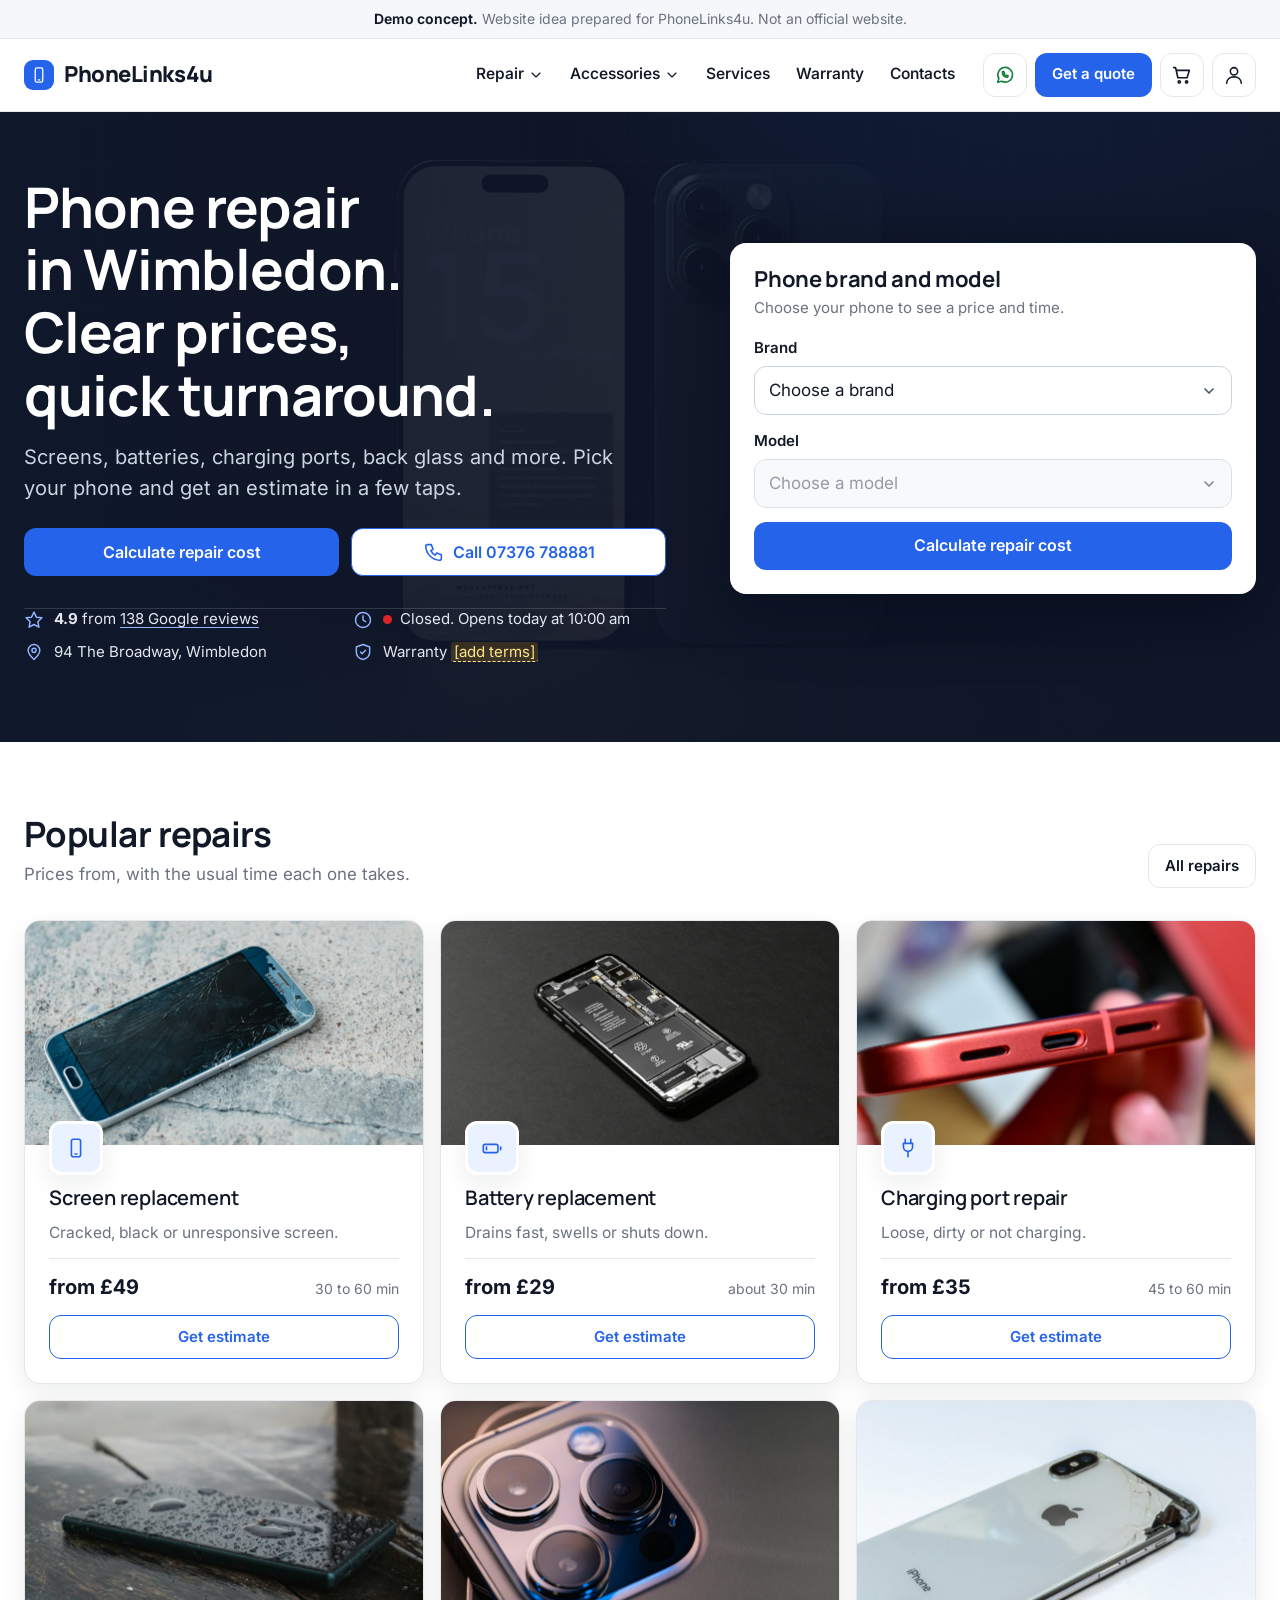
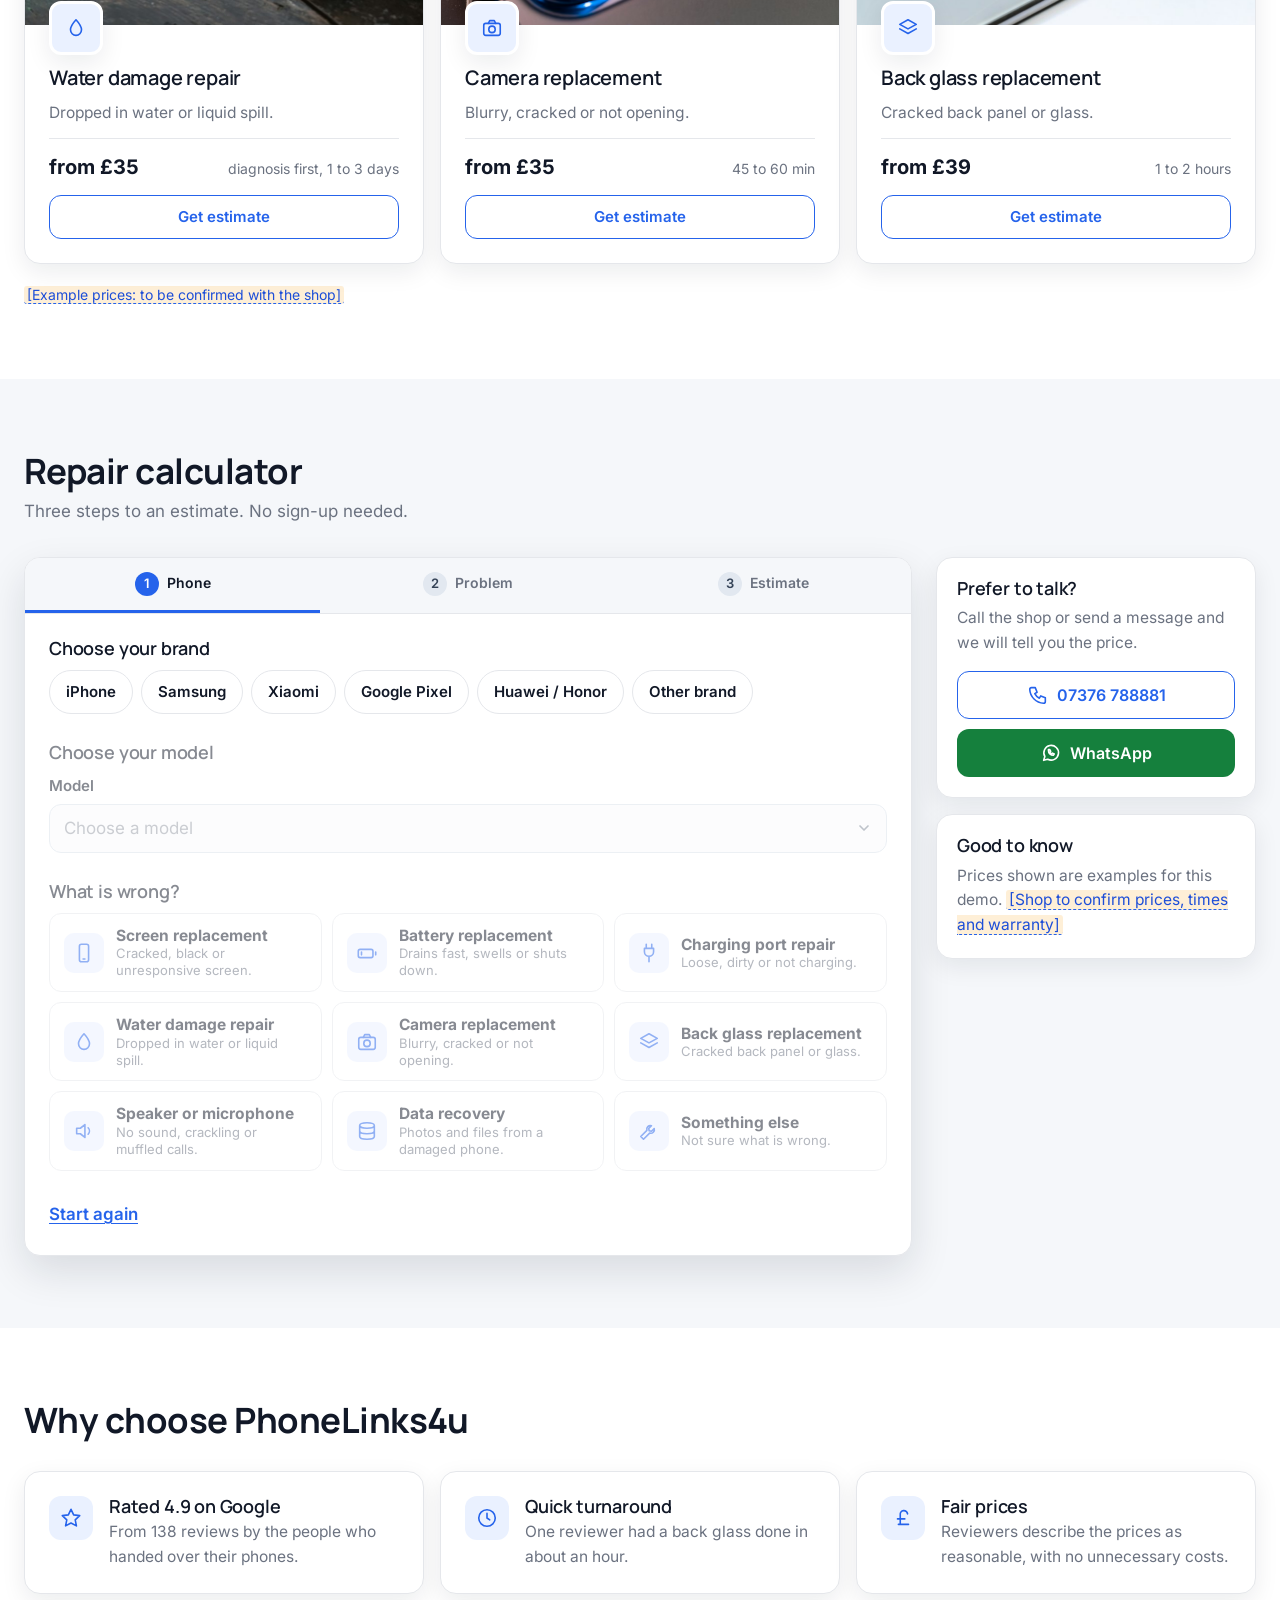
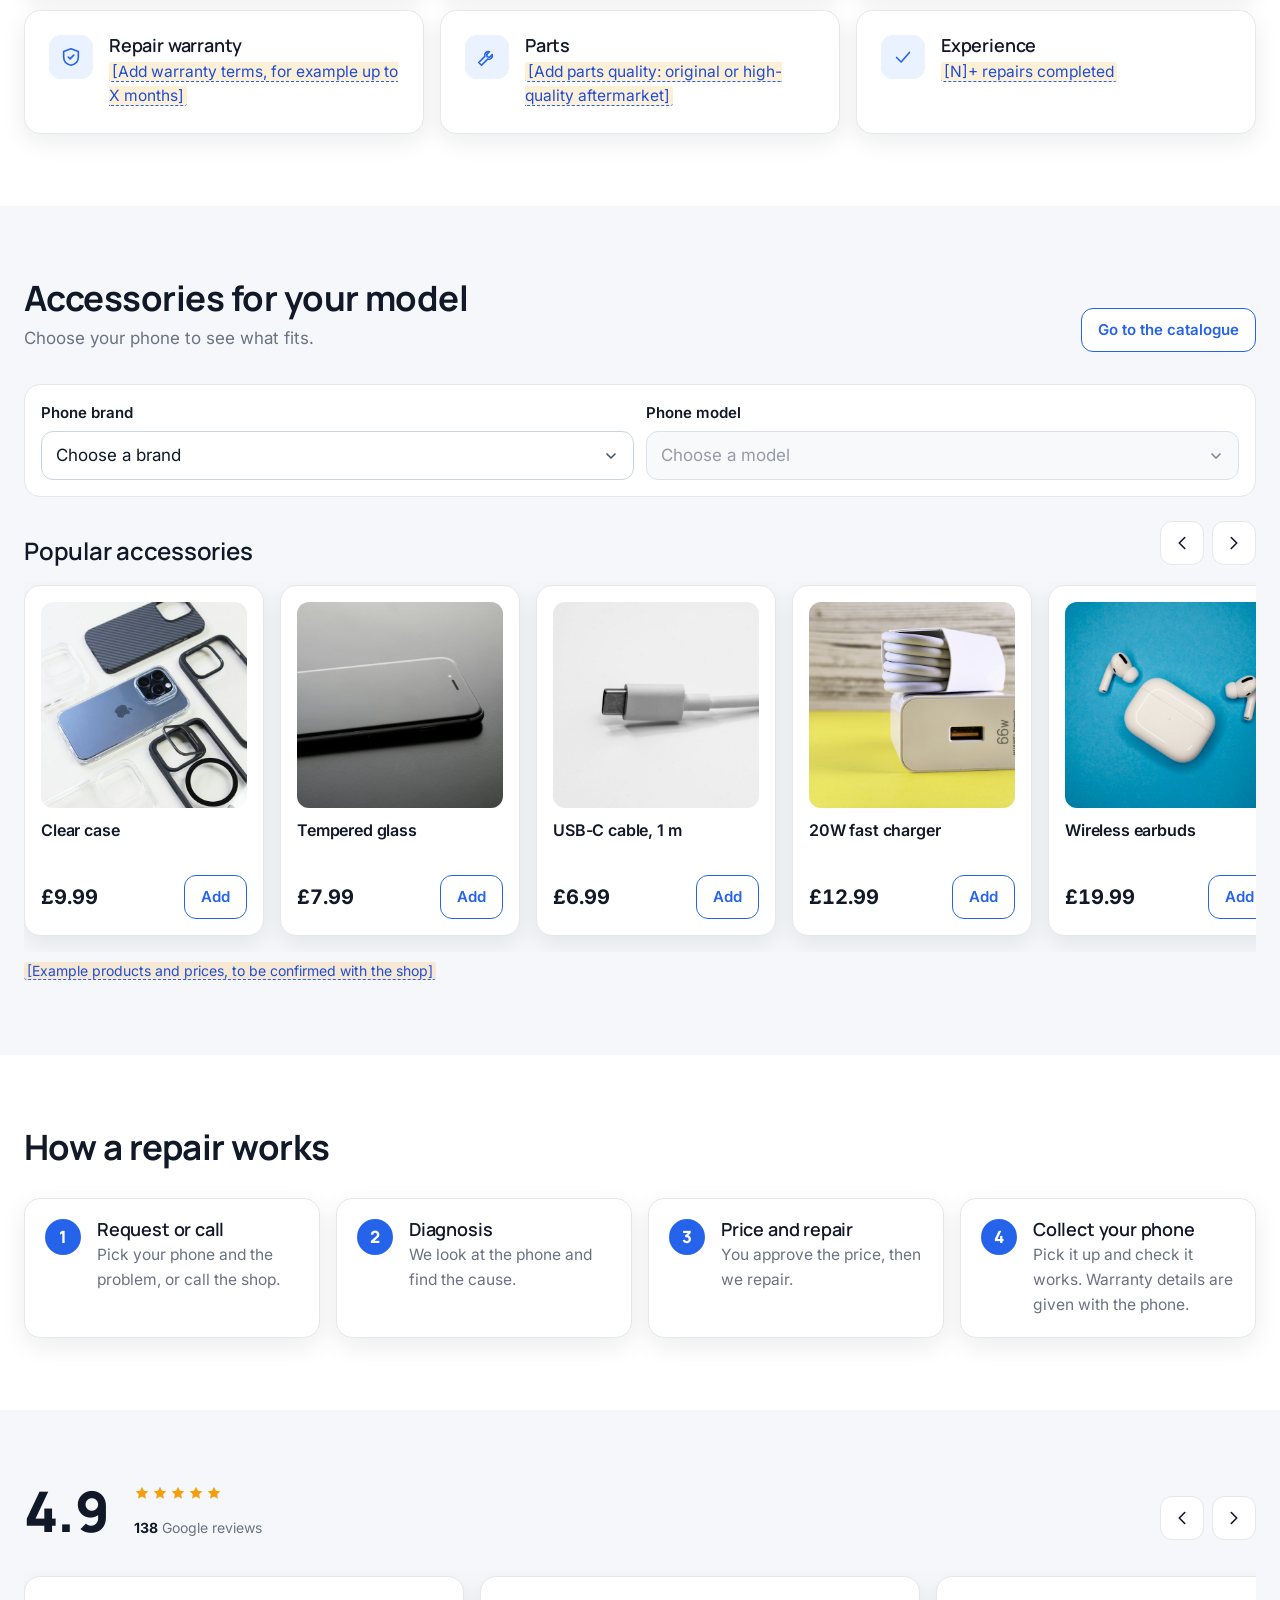
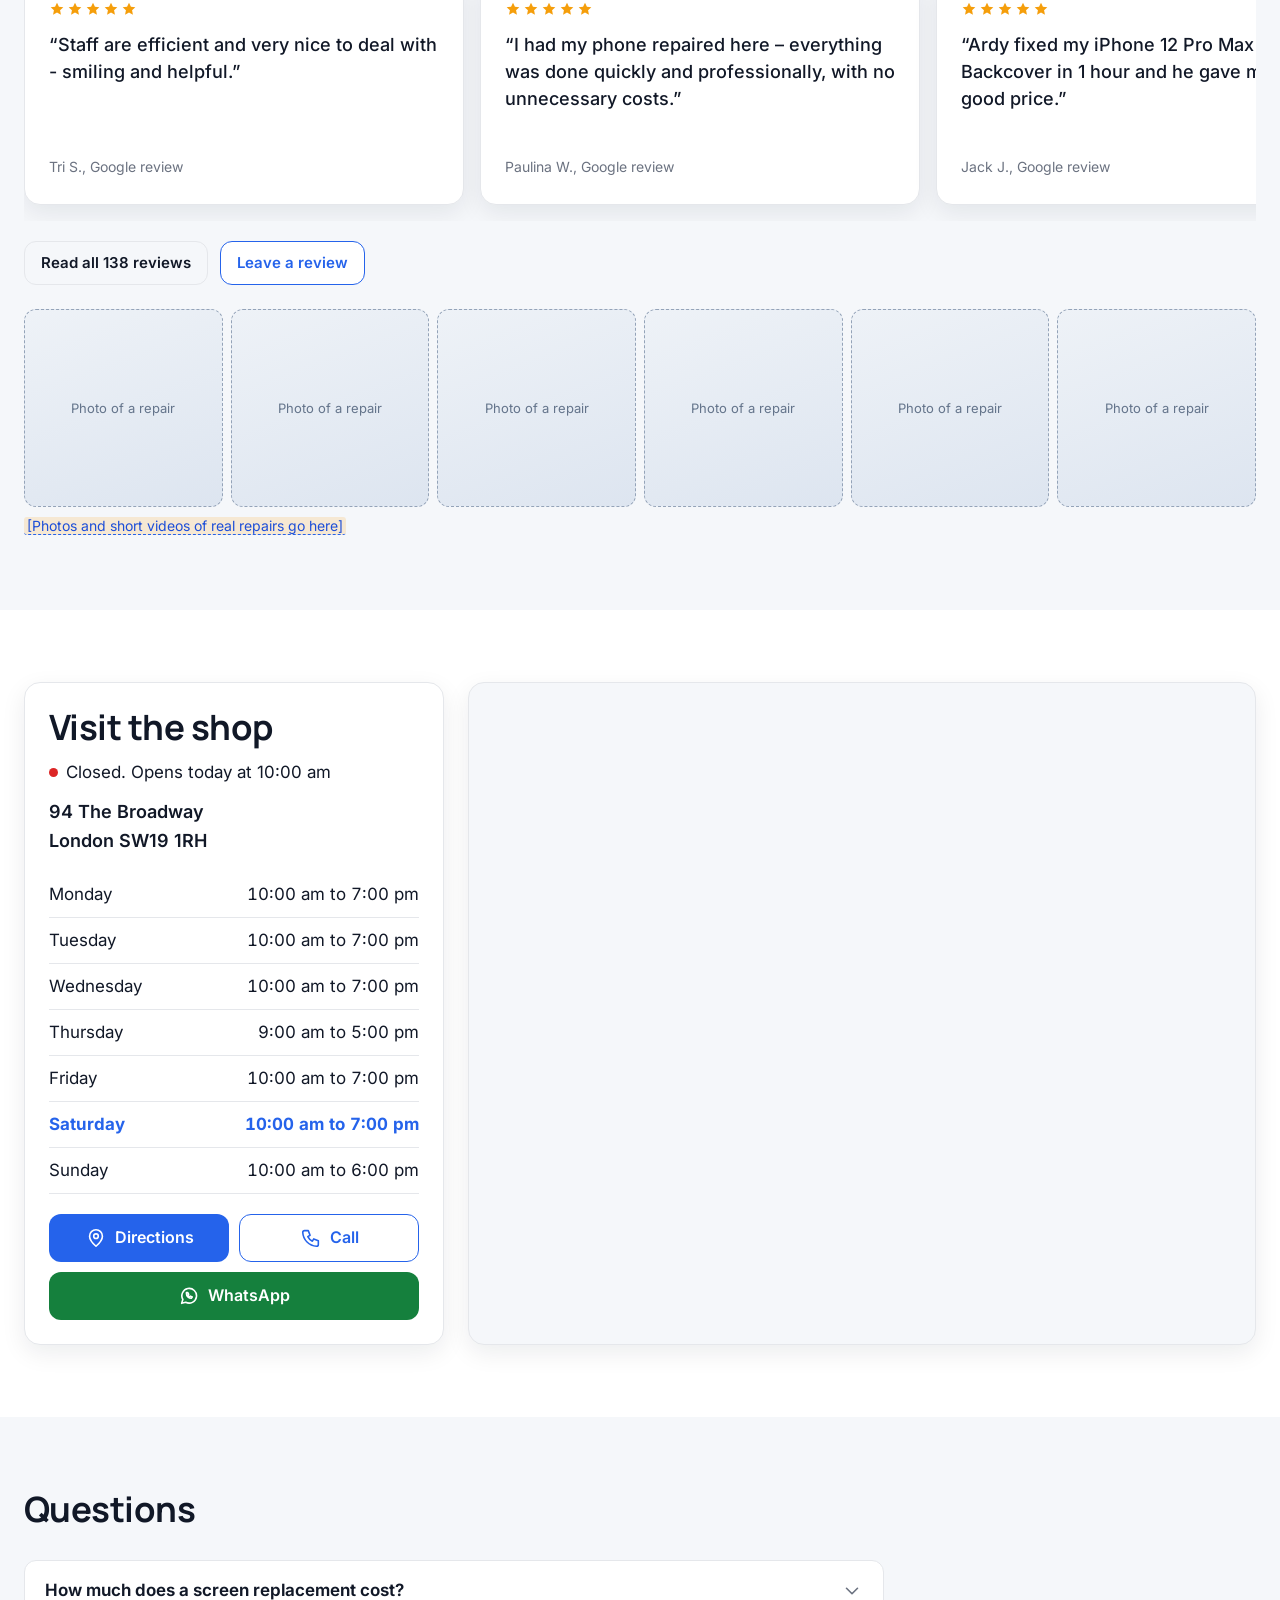
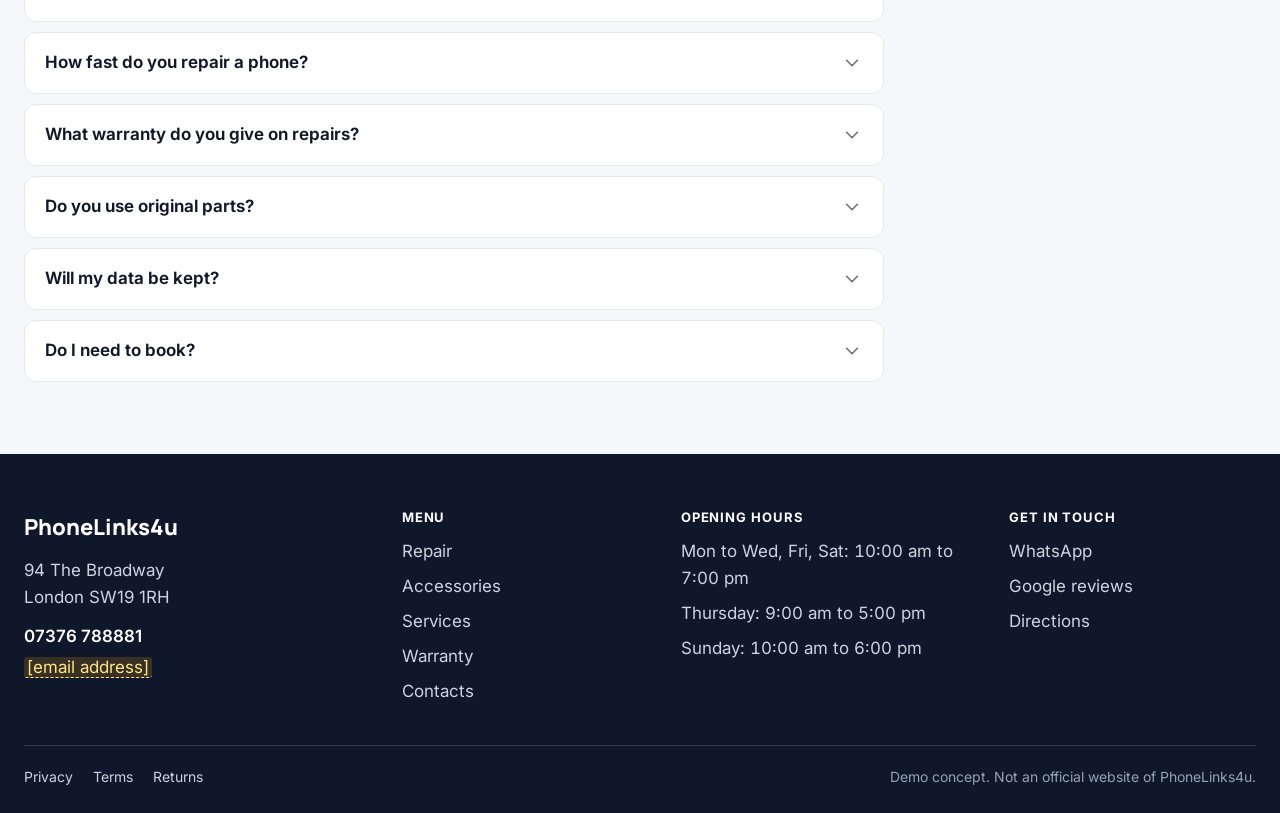
<file: index.html>
<!doctype html>
<html lang="en-GB">
<head>
<meta charset="utf-8">
<meta name="viewport" content="width=device-width, initial-scale=1">
<meta name="robots" content="noindex, nofollow">
<meta name="theme-color" content="#0F172A">
<title>PhoneLinks4u | Phone repair in Wimbledon</title>
<meta name="description" content="PhoneLinks4u, 94 The Broadway, Wimbledon. Phone repairs and accessories. Rated 4.9 on Google from 138 reviews.">
<link rel="stylesheet" href="assets/css/tokens.css">
<link rel="stylesheet" href="assets/css/base.css">
<script type="application/ld+json">
{"@context": "https://schema.org", "@type": "LocalBusiness", "name": "PhoneLinks4u", "description": "Mobile phone repairs and accessories", "address": {"@type": "PostalAddress", "streetAddress": "94 The Broadway", "addressLocality": "London", "postalCode": "SW19 1RH", "addressCountry": "GB"}, "telephone": "+447376788881", "openingHoursSpecification": [{"@type": "OpeningHoursSpecification", "dayOfWeek": ["Monday", "Tuesday", "Wednesday", "Friday", "Saturday"], "opens": "10:00", "closes": "19:00"}, {"@type": "OpeningHoursSpecification", "dayOfWeek": "Thursday", "opens": "09:00", "closes": "17:00"}, {"@type": "OpeningHoursSpecification", "dayOfWeek": "Sunday", "opens": "10:00", "closes": "18:00"}], "aggregateRating": {"@type": "AggregateRating", "ratingValue": "4.9", "reviewCount": "138"}}
</script>
</head>
<body>
<svg width="0" height="0" style="position:absolute" aria-hidden="true" focusable="false">
<symbol id="i-phone" viewBox="0 0 24 24"><path d="M5 4h4l2 5-2.5 1.5a11 11 0 0 0 5 5L15 13l5 2v4a2 2 0 0 1-2 2A16 16 0 0 1 3 6a2 2 0 0 1 2-2z"/></symbol>
<symbol id="i-screen" viewBox="0 0 24 24"><rect x="7" y="2.5" width="10" height="19" rx="2.2"/><path d="M11 18.5h2"/></symbol>
<symbol id="i-battery" viewBox="0 0 24 24"><rect x="2.5" y="8" width="16" height="9" rx="2"/><path d="M21.5 11v3M6 11v3"/></symbol>
<symbol id="i-plug" viewBox="0 0 24 24"><path d="M9 2.5v4.5M15 2.5v4.5M7 7h10v3.5a5 5 0 0 1-10 0V7zM12 15.5v6"/></symbol>
<symbol id="i-drop" viewBox="0 0 24 24"><path d="M12 3s6 6.5 6 11a6 6 0 0 1-12 0c0-4.5 6-11 6-11z"/></symbol>
<symbol id="i-camera" viewBox="0 0 24 24"><rect x="3" y="7" width="18" height="13" rx="2.2"/><circle cx="12" cy="13.5" r="3.5"/><path d="M8 7l1.5-3h5L16 7"/></symbol>
<symbol id="i-data" viewBox="0 0 24 24"><path d="M4 6c0-1.7 3.6-3 8-3s8 1.3 8 3-3.6 3-8 3-8-1.3-8-3zM4 6v6c0 1.7 3.6 3 8 3s8-1.3 8-3V6M4 12v6c0 1.7 3.6 3 8 3s8-1.3 8-3v-6"/></symbol>
<symbol id="i-back" viewBox="0 0 24 24"><path d="M12 3l9 5-9 5-9-5 9-5zM3 13l9 5 9-5"/></symbol>
<symbol id="i-shield" viewBox="0 0 24 24"><path d="M12 3l8 3v6c0 5-3.5 8-8 9-4.5-1-8-4-8-9V6l8-3zM9 12l2 2 4-4"/></symbol>
<symbol id="i-clock" viewBox="0 0 24 24"><circle cx="12" cy="12" r="9"/><path d="M12 7v5l3 2"/></symbol>
<symbol id="i-check" viewBox="0 0 24 24"><path d="M5 12.5l5 5 9-10.5"/></symbol>
<symbol id="i-tool" viewBox="0 0 24 24"><path d="M14.7 6.3a4 4 0 0 0-5 5L3 18l3 3 6.7-6.7a4 4 0 0 0 5-5l-3 3-2.5-.5-.5-2.5 3-3z"/></symbol>
<symbol id="i-cart" viewBox="0 0 24 24"><path d="M3 4h2l2.5 11h10L20 7H6.5"/><circle cx="9" cy="19.5" r="1.2"/><circle cx="17" cy="19.5" r="1.2"/></symbol>
<symbol id="i-user" viewBox="0 0 24 24"><circle cx="12" cy="8" r="4"/><path d="M4 21c0-4.4 3.6-7 8-7s8 2.6 8 7"/></symbol>
<symbol id="i-menu" viewBox="0 0 24 24"><path d="M4 7h16M4 12h16M4 17h16"/></symbol>
<symbol id="i-close" viewBox="0 0 24 24"><path d="M6 6l12 12M18 6L6 18"/></symbol>
<symbol id="i-chevron" viewBox="0 0 24 24"><path d="M6 9l6 6 6-6"/></symbol>
<symbol id="i-prev" viewBox="0 0 24 24"><path d="M15 6l-6 6 6 6"/></symbol>
<symbol id="i-next" viewBox="0 0 24 24"><path d="M9 6l6 6-6 6"/></symbol>
<symbol id="i-pin" viewBox="0 0 24 24"><path d="M12 21s7-6.2 7-11a7 7 0 1 0-14 0c0 4.8 7 11 7 11z"/><circle cx="12" cy="10" r="2.5"/></symbol>
<symbol id="i-star" viewBox="0 0 24 24"><polygon points="12 2.5 14.9 8.6 21.5 9.4 16.6 14 17.9 20.6 12 17.4 6.1 20.6 7.4 14 2.5 9.4 9.1 8.6"/></symbol>
<symbol id="i-upload" viewBox="0 0 24 24"><path d="M12 16V4M7 9l5-5 5 5M4 20h16"/></symbol>
<symbol id="i-box" viewBox="0 0 24 24"><path d="M3 8l9-5 9 5v8l-9 5-9-5V8zM3 8l9 5 9-5M12 13v8"/></symbol>
<symbol id="i-speaker" viewBox="0 0 24 24"><path d="M4 9v6h4l5 4V5L8 9H4zM16.5 8.5a5 5 0 0 1 0 7"/></symbol>
<symbol id="i-audio" viewBox="0 0 24 24"><path d="M4 14v-2a8 8 0 0 1 16 0v2M4 14h3v5H5a1 1 0 0 1-1-1v-4zM20 14h-3v5h2a1 1 0 0 0 1-1v-4z"/></symbol>
<symbol id="i-pound" viewBox="0 0 24 24"><path d="M17 7.5a4 4 0 0 0-8 1V13M6 13h8M7 19h11M9 13v6"/></symbol>
<symbol id="i-wa" viewBox="0 0 24 24"><path d="M4 20l1.3-4.2A8 8 0 1 1 8.4 18.8L4 20z"/><path d="M9.2 9.2c0 2.9 2.4 5.3 5.3 5.3l1-1.4-1.9-1-1 .8a3.4 3.4 0 0 1-1.7-1.7l.8-1-1-1.9-1.5 0z"/></symbol>
</svg>
<a class="skip" href="#main">Skip to content</a>
<div class="demo-bar"><strong>Demo concept.</strong> Website idea prepared for PhoneLinks4u. Not an official website.</div>
<header class="site-header">
  <div class="container header-row">
    <a class="brand" href="index.html" aria-label="PhoneLinks4u, home"><span class="brand-mark"><svg class="i " aria-hidden="true"><use href="#i-screen"/></svg></span>PhoneLinks4u</a>
    <nav class="nav-desktop" aria-label="Main"><ul>
      <li class="nav-item" data-dropdown><button class="nav-trigger" type="button" aria-expanded="false" aria-controls="dd-repair">Repair <svg class="i " aria-hidden="true"><use href="#i-chevron"/></svg></button><div class="dropdown" id="dd-repair"><div class="col"><h3>By brand</h3><ul><li><a href="repair/index.html#iphone">iPhone</a></li><li><a href="repair/index.html#samsung">Samsung</a></li><li><a href="repair/index.html#xiaomi">Xiaomi</a></li><li><a href="repair/index.html#pixel">Google Pixel</a></li><li><a href="repair/index.html#huawei">Huawei / Honor</a></li><li><a href="repair/index.html#other">Other brand</a></li></ul></div><div class="col"><h3>By problem</h3><ul><li><a href="repair/index.html#card-screen">Screen replacement</a></li><li><a href="repair/index.html#card-battery">Battery replacement</a></li><li><a href="repair/index.html#card-charging">Charging port repair</a></li><li><a href="repair/index.html#card-water">Water damage repair</a></li><li><a href="repair/index.html#card-camera">Camera replacement</a></li><li><a href="repair/index.html#card-back">Back glass replacement</a></li><li><a href="repair/index.html#card-audio">Speaker or microphone</a></li><li><a href="repair/index.html#card-data">Data recovery</a></li></ul></div></div></li>
      <li class="nav-item" data-dropdown><button class="nav-trigger" type="button" aria-expanded="false" aria-controls="dd-acc">Accessories <svg class="i " aria-hidden="true"><use href="#i-chevron"/></svg></button><div class="dropdown" id="dd-acc"><div class="col"><h3>By type</h3><ul><li><a href="accessories/index.html#cat-0">Cases</a></li><li><a href="accessories/index.html#cat-1">Screen protectors</a></li><li><a href="accessories/index.html#cat-2">Cables and chargers</a></li><li><a href="accessories/index.html#cat-3">Wireless chargers</a></li><li><a href="accessories/index.html#cat-4">Headphones</a></li><li><a href="accessories/index.html#cat-5">Power banks</a></li><li><a href="accessories/index.html#cat-6">Holders and rings</a></li><li><a href="accessories/index.html#cat-7">Memory cards</a></li></ul></div><div class="col"><h3>By phone</h3><ul><li><a href="accessories/index.html#model">For iPhone</a></li><li><a href="accessories/index.html#model">For Samsung</a></li><li><a href="accessories/index.html#model">For Xiaomi</a></li><li><a href="accessories/index.html#model">For Google Pixel</a></li><li><a href="accessories/index.html#model">For Huawei / Honor</a></li></ul></div></div></li>
      <li class="nav-item"><a class="nav-link" href="services/index.html">Services</a></li><li class="nav-item"><a class="nav-link" href="warranty/index.html">Warranty</a></li><li class="nav-item"><a class="nav-link" href="contact/index.html">Contacts</a></li>
    </ul></nav>
    <div class="header-actions">
      <a class="header-phone" href="tel:+447376788881"><svg class="i " aria-hidden="true"><use href="#i-phone"/></svg><span>07376 788881</span></a>
      <a class="icon-btn wa hide-sm" href="https://wa.me/447376788881" target="_blank" rel="noopener" aria-label="Message us on WhatsApp"><svg class="i " aria-hidden="true"><use href="#i-wa"/></svg></a>
      <a class="btn btn-primary btn-sm header-quote" href="index.html#calculator">Get a quote</a>
      <a class="icon-btn header-cart" href="#" data-fullsite aria-label="Basket (part of the full site)" title="Basket: part of the full site"><svg class="i " aria-hidden="true"><use href="#i-cart"/></svg></a>
      <a class="icon-btn header-account" href="#" data-fullsite aria-label="Sign in (part of the full site)" title="Sign in: part of the full site"><svg class="i " aria-hidden="true"><use href="#i-user"/></svg></a>
      <button class="icon-btn burger" type="button" aria-label="Open menu" aria-expanded="false" aria-controls="drawer" data-open-drawer><svg class="i " aria-hidden="true"><use href="#i-menu"/></svg></button>
    </div>
  </div>
</header>
<div class="drawer" id="drawer" role="dialog" aria-modal="true" aria-label="Menu" hidden>
  <div class="drawer-top">
    <span class="brand"><span class="brand-mark"><svg class="i " aria-hidden="true"><use href="#i-screen"/></svg></span>PhoneLinks4u</span>
    <button class="icon-btn" type="button" aria-label="Close menu" data-close-drawer><svg class="i " aria-hidden="true"><use href="#i-close"/></svg></button>
  </div>
  <nav aria-label="Mobile"><ul>
    <li><a href="repair/index.html">Repair <svg class="i " aria-hidden="true"><use href="#i-next"/></svg></a></li>
    <li><a href="accessories/index.html">Accessories <svg class="i " aria-hidden="true"><use href="#i-next"/></svg></a></li>
    <li><a href="services/index.html">Services <svg class="i " aria-hidden="true"><use href="#i-next"/></svg></a></li>
    <li><a href="warranty/index.html">Warranty <svg class="i " aria-hidden="true"><use href="#i-next"/></svg></a></li>
    <li><a href="contact/index.html">Contacts <svg class="i " aria-hidden="true"><use href="#i-next"/></svg></a></li>
  </ul></nav>
  <div class="drawer-foot">
    <a class="btn btn-primary btn-block" href="index.html#calculator">Get a repair quote</a>
    <a class="btn btn-secondary btn-block" href="tel:+447376788881"><svg class="i " aria-hidden="true"><use href="#i-phone"/></svg> Call 07376 788881</a>
    <a class="btn btn-wa btn-block" href="https://wa.me/447376788881" target="_blank" rel="noopener"><svg class="i " aria-hidden="true"><use href="#i-wa"/></svg> WhatsApp</a>
    <a class="btn btn-ghost btn-block" href="#" data-fullsite><svg class="i " aria-hidden="true"><use href="#i-user"/></svg> Sign in</a>
    <address>94 The Broadway<br>London SW19 1RH</address>
  </div>
</div>
<main id="main">
<section class="hero">
  <img class="hero-bg" src="assets/img/hero-phones.jpg" alt="" width="1600" height="900" fetchpriority="high">
  <div class="container hero-grid">
    <div>
      <h1>Phone repair in Wimbledon. Clear prices, quick turnaround.</h1>
      <p class="hero-sub">Screens, batteries, charging ports, back glass and more. Pick your phone and get an estimate in a few taps.</p>
      <div class="hero-links">
        <a class="btn btn-primary" href="#calculator">Calculate repair cost</a>
        <a class="btn btn-secondary" href="tel:+447376788881"><svg class="i " aria-hidden="true"><use href="#i-phone"/></svg> Call 07376 788881</a>
      </div>
      <ul class="trust" role="list">
        <li><svg class="i " aria-hidden="true"><use href="#i-star"/></svg><span><strong>4.9</strong> from <a href="https://www.google.com/maps/place/?q=place_id:ChIJW7tWdm5xdkgRounIknlrPsY" target="_blank" rel="noopener">138 Google reviews</a></span></li>
        <li><svg class="i " aria-hidden="true"><use href="#i-clock"/></svg><span class="status" data-open-status data-state="closed">Check opening hours</span></li>
        <li><svg class="i " aria-hidden="true"><use href="#i-pin"/></svg><span>94 The Broadway, Wimbledon</span></li>
        <li><svg class="i " aria-hidden="true"><use href="#i-shield"/></svg><span>Warranty <span class="todo">[add terms]</span></span></li>
      </ul>
    </div>
    <form class="quick" data-quick novalidate>
      <h2>Phone brand and model</h2>
      <p>Choose your phone to see a price and time.</p>
      <div class="field"><label for="q-brand">Brand</label><select id="q-brand" data-q-brand></select><span class="error">Choose a brand.</span></div>
      <div class="field"><label for="q-model">Model</label><select id="q-model" data-q-model disabled></select><span class="error">Choose a model.</span></div>
      <button class="btn btn-primary btn-block" type="submit">Calculate repair cost</button>
    </form>
  </div>
</section>

<section class="section" id="repairs">
  <div class="container">
    <div class="section-head">
      <div><h2>Popular repairs</h2><p>Prices from, with the usual time each one takes.</p></div>
      <a class="btn btn-ghost btn-sm" href="repair/index.html">All repairs</a>
    </div>
    <div class="repair-grid">
<article class="card repair-card has-img" id="card-screen">
  <img class="card-img" src="assets/img/rep-screen.jpg" alt="Phone with a cracked screen" width="800" height="450" loading="lazy" decoding="async">
  <span class="ico"><svg class="i " aria-hidden="true"><use href="#i-screen"/></svg></span>
  <h3>Screen replacement</h3>
  <p>Cracked, black or unresponsive screen.</p>
  <div class="meta"><span class="price">from £49</span><span class="caption">30 to 60 min</span></div>
  <a class="btn btn-secondary btn-sm" href="#calculator" data-pick-fault="screen">Get estimate</a>
</article>
<article class="card repair-card has-img" id="card-battery">
  <img class="card-img" src="assets/img/rep-battery.jpg" alt="Inside of a phone showing the battery" width="800" height="450" loading="lazy" decoding="async">
  <span class="ico"><svg class="i " aria-hidden="true"><use href="#i-battery"/></svg></span>
  <h3>Battery replacement</h3>
  <p>Drains fast, swells or shuts down.</p>
  <div class="meta"><span class="price">from £29</span><span class="caption">about 30 min</span></div>
  <a class="btn btn-secondary btn-sm" href="#calculator" data-pick-fault="battery">Get estimate</a>
</article>
<article class="card repair-card has-img" id="card-charging">
  <img class="card-img" src="assets/img/rep-charging.jpg" alt="USB-C charging port on a phone" width="800" height="450" loading="lazy" decoding="async">
  <span class="ico"><svg class="i " aria-hidden="true"><use href="#i-plug"/></svg></span>
  <h3>Charging port repair</h3>
  <p>Loose, dirty or not charging.</p>
  <div class="meta"><span class="price">from £35</span><span class="caption">45 to 60 min</span></div>
  <a class="btn btn-secondary btn-sm" href="#calculator" data-pick-fault="charging">Get estimate</a>
</article>
<article class="card repair-card has-img" id="card-water">
  <img class="card-img" src="assets/img/rep-water.jpg" alt="Phone covered in water drops" width="800" height="450" loading="lazy" decoding="async">
  <span class="ico"><svg class="i " aria-hidden="true"><use href="#i-drop"/></svg></span>
  <h3>Water damage repair</h3>
  <p>Dropped in water or liquid spill.</p>
  <div class="meta"><span class="price">from £35</span><span class="caption">diagnosis first, 1 to 3 days</span></div>
  <a class="btn btn-secondary btn-sm" href="#calculator" data-pick-fault="water">Get estimate</a>
</article>
<article class="card repair-card has-img" id="card-camera">
  <img class="card-img" src="assets/img/rep-camera.jpg" alt="Close-up of phone camera lenses" width="800" height="450" loading="lazy" decoding="async">
  <span class="ico"><svg class="i " aria-hidden="true"><use href="#i-camera"/></svg></span>
  <h3>Camera replacement</h3>
  <p>Blurry, cracked or not opening.</p>
  <div class="meta"><span class="price">from £35</span><span class="caption">45 to 60 min</span></div>
  <a class="btn btn-secondary btn-sm" href="#calculator" data-pick-fault="camera">Get estimate</a>
</article>
<article class="card repair-card has-img" id="card-back">
  <img class="card-img" src="assets/img/rep-back.jpg" alt="iPhone with cracked back glass" width="800" height="450" loading="lazy" decoding="async">
  <span class="ico"><svg class="i " aria-hidden="true"><use href="#i-back"/></svg></span>
  <h3>Back glass replacement</h3>
  <p>Cracked back panel or glass.</p>
  <div class="meta"><span class="price">from £39</span><span class="caption">1 to 2 hours</span></div>
  <a class="btn btn-secondary btn-sm" href="#calculator" data-pick-fault="back">Get estimate</a>
</article>
    </div>
    <p class="caption" style="margin-top:20px"><span class="todo">[Example prices: to be confirmed with the shop]</span></p>
  </div>
</section>

<section class="section section--alt" id="calc-section">
  <div class="container">
    <div class="section-head"><div><h2>Repair calculator</h2><p>Three steps to an estimate. No sign-up needed.</p></div></div>
    <div class="calc-layout">
      <div class="calc" id="calculator">
        <ol class="calc-steps" aria-label="Steps"><li class="is-active"><span>1</span>Phone</li><li><span>2</span>Problem</li><li><span>3</span>Estimate</li></ol>
        <div class="calc-body">
          <div class="calc-group"><h3>Choose your brand</h3><div class="chips" data-brand-chips role="group" aria-label="Phone brand"></div></div>
          <div class="calc-group group-locked" data-model-group><h3>Choose your model</h3>
            <div class="field" style="margin:0"><label for="calc-model">Model</label><select id="calc-model" data-model disabled></select></div>
          </div>
          <div class="calc-group group-locked" data-fault-group><h3>What is wrong?</h3><div class="fault-grid"><button class="fault" type="button" data-fault="screen" aria-pressed="false" disabled><span class="ico"><svg class="i " aria-hidden="true"><use href="#i-screen"/></svg></span><span><strong>Screen replacement</strong><small>Cracked, black or unresponsive screen.</small></span></button><button class="fault" type="button" data-fault="battery" aria-pressed="false" disabled><span class="ico"><svg class="i " aria-hidden="true"><use href="#i-battery"/></svg></span><span><strong>Battery replacement</strong><small>Drains fast, swells or shuts down.</small></span></button><button class="fault" type="button" data-fault="charging" aria-pressed="false" disabled><span class="ico"><svg class="i " aria-hidden="true"><use href="#i-plug"/></svg></span><span><strong>Charging port repair</strong><small>Loose, dirty or not charging.</small></span></button><button class="fault" type="button" data-fault="water" aria-pressed="false" disabled><span class="ico"><svg class="i " aria-hidden="true"><use href="#i-drop"/></svg></span><span><strong>Water damage repair</strong><small>Dropped in water or liquid spill.</small></span></button><button class="fault" type="button" data-fault="camera" aria-pressed="false" disabled><span class="ico"><svg class="i " aria-hidden="true"><use href="#i-camera"/></svg></span><span><strong>Camera replacement</strong><small>Blurry, cracked or not opening.</small></span></button><button class="fault" type="button" data-fault="back" aria-pressed="false" disabled><span class="ico"><svg class="i " aria-hidden="true"><use href="#i-back"/></svg></span><span><strong>Back glass replacement</strong><small>Cracked back panel or glass.</small></span></button><button class="fault" type="button" data-fault="audio" aria-pressed="false" disabled><span class="ico"><svg class="i " aria-hidden="true"><use href="#i-speaker"/></svg></span><span><strong>Speaker or microphone</strong><small>No sound, crackling or muffled calls.</small></span></button><button class="fault" type="button" data-fault="data" aria-pressed="false" disabled><span class="ico"><svg class="i " aria-hidden="true"><use href="#i-data"/></svg></span><span><strong>Data recovery</strong><small>Photos and files from a damaged phone.</small></span></button><button class="fault" type="button" data-fault="other" aria-pressed="false" disabled><span class="ico"><svg class="i " aria-hidden="true"><use href="#i-tool"/></svg></span><span><strong>Something else</strong><small>Not sure what is wrong.</small></span></button></div></div>
          <div class="result" data-result hidden aria-live="polite">
            <div class="result-grid"><span class="label">Your estimate</span><span data-title style="font-weight:600"></span></div>
            <div class="big" data-price></div>
            <div class="when" data-when></div>
            <p class="note">Example prices to show how the calculator works. The final price is agreed after the phone is checked.</p>
          </div>
          <div class="book" data-book hidden>
            <h3>Book this repair</h3>
            <div class="success-box" data-success role="status" tabindex="-1"><svg class="i " aria-hidden="true"><use href="#i-check"/></svg><span>Request received. This is a demo, nothing was sent.</span></div>
            <form data-book-form novalidate>
              <div class="field"><label for="b-summary">Your repair</label><input id="b-summary" data-summary type="text" readonly></div>
              <div class="field"><label for="b-phone">Phone number</label><input id="b-phone" name="phone" type="tel" autocomplete="tel" inputmode="tel" required aria-required="true"><span class="error">Enter a phone number we can call.</span></div>
              <div class="field"><label for="b-name">Name <span class="muted" style="font-weight:400">(optional)</span></label><input id="b-name" name="name" type="text" autocomplete="name" maxlength="80"></div>
              <div class="field"><label for="b-desc">Anything else? <span class="muted" style="font-weight:400">(optional)</span></label><textarea id="b-desc" name="desc" maxlength="500"></textarea></div>
              <div class="field"><label for="b-photo">Photo of the phone <span class="muted" style="font-weight:400">(optional)</span></label><input id="b-photo" name="photo" type="file" accept="image/*"></div>
              <label class="check"><input type="checkbox" name="consent" required> <span>I agree to be contacted about this request and to the privacy policy.</span></label>
              <div class="book-actions">
                <button class="btn btn-primary" type="submit">Book repair</button>
                <a class="btn btn-secondary" href="tel:+447376788881"><svg class="i " aria-hidden="true"><use href="#i-phone"/></svg> Call</a>
                <a class="btn btn-wa" data-wa href="https://wa.me/447376788881" target="_blank" rel="noopener"><svg class="i " aria-hidden="true"><use href="#i-wa"/></svg> WhatsApp</a>
              </div>
            </form>
          </div>
          <button class="reset" type="button" data-reset>Start again</button>
        </div>
      </div>
      <aside class="calc-side">
        <div class="card"><h3 style="font-size:1.125rem;margin-bottom:8px">Prefer to talk?</h3>
          <p class="muted" style="margin-bottom:16px;font-size:.9688rem">Call the shop or send a message and we will tell you the price.</p>
          <div style="display:grid;gap:10px"><a class="btn btn-secondary" href="tel:+447376788881"><svg class="i " aria-hidden="true"><use href="#i-phone"/></svg> 07376 788881</a><a class="btn btn-wa" href="https://wa.me/447376788881" target="_blank" rel="noopener"><svg class="i " aria-hidden="true"><use href="#i-wa"/></svg> WhatsApp</a></div>
        </div>
        <div class="card"><h3 style="font-size:1.125rem;margin-bottom:8px">Good to know</h3>
          <p class="muted" style="font-size:.9688rem">Prices shown are examples for this demo. <span class="todo">[Shop to confirm prices, times and warranty]</span></p>
        </div>
      </aside>
    </div>
  </div>
</section>

<section class="section" id="why">
  <div class="container">
    <div class="section-head"><h2>Why choose PhoneLinks4u</h2></div>
    <div class="why-grid"><article class="card why-card"><span class="ico"><svg class="i " aria-hidden="true"><use href="#i-star"/></svg></span><div><h3>Rated 4.9 on Google</h3><p>From 138 reviews by the people who handed over their phones.</p></div></article><article class="card why-card"><span class="ico"><svg class="i " aria-hidden="true"><use href="#i-clock"/></svg></span><div><h3>Quick turnaround</h3><p>One reviewer had a back glass done in about an hour.</p></div></article><article class="card why-card"><span class="ico"><svg class="i " aria-hidden="true"><use href="#i-pound"/></svg></span><div><h3>Fair prices</h3><p>Reviewers describe the prices as reasonable, with no unnecessary costs.</p></div></article><article class="card why-card"><span class="ico"><svg class="i " aria-hidden="true"><use href="#i-shield"/></svg></span><div><h3>Repair warranty</h3><p><span class="todo">[Add warranty terms, for example up to X months]</span></p></div></article><article class="card why-card"><span class="ico"><svg class="i " aria-hidden="true"><use href="#i-tool"/></svg></span><div><h3>Parts</h3><p><span class="todo">[Add parts quality: original or high-quality aftermarket]</span></p></div></article><article class="card why-card"><span class="ico"><svg class="i " aria-hidden="true"><use href="#i-check"/></svg></span><div><h3>Experience</h3><p><span class="todo">[N]+ repairs completed</span></p></div></article></div>
  </div>
</section>

<section class="section section--alt" id="accessories">
  <div class="container">
    <div class="section-head">
      <div><h2>Accessories for your model</h2><p>Choose your phone to see what fits.</p></div>
      <a class="btn btn-secondary btn-sm" href="accessories/index.html">Go to the catalogue</a>
    </div>
    <div data-acc>
    <div class="model-filter" id="model">
      <div class="field"><label for="a-brand">Phone brand</label><select id="a-brand" data-a-brand></select></div>
      <div class="field"><label for="a-model">Phone model</label><select id="a-model" data-a-model disabled></select></div>
    </div>
    <div data-carousel-wrap>
      <div class="section-head" style="margin-bottom:16px"><h3 data-acc-title>Popular accessories</h3>
        <div class="carousel-controls">
          <button class="icon-btn" type="button" aria-label="Previous products" data-carousel-dir="-1"><svg class="i " aria-hidden="true"><use href="#i-prev"/></svg></button>
          <button class="icon-btn" type="button" aria-label="Next products" data-carousel-dir="1"><svg class="i " aria-hidden="true"><use href="#i-next"/></svg></button>
        </div>
      </div>
      <div class="carousel" data-carousel tabindex="0" aria-label="Accessories">
<article class="card product" data-tpl="Clear case for {model}" data-generic="Clear case" data-specific="1">
  <div class="thumb"><img src="assets/img/acc-case.jpg" alt="Clear phone case on an iPhone" width="600" height="600" loading="lazy" decoding="async"></div>
  <span class="tag" data-fit hidden>Fits your phone</span>
  <h3 data-name>Clear case</h3>
  <div class="row"><span class="price">£9.99</span><button class="btn btn-secondary btn-sm" type="button" data-fullsite>Add</button></div>
</article>
<article class="card product" data-tpl="Tempered glass for {model}" data-generic="Tempered glass" data-specific="1">
  <div class="thumb"><img src="assets/img/acc-glass.jpg" alt="Tempered glass screen protector on a phone" width="600" height="600" loading="lazy" decoding="async"></div>
  <span class="tag" data-fit hidden>Fits your phone</span>
  <h3 data-name>Tempered glass</h3>
  <div class="row"><span class="price">£7.99</span><button class="btn btn-secondary btn-sm" type="button" data-fullsite>Add</button></div>
</article>
<article class="card product" data-tpl="USB-C cable, 1 m" data-generic="USB-C cable, 1 m" data-specific="0">
  <div class="thumb"><img src="assets/img/acc-cable.jpg" alt="White USB-C cable" width="600" height="600" loading="lazy" decoding="async"></div>
  <span class="tag" data-fit hidden>Fits your phone</span>
  <h3 data-name>USB-C cable, 1 m</h3>
  <div class="row"><span class="price">£6.99</span><button class="btn btn-secondary btn-sm" type="button" data-fullsite>Add</button></div>
</article>
<article class="card product" data-tpl="20W fast charger" data-generic="20W fast charger" data-specific="0">
  <div class="thumb"><img src="assets/img/acc-charger.jpg" alt="Fast charger plug with cable" width="600" height="600" loading="lazy" decoding="async"></div>
  <span class="tag" data-fit hidden>Fits your phone</span>
  <h3 data-name>20W fast charger</h3>
  <div class="row"><span class="price">£12.99</span><button class="btn btn-secondary btn-sm" type="button" data-fullsite>Add</button></div>
</article>
<article class="card product" data-tpl="Wireless earbuds" data-generic="Wireless earbuds" data-specific="0">
  <div class="thumb"><img src="assets/img/acc-earbuds.jpg" alt="Wireless earbuds with charging case" width="600" height="600" loading="lazy" decoding="async"></div>
  <span class="tag" data-fit hidden>Fits your phone</span>
  <h3 data-name>Wireless earbuds</h3>
  <div class="row"><span class="price">£19.99</span><button class="btn btn-secondary btn-sm" type="button" data-fullsite>Add</button></div>
</article>
<article class="card product" data-tpl="Power bank 10,000 mAh" data-generic="Power bank 10,000 mAh" data-specific="0">
  <div class="thumb"><img src="assets/img/acc-powerbank.jpg" alt="Silver power bank" width="600" height="600" loading="lazy" decoding="async"></div>
  <span class="tag" data-fit hidden>Fits your phone</span>
  <h3 data-name>Power bank 10,000 mAh</h3>
  <div class="row"><span class="price">£17.99</span><button class="btn btn-secondary btn-sm" type="button" data-fullsite>Add</button></div>
</article>
<article class="card product" data-tpl="Phone ring holder" data-generic="Phone ring holder" data-specific="0">
  <div class="thumb"><img src="assets/img/acc-ring.jpg" alt="Phone with a ring holder on the back" width="600" height="600" loading="lazy" decoding="async"></div>
  <span class="tag" data-fit hidden>Fits your phone</span>
  <h3 data-name>Phone ring holder</h3>
  <div class="row"><span class="price">£3.99</span><button class="btn btn-secondary btn-sm" type="button" data-fullsite>Add</button></div>
</article>
      </div>
    </div>
    <p class="caption" style="margin-top:8px"><span class="todo">[Example products and prices, to be confirmed with the shop]</span></p>
  </div>
  </div>
</section>

<section class="section" id="process">
  <div class="container">
    <div class="section-head"><h2>How a repair works</h2></div>
    <ol class="steps"><li><h3>Request or call</h3><p>Pick your phone and the problem, or call the shop.</p></li><li><h3>Diagnosis</h3><p>We look at the phone and find the cause.</p></li><li><h3>Price and repair</h3><p>You approve the price, then we repair.</p></li><li><h3>Collect your phone</h3><p>Pick it up and check it works. Warranty details are given with the phone.</p></li></ol>
  </div>
</section>

<section class="section section--alt" id="reviews">
  <div class="container" data-carousel-wrap>
    <div class="section-head">
      <div class="review-head">
        <span class="review-score">4.9</span>
        <div><span class="stars" role="img" aria-label="4.9 out of 5 stars"><svg class="i i-fill" aria-hidden="true"><use href="#i-star"/></svg><svg class="i i-fill" aria-hidden="true"><use href="#i-star"/></svg><svg class="i i-fill" aria-hidden="true"><use href="#i-star"/></svg><svg class="i i-fill" aria-hidden="true"><use href="#i-star"/></svg><svg class="i i-fill" aria-hidden="true"><use href="#i-star"/></svg></span><p class="review-count"><strong>138</strong> Google reviews</p></div>
      </div>
      <div class="carousel-controls">
        <button class="icon-btn" type="button" aria-label="Previous reviews" data-carousel-dir="-1"><svg class="i " aria-hidden="true"><use href="#i-prev"/></svg></button>
        <button class="icon-btn" type="button" aria-label="Next reviews" data-carousel-dir="1"><svg class="i " aria-hidden="true"><use href="#i-next"/></svg></button>
      </div>
    </div>
    <div class="carousel" data-carousel tabindex="0" aria-label="Customer reviews">
      <article class="card review"><span class="stars" role="img" aria-label="4.9 out of 5 stars"><svg class="i i-fill" aria-hidden="true"><use href="#i-star"/></svg><svg class="i i-fill" aria-hidden="true"><use href="#i-star"/></svg><svg class="i i-fill" aria-hidden="true"><use href="#i-star"/></svg><svg class="i i-fill" aria-hidden="true"><use href="#i-star"/></svg><svg class="i i-fill" aria-hidden="true"><use href="#i-star"/></svg></span><blockquote>&ldquo;Staff are efficient and very nice to deal with - smiling and helpful.&rdquo;</blockquote><footer><span class="caption">Tri S., Google review</span></footer></article>
      <article class="card review"><span class="stars" role="img" aria-label="4.9 out of 5 stars"><svg class="i i-fill" aria-hidden="true"><use href="#i-star"/></svg><svg class="i i-fill" aria-hidden="true"><use href="#i-star"/></svg><svg class="i i-fill" aria-hidden="true"><use href="#i-star"/></svg><svg class="i i-fill" aria-hidden="true"><use href="#i-star"/></svg><svg class="i i-fill" aria-hidden="true"><use href="#i-star"/></svg></span><blockquote>&ldquo;I had my phone repaired here – everything was done quickly and professionally, with no unnecessary costs.&rdquo;</blockquote><footer><span class="caption">Paulina W., Google review</span></footer></article>
      <article class="card review"><span class="stars" role="img" aria-label="4.9 out of 5 stars"><svg class="i i-fill" aria-hidden="true"><use href="#i-star"/></svg><svg class="i i-fill" aria-hidden="true"><use href="#i-star"/></svg><svg class="i i-fill" aria-hidden="true"><use href="#i-star"/></svg><svg class="i i-fill" aria-hidden="true"><use href="#i-star"/></svg><svg class="i i-fill" aria-hidden="true"><use href="#i-star"/></svg></span><blockquote>&ldquo;Ardy fixed my iPhone 12 Pro Max Glass Backcover in 1 hour and he gave me very good price.&rdquo;</blockquote><footer><span class="caption">Jack J., Google review</span></footer></article>
      <article class="card review"><span class="stars" role="img" aria-label="4.9 out of 5 stars"><svg class="i i-fill" aria-hidden="true"><use href="#i-star"/></svg><svg class="i i-fill" aria-hidden="true"><use href="#i-star"/></svg><svg class="i i-fill" aria-hidden="true"><use href="#i-star"/></svg><svg class="i i-fill" aria-hidden="true"><use href="#i-star"/></svg><svg class="i i-fill" aria-hidden="true"><use href="#i-star"/></svg></span><blockquote>&ldquo;I recently had my phone fixed by PhoneLinks4U, and I couldn’t be more impressed with the service! From start to finish, the experience was seamless.&rdquo;</blockquote><footer><span class="caption">Mauricio S. C., Google review</span></footer></article>
    </div>
    <div class="review-actions">
      <a class="btn btn-ghost btn-sm" href="https://www.google.com/maps/place/?q=place_id:ChIJW7tWdm5xdkgRounIknlrPsY" target="_blank" rel="noopener">Read all 138 reviews</a>
      <a class="btn btn-secondary btn-sm" href="https://search.google.com/local/writereview?placeid=ChIJW7tWdm5xdkgRounIknlrPsY" target="_blank" rel="noopener">Leave a review</a>
    </div>
    <div class="strip" aria-hidden="true"><div class="photo-slot">Photo of a repair</div><div class="photo-slot">Photo of a repair</div><div class="photo-slot">Photo of a repair</div><div class="photo-slot">Photo of a repair</div><div class="photo-slot">Photo of a repair</div><div class="photo-slot">Photo of a repair</div></div>
    <p class="caption" style="margin-top:8px"><span class="todo">[Photos and short videos of real repairs go here]</span></p>
  </div>
</section>

<section class="section" id="visit">
  <div class="container">
<div class="loc-grid">
  <div class="card loc-card">
    <h2>Visit the shop</h2>
    <p style="margin-top:12px"><span class="status" data-open-status data-state="closed">Check opening hours</span></p>
    <address>94 The Broadway<br>London SW19 1RH</address>
    <table class="hours" data-hours aria-label="Opening hours"><tbody><tr data-day="1"><th scope="row">Monday</th><td>10:00 am to 7:00 pm</td></tr><tr data-day="2"><th scope="row">Tuesday</th><td>10:00 am to 7:00 pm</td></tr><tr data-day="3"><th scope="row">Wednesday</th><td>10:00 am to 7:00 pm</td></tr><tr data-day="4"><th scope="row">Thursday</th><td>9:00 am to 5:00 pm</td></tr><tr data-day="5"><th scope="row">Friday</th><td>10:00 am to 7:00 pm</td></tr><tr data-day="6"><th scope="row">Saturday</th><td>10:00 am to 7:00 pm</td></tr><tr data-day="0"><th scope="row">Sunday</th><td>10:00 am to 6:00 pm</td></tr></tbody></table>
    <div class="loc-actions">
      <a class="btn btn-primary" href="https://www.google.com/maps/dir/?api=1&destination=94+The+Broadway+London+SW19+1RH" target="_blank" rel="noopener"><svg class="i " aria-hidden="true"><use href="#i-pin"/></svg> Directions</a>
      <a class="btn btn-secondary" href="tel:+447376788881"><svg class="i " aria-hidden="true"><use href="#i-phone"/></svg> Call</a>
      <a class="btn btn-wa" href="https://wa.me/447376788881" target="_blank" rel="noopener"><svg class="i " aria-hidden="true"><use href="#i-wa"/></svg> WhatsApp</a>
    </div>
  </div>
  <div class="map-frame"><iframe title="Map showing PhoneLinks4u at 94 The Broadway, Wimbledon" loading="lazy" referrerpolicy="no-referrer-when-downgrade" src="https://www.google.com/maps?q=94+The+Broadway+London+SW19+1RH&output=embed"></iframe></div>
</div>
  </div>
</section>

<section class="section section--alt" id="faq">
  <div class="container">
    <div class="section-head"><h2>Questions</h2></div>
    <div class="faq"><details><summary>How much does a screen replacement cost?<svg class="i " aria-hidden="true"><use href="#i-chevron"/></svg></summary><div class="answer">Use the calculator on this page for an estimate. The final price is confirmed after the phone is checked.</div></details><details><summary>How fast do you repair a phone?<svg class="i " aria-hidden="true"><use href="#i-chevron"/></svg></summary><div class="answer">Time depends on the model and the part. Reviewers mention repairs done in about an hour. <span class="todo">[Confirm typical times]</span></div></details><details><summary>What warranty do you give on repairs?<svg class="i " aria-hidden="true"><use href="#i-chevron"/></svg></summary><div class="answer"><span class="todo">[Add warranty terms]</span></div></details><details><summary>Do you use original parts?<svg class="i " aria-hidden="true"><use href="#i-chevron"/></svg></summary><div class="answer"><span class="todo">[Add parts policy: original or high-quality aftermarket]</span></div></details><details><summary>Will my data be kept?<svg class="i " aria-hidden="true"><use href="#i-chevron"/></svg></summary><div class="answer"><span class="todo">[Add data policy: most repairs keep data, back up first where possible]</span></div></details><details><summary>Do I need to book?<svg class="i " aria-hidden="true"><use href="#i-chevron"/></svg></summary><div class="answer">Call 07376 788881 or send a request through the form. <span class="todo">[Confirm walk-in policy]</span></div></details></div>
  </div>
</section>

</main>
<footer class="site-footer">
  <div class="container">
    <div class="footer-grid">
      <div>
        <div class="footer-brand">PhoneLinks4u</div>
        <address style="margin-top:12px">94 The Broadway<br>London SW19 1RH</address>
        <p style="margin-top:12px"><a href="tel:+447376788881" style="font-weight:600;color:#fff">07376 788881</a></p>
        <p style="margin-top:4px"><span class="todo">[email address]</span></p>
      </div>
      <div><h2>Menu</h2><ul>
        <li><a href="repair/index.html">Repair</a></li>
        <li><a href="accessories/index.html">Accessories</a></li>
        <li><a href="services/index.html">Services</a></li>
        <li><a href="warranty/index.html">Warranty</a></li>
        <li><a href="contact/index.html">Contacts</a></li>
      </ul></div>
      <div><h2>Opening hours</h2><ul style="font-variant-numeric:tabular-nums"><li>Mon to Wed, Fri, Sat: 10:00 am to 7:00 pm</li><li>Thursday: 9:00 am to 5:00 pm</li><li>Sunday: 10:00 am to 6:00 pm</li></ul></div>
      <div><h2>Get in touch</h2><ul>
        <li><a href="https://wa.me/447376788881" target="_blank" rel="noopener">WhatsApp</a></li>
        <li><a href="https://www.google.com/maps/place/?q=place_id:ChIJW7tWdm5xdkgRounIknlrPsY" target="_blank" rel="noopener">Google reviews</a></li>
        <li><a href="https://www.google.com/maps/dir/?api=1&destination=94+The+Broadway+London+SW19+1RH" target="_blank" rel="noopener">Directions</a></li>
      </ul></div>
    </div>
    <div class="footer-bottom">
      <ul><li><a href="#" data-fullsite>Privacy</a></li><li><a href="#" data-fullsite>Terms</a></li><li><a href="#" data-fullsite>Returns</a></li></ul>
      <span>Demo concept. Not an official website of PhoneLinks4u.</span>
    </div>
  </div>
</footer>
<nav class="mobile-bar" aria-label="Quick actions">
  <a href="tel:+447376788881"><svg class="i " aria-hidden="true"><use href="#i-phone"/></svg><span>Call</span></a>
  <a class="is-primary" href="index.html#calculator"><svg class="i " aria-hidden="true"><use href="#i-tool"/></svg><span>Repair</span></a>
  <a href="accessories/index.html"><svg class="i " aria-hidden="true"><use href="#i-box"/></svg><span>Shop</span></a>
  <a href="#" data-fullsite><svg class="i " aria-hidden="true"><use href="#i-cart"/></svg><span>Basket</span></a>
  <a href="#" data-fullsite><svg class="i " aria-hidden="true"><use href="#i-user"/></svg><span>Profile</span></a>
</nav>
<div class="toast" role="status" aria-live="polite"></div>
<script src="assets/js/config.js"></script>
<script src="assets/js/site.js" defer></script>
<script src="assets/js/calc.js" defer></script>
</body>
</html>
</file>
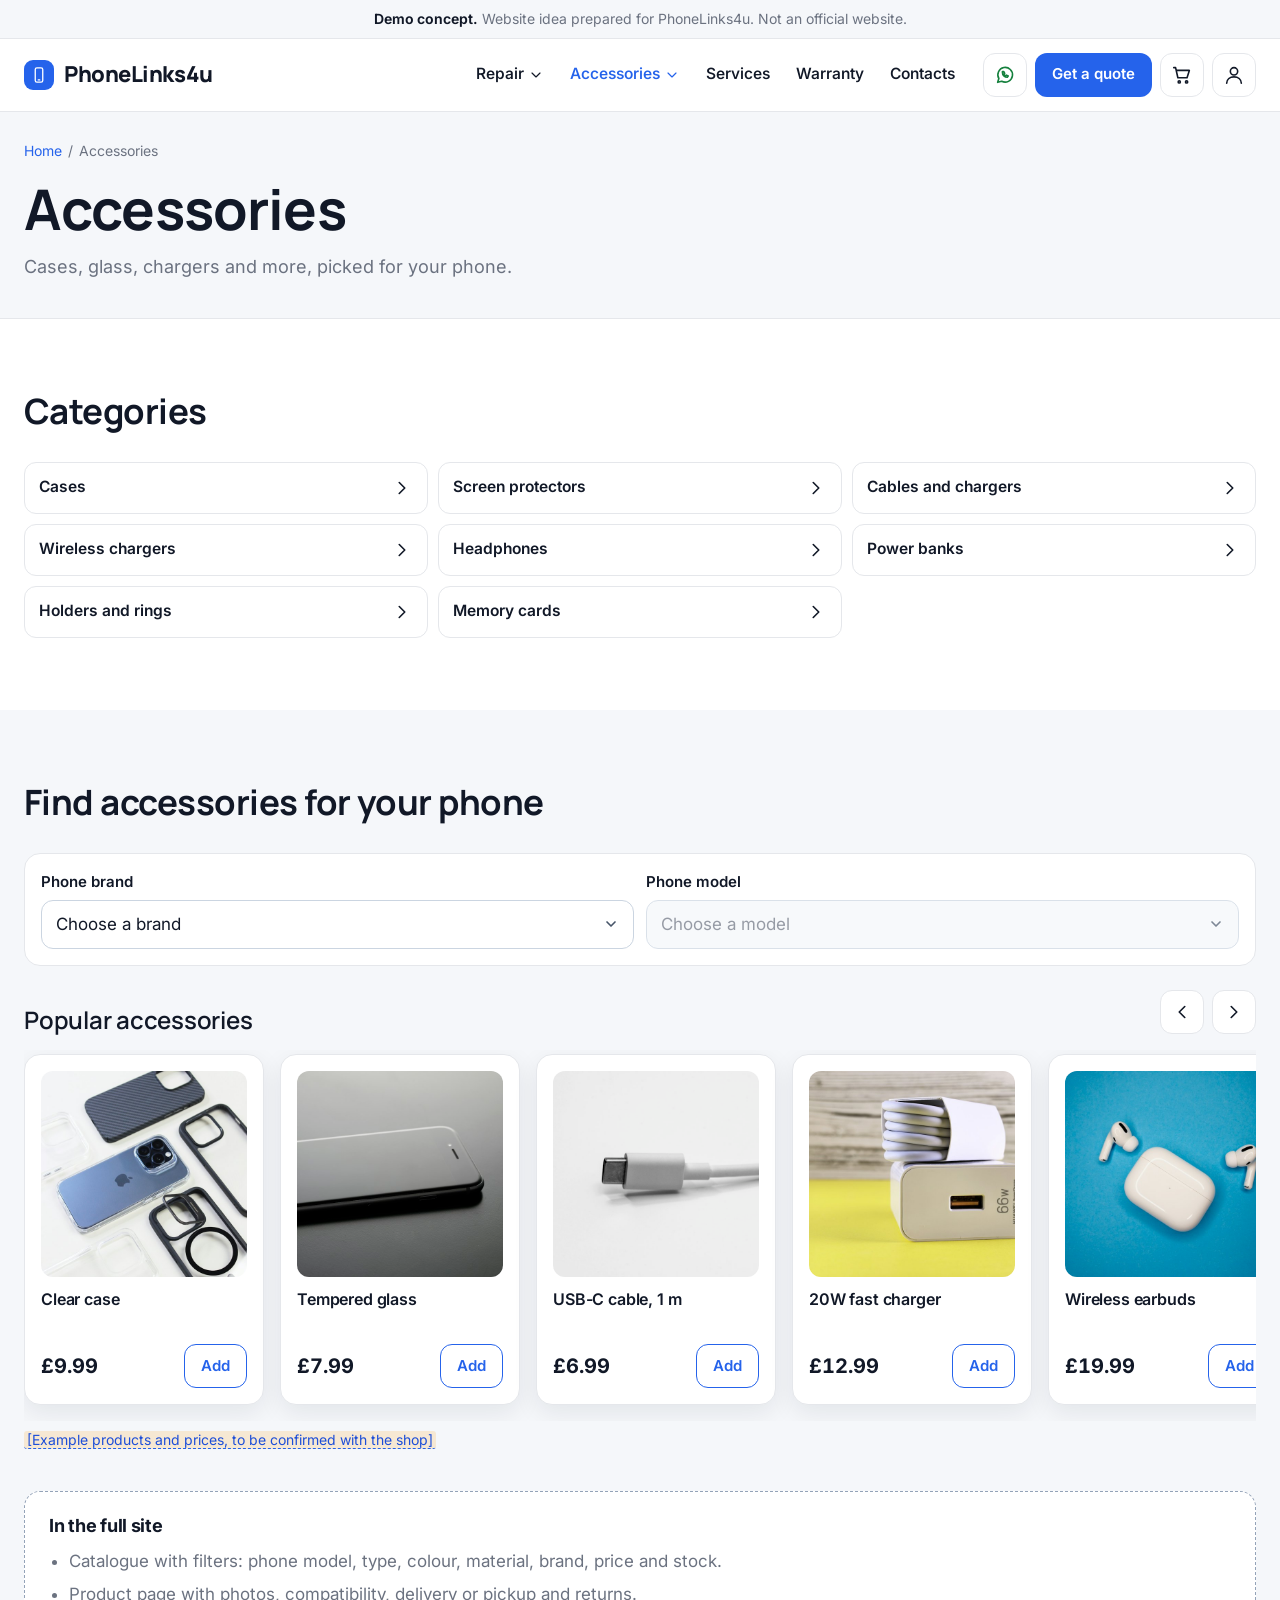
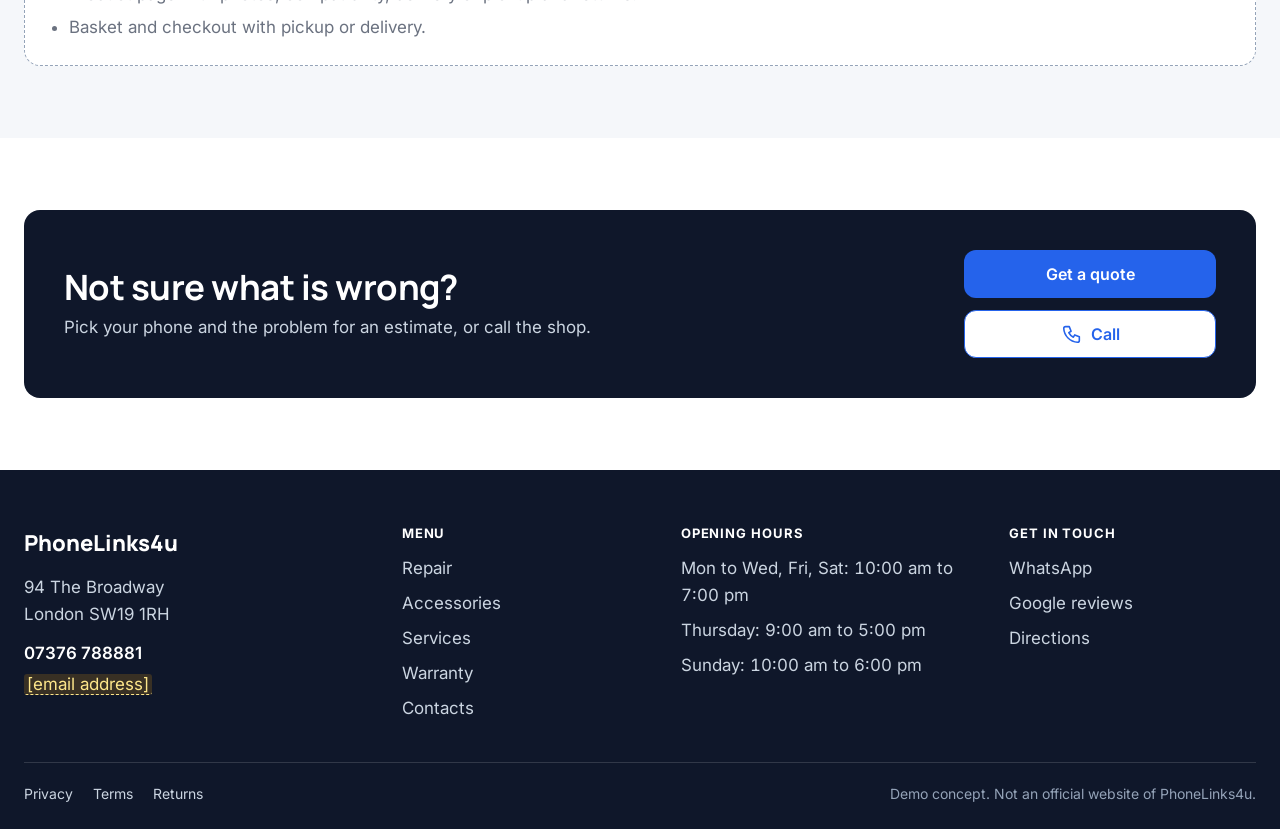
<file: accessories/index.html>
<!doctype html>
<html lang="en-GB">
<head>
<meta charset="utf-8">
<meta name="viewport" content="width=device-width, initial-scale=1">
<meta name="robots" content="noindex, nofollow">
<meta name="theme-color" content="#0F172A">
<title>Accessories | PhoneLinks4u</title>
<meta name="description" content="Phone accessories at PhoneLinks4u in Wimbledon.">
<link rel="stylesheet" href="../assets/css/tokens.css">
<link rel="stylesheet" href="../assets/css/base.css">
</head>
<body>
<svg width="0" height="0" style="position:absolute" aria-hidden="true" focusable="false">
<symbol id="i-phone" viewBox="0 0 24 24"><path d="M5 4h4l2 5-2.5 1.5a11 11 0 0 0 5 5L15 13l5 2v4a2 2 0 0 1-2 2A16 16 0 0 1 3 6a2 2 0 0 1 2-2z"/></symbol>
<symbol id="i-screen" viewBox="0 0 24 24"><rect x="7" y="2.5" width="10" height="19" rx="2.2"/><path d="M11 18.5h2"/></symbol>
<symbol id="i-battery" viewBox="0 0 24 24"><rect x="2.5" y="8" width="16" height="9" rx="2"/><path d="M21.5 11v3M6 11v3"/></symbol>
<symbol id="i-plug" viewBox="0 0 24 24"><path d="M9 2.5v4.5M15 2.5v4.5M7 7h10v3.5a5 5 0 0 1-10 0V7zM12 15.5v6"/></symbol>
<symbol id="i-drop" viewBox="0 0 24 24"><path d="M12 3s6 6.5 6 11a6 6 0 0 1-12 0c0-4.5 6-11 6-11z"/></symbol>
<symbol id="i-camera" viewBox="0 0 24 24"><rect x="3" y="7" width="18" height="13" rx="2.2"/><circle cx="12" cy="13.5" r="3.5"/><path d="M8 7l1.5-3h5L16 7"/></symbol>
<symbol id="i-data" viewBox="0 0 24 24"><path d="M4 6c0-1.7 3.6-3 8-3s8 1.3 8 3-3.6 3-8 3-8-1.3-8-3zM4 6v6c0 1.7 3.6 3 8 3s8-1.3 8-3V6M4 12v6c0 1.7 3.6 3 8 3s8-1.3 8-3v-6"/></symbol>
<symbol id="i-back" viewBox="0 0 24 24"><path d="M12 3l9 5-9 5-9-5 9-5zM3 13l9 5 9-5"/></symbol>
<symbol id="i-shield" viewBox="0 0 24 24"><path d="M12 3l8 3v6c0 5-3.5 8-8 9-4.5-1-8-4-8-9V6l8-3zM9 12l2 2 4-4"/></symbol>
<symbol id="i-clock" viewBox="0 0 24 24"><circle cx="12" cy="12" r="9"/><path d="M12 7v5l3 2"/></symbol>
<symbol id="i-check" viewBox="0 0 24 24"><path d="M5 12.5l5 5 9-10.5"/></symbol>
<symbol id="i-tool" viewBox="0 0 24 24"><path d="M14.7 6.3a4 4 0 0 0-5 5L3 18l3 3 6.7-6.7a4 4 0 0 0 5-5l-3 3-2.5-.5-.5-2.5 3-3z"/></symbol>
<symbol id="i-cart" viewBox="0 0 24 24"><path d="M3 4h2l2.5 11h10L20 7H6.5"/><circle cx="9" cy="19.5" r="1.2"/><circle cx="17" cy="19.5" r="1.2"/></symbol>
<symbol id="i-user" viewBox="0 0 24 24"><circle cx="12" cy="8" r="4"/><path d="M4 21c0-4.4 3.6-7 8-7s8 2.6 8 7"/></symbol>
<symbol id="i-menu" viewBox="0 0 24 24"><path d="M4 7h16M4 12h16M4 17h16"/></symbol>
<symbol id="i-close" viewBox="0 0 24 24"><path d="M6 6l12 12M18 6L6 18"/></symbol>
<symbol id="i-chevron" viewBox="0 0 24 24"><path d="M6 9l6 6 6-6"/></symbol>
<symbol id="i-prev" viewBox="0 0 24 24"><path d="M15 6l-6 6 6 6"/></symbol>
<symbol id="i-next" viewBox="0 0 24 24"><path d="M9 6l6 6-6 6"/></symbol>
<symbol id="i-pin" viewBox="0 0 24 24"><path d="M12 21s7-6.2 7-11a7 7 0 1 0-14 0c0 4.8 7 11 7 11z"/><circle cx="12" cy="10" r="2.5"/></symbol>
<symbol id="i-star" viewBox="0 0 24 24"><polygon points="12 2.5 14.9 8.6 21.5 9.4 16.6 14 17.9 20.6 12 17.4 6.1 20.6 7.4 14 2.5 9.4 9.1 8.6"/></symbol>
<symbol id="i-upload" viewBox="0 0 24 24"><path d="M12 16V4M7 9l5-5 5 5M4 20h16"/></symbol>
<symbol id="i-box" viewBox="0 0 24 24"><path d="M3 8l9-5 9 5v8l-9 5-9-5V8zM3 8l9 5 9-5M12 13v8"/></symbol>
<symbol id="i-speaker" viewBox="0 0 24 24"><path d="M4 9v6h4l5 4V5L8 9H4zM16.5 8.5a5 5 0 0 1 0 7"/></symbol>
<symbol id="i-audio" viewBox="0 0 24 24"><path d="M4 14v-2a8 8 0 0 1 16 0v2M4 14h3v5H5a1 1 0 0 1-1-1v-4zM20 14h-3v5h2a1 1 0 0 0 1-1v-4z"/></symbol>
<symbol id="i-pound" viewBox="0 0 24 24"><path d="M17 7.5a4 4 0 0 0-8 1V13M6 13h8M7 19h11M9 13v6"/></symbol>
<symbol id="i-wa" viewBox="0 0 24 24"><path d="M4 20l1.3-4.2A8 8 0 1 1 8.4 18.8L4 20z"/><path d="M9.2 9.2c0 2.9 2.4 5.3 5.3 5.3l1-1.4-1.9-1-1 .8a3.4 3.4 0 0 1-1.7-1.7l.8-1-1-1.9-1.5 0z"/></symbol>
</svg>
<a class="skip" href="#main">Skip to content</a>
<div class="demo-bar"><strong>Demo concept.</strong> Website idea prepared for PhoneLinks4u. Not an official website.</div>
<header class="site-header">
  <div class="container header-row">
    <a class="brand" href="../index.html" aria-label="PhoneLinks4u, home"><span class="brand-mark"><svg class="i " aria-hidden="true"><use href="#i-screen"/></svg></span>PhoneLinks4u</a>
    <nav class="nav-desktop" aria-label="Main"><ul>
      <li class="nav-item" data-dropdown><button class="nav-trigger" type="button" aria-expanded="false" aria-controls="dd-repair">Repair <svg class="i " aria-hidden="true"><use href="#i-chevron"/></svg></button><div class="dropdown" id="dd-repair"><div class="col"><h3>By brand</h3><ul><li><a href="../repair/index.html#iphone">iPhone</a></li><li><a href="../repair/index.html#samsung">Samsung</a></li><li><a href="../repair/index.html#xiaomi">Xiaomi</a></li><li><a href="../repair/index.html#pixel">Google Pixel</a></li><li><a href="../repair/index.html#huawei">Huawei / Honor</a></li><li><a href="../repair/index.html#other">Other brand</a></li></ul></div><div class="col"><h3>By problem</h3><ul><li><a href="../repair/index.html#card-screen">Screen replacement</a></li><li><a href="../repair/index.html#card-battery">Battery replacement</a></li><li><a href="../repair/index.html#card-charging">Charging port repair</a></li><li><a href="../repair/index.html#card-water">Water damage repair</a></li><li><a href="../repair/index.html#card-camera">Camera replacement</a></li><li><a href="../repair/index.html#card-back">Back glass replacement</a></li><li><a href="../repair/index.html#card-audio">Speaker or microphone</a></li><li><a href="../repair/index.html#card-data">Data recovery</a></li></ul></div></div></li>
      <li class="nav-item" data-dropdown><button class="nav-trigger" type="button" aria-expanded="false" aria-controls="dd-acc" aria-current="page">Accessories <svg class="i " aria-hidden="true"><use href="#i-chevron"/></svg></button><div class="dropdown" id="dd-acc"><div class="col"><h3>By type</h3><ul><li><a href="../accessories/index.html#cat-0">Cases</a></li><li><a href="../accessories/index.html#cat-1">Screen protectors</a></li><li><a href="../accessories/index.html#cat-2">Cables and chargers</a></li><li><a href="../accessories/index.html#cat-3">Wireless chargers</a></li><li><a href="../accessories/index.html#cat-4">Headphones</a></li><li><a href="../accessories/index.html#cat-5">Power banks</a></li><li><a href="../accessories/index.html#cat-6">Holders and rings</a></li><li><a href="../accessories/index.html#cat-7">Memory cards</a></li></ul></div><div class="col"><h3>By phone</h3><ul><li><a href="../accessories/index.html#model">For iPhone</a></li><li><a href="../accessories/index.html#model">For Samsung</a></li><li><a href="../accessories/index.html#model">For Xiaomi</a></li><li><a href="../accessories/index.html#model">For Google Pixel</a></li><li><a href="../accessories/index.html#model">For Huawei / Honor</a></li></ul></div></div></li>
      <li class="nav-item"><a class="nav-link" href="../services/index.html">Services</a></li><li class="nav-item"><a class="nav-link" href="../warranty/index.html">Warranty</a></li><li class="nav-item"><a class="nav-link" href="../contact/index.html">Contacts</a></li>
    </ul></nav>
    <div class="header-actions">
      <a class="header-phone" href="tel:+447376788881"><svg class="i " aria-hidden="true"><use href="#i-phone"/></svg><span>07376 788881</span></a>
      <a class="icon-btn wa hide-sm" href="https://wa.me/447376788881" target="_blank" rel="noopener" aria-label="Message us on WhatsApp"><svg class="i " aria-hidden="true"><use href="#i-wa"/></svg></a>
      <a class="btn btn-primary btn-sm header-quote" href="../index.html#calculator">Get a quote</a>
      <a class="icon-btn header-cart" href="#" data-fullsite aria-label="Basket (part of the full site)" title="Basket: part of the full site"><svg class="i " aria-hidden="true"><use href="#i-cart"/></svg></a>
      <a class="icon-btn header-account" href="#" data-fullsite aria-label="Sign in (part of the full site)" title="Sign in: part of the full site"><svg class="i " aria-hidden="true"><use href="#i-user"/></svg></a>
      <button class="icon-btn burger" type="button" aria-label="Open menu" aria-expanded="false" aria-controls="drawer" data-open-drawer><svg class="i " aria-hidden="true"><use href="#i-menu"/></svg></button>
    </div>
  </div>
</header>
<div class="drawer" id="drawer" role="dialog" aria-modal="true" aria-label="Menu" hidden>
  <div class="drawer-top">
    <span class="brand"><span class="brand-mark"><svg class="i " aria-hidden="true"><use href="#i-screen"/></svg></span>PhoneLinks4u</span>
    <button class="icon-btn" type="button" aria-label="Close menu" data-close-drawer><svg class="i " aria-hidden="true"><use href="#i-close"/></svg></button>
  </div>
  <nav aria-label="Mobile"><ul>
    <li><a href="../repair/index.html">Repair <svg class="i " aria-hidden="true"><use href="#i-next"/></svg></a></li>
    <li><a href="../accessories/index.html" aria-current="page">Accessories <svg class="i " aria-hidden="true"><use href="#i-next"/></svg></a></li>
    <li><a href="../services/index.html">Services <svg class="i " aria-hidden="true"><use href="#i-next"/></svg></a></li>
    <li><a href="../warranty/index.html">Warranty <svg class="i " aria-hidden="true"><use href="#i-next"/></svg></a></li>
    <li><a href="../contact/index.html">Contacts <svg class="i " aria-hidden="true"><use href="#i-next"/></svg></a></li>
  </ul></nav>
  <div class="drawer-foot">
    <a class="btn btn-primary btn-block" href="../index.html#calculator">Get a repair quote</a>
    <a class="btn btn-secondary btn-block" href="tel:+447376788881"><svg class="i " aria-hidden="true"><use href="#i-phone"/></svg> Call 07376 788881</a>
    <a class="btn btn-wa btn-block" href="https://wa.me/447376788881" target="_blank" rel="noopener"><svg class="i " aria-hidden="true"><use href="#i-wa"/></svg> WhatsApp</a>
    <a class="btn btn-ghost btn-block" href="#" data-fullsite><svg class="i " aria-hidden="true"><use href="#i-user"/></svg> Sign in</a>
    <address>94 The Broadway<br>London SW19 1RH</address>
  </div>
</div>
<main id="main">

<section class="page-hero"><div class="container">
  <nav aria-label="Breadcrumb"><ol class="breadcrumbs" role="list"><li><a href="../index.html">Home</a></li><li aria-current="page">Accessories</li></ol></nav>
  <h1>Accessories</h1>
  <p>Cases, glass, chargers and more, picked for your phone.</p>
</div></section>
<section class="section"><div class="container">
  <div class="section-head"><h2>Categories</h2></div>
  <div class="link-grid"><a href="#" id="cat-0" data-fullsite><span>Cases</span><svg class="i " aria-hidden="true"><use href="#i-next"/></svg></a><a href="#" id="cat-1" data-fullsite><span>Screen protectors</span><svg class="i " aria-hidden="true"><use href="#i-next"/></svg></a><a href="#" id="cat-2" data-fullsite><span>Cables and chargers</span><svg class="i " aria-hidden="true"><use href="#i-next"/></svg></a><a href="#" id="cat-3" data-fullsite><span>Wireless chargers</span><svg class="i " aria-hidden="true"><use href="#i-next"/></svg></a><a href="#" id="cat-4" data-fullsite><span>Headphones</span><svg class="i " aria-hidden="true"><use href="#i-next"/></svg></a><a href="#" id="cat-5" data-fullsite><span>Power banks</span><svg class="i " aria-hidden="true"><use href="#i-next"/></svg></a><a href="#" id="cat-6" data-fullsite><span>Holders and rings</span><svg class="i " aria-hidden="true"><use href="#i-next"/></svg></a><a href="#" id="cat-7" data-fullsite><span>Memory cards</span><svg class="i " aria-hidden="true"><use href="#i-next"/></svg></a></div>
</div></section>
<section class="section section--alt"><div class="container">
  <div class="section-head"><h2>Find accessories for your phone</h2></div>
  <div data-acc>
    <div class="model-filter" id="model">
      <div class="field"><label for="a-brand">Phone brand</label><select id="a-brand" data-a-brand></select></div>
      <div class="field"><label for="a-model">Phone model</label><select id="a-model" data-a-model disabled></select></div>
    </div>
    <div data-carousel-wrap>
      <div class="section-head" style="margin-bottom:16px"><h3 data-acc-title>Popular accessories</h3>
        <div class="carousel-controls">
          <button class="icon-btn" type="button" aria-label="Previous products" data-carousel-dir="-1"><svg class="i " aria-hidden="true"><use href="#i-prev"/></svg></button>
          <button class="icon-btn" type="button" aria-label="Next products" data-carousel-dir="1"><svg class="i " aria-hidden="true"><use href="#i-next"/></svg></button>
        </div>
      </div>
      <div class="carousel" data-carousel tabindex="0" aria-label="Accessories">
<article class="card product" data-tpl="Clear case for {model}" data-generic="Clear case" data-specific="1">
  <div class="thumb"><img src="../assets/img/acc-case.jpg" alt="Clear phone case on an iPhone" width="600" height="600" loading="lazy" decoding="async"></div>
  <span class="tag" data-fit hidden>Fits your phone</span>
  <h3 data-name>Clear case</h3>
  <div class="row"><span class="price">£9.99</span><button class="btn btn-secondary btn-sm" type="button" data-fullsite>Add</button></div>
</article>
<article class="card product" data-tpl="Tempered glass for {model}" data-generic="Tempered glass" data-specific="1">
  <div class="thumb"><img src="../assets/img/acc-glass.jpg" alt="Tempered glass screen protector on a phone" width="600" height="600" loading="lazy" decoding="async"></div>
  <span class="tag" data-fit hidden>Fits your phone</span>
  <h3 data-name>Tempered glass</h3>
  <div class="row"><span class="price">£7.99</span><button class="btn btn-secondary btn-sm" type="button" data-fullsite>Add</button></div>
</article>
<article class="card product" data-tpl="USB-C cable, 1 m" data-generic="USB-C cable, 1 m" data-specific="0">
  <div class="thumb"><img src="../assets/img/acc-cable.jpg" alt="White USB-C cable" width="600" height="600" loading="lazy" decoding="async"></div>
  <span class="tag" data-fit hidden>Fits your phone</span>
  <h3 data-name>USB-C cable, 1 m</h3>
  <div class="row"><span class="price">£6.99</span><button class="btn btn-secondary btn-sm" type="button" data-fullsite>Add</button></div>
</article>
<article class="card product" data-tpl="20W fast charger" data-generic="20W fast charger" data-specific="0">
  <div class="thumb"><img src="../assets/img/acc-charger.jpg" alt="Fast charger plug with cable" width="600" height="600" loading="lazy" decoding="async"></div>
  <span class="tag" data-fit hidden>Fits your phone</span>
  <h3 data-name>20W fast charger</h3>
  <div class="row"><span class="price">£12.99</span><button class="btn btn-secondary btn-sm" type="button" data-fullsite>Add</button></div>
</article>
<article class="card product" data-tpl="Wireless earbuds" data-generic="Wireless earbuds" data-specific="0">
  <div class="thumb"><img src="../assets/img/acc-earbuds.jpg" alt="Wireless earbuds with charging case" width="600" height="600" loading="lazy" decoding="async"></div>
  <span class="tag" data-fit hidden>Fits your phone</span>
  <h3 data-name>Wireless earbuds</h3>
  <div class="row"><span class="price">£19.99</span><button class="btn btn-secondary btn-sm" type="button" data-fullsite>Add</button></div>
</article>
<article class="card product" data-tpl="Power bank 10,000 mAh" data-generic="Power bank 10,000 mAh" data-specific="0">
  <div class="thumb"><img src="../assets/img/acc-powerbank.jpg" alt="Silver power bank" width="600" height="600" loading="lazy" decoding="async"></div>
  <span class="tag" data-fit hidden>Fits your phone</span>
  <h3 data-name>Power bank 10,000 mAh</h3>
  <div class="row"><span class="price">£17.99</span><button class="btn btn-secondary btn-sm" type="button" data-fullsite>Add</button></div>
</article>
<article class="card product" data-tpl="Phone ring holder" data-generic="Phone ring holder" data-specific="0">
  <div class="thumb"><img src="../assets/img/acc-ring.jpg" alt="Phone with a ring holder on the back" width="600" height="600" loading="lazy" decoding="async"></div>
  <span class="tag" data-fit hidden>Fits your phone</span>
  <h3 data-name>Phone ring holder</h3>
  <div class="row"><span class="price">£3.99</span><button class="btn btn-secondary btn-sm" type="button" data-fullsite>Add</button></div>
</article>
      </div>
    </div>
    <p class="caption" style="margin-top:8px"><span class="todo">[Example products and prices, to be confirmed with the shop]</span></p>
  </div>
  <aside class="plan"><h2>In the full site</h2><ul><li>Catalogue with filters: phone model, type, colour, material, brand, price and stock.</li><li>Product page with photos, compatibility, delivery or pickup and returns.</li><li>Basket and checkout with pickup or delivery.</li></ul></aside>
</div></section>
<section class="section"><div class="container"><div class="page-cta">
  <div><h2>Not sure what is wrong?</h2><p style="margin-top:8px">Pick your phone and the problem for an estimate, or call the shop.</p></div>
  <div class="cta-row" style="margin:0"><a class="btn btn-primary" href="../index.html#calculator">Get a quote</a><a class="btn btn-secondary" href="tel:+447376788881"><svg class="i " aria-hidden="true"><use href="#i-phone"/></svg> Call</a></div>
</div></div></section>

</main>
<footer class="site-footer">
  <div class="container">
    <div class="footer-grid">
      <div>
        <div class="footer-brand">PhoneLinks4u</div>
        <address style="margin-top:12px">94 The Broadway<br>London SW19 1RH</address>
        <p style="margin-top:12px"><a href="tel:+447376788881" style="font-weight:600;color:#fff">07376 788881</a></p>
        <p style="margin-top:4px"><span class="todo">[email address]</span></p>
      </div>
      <div><h2>Menu</h2><ul>
        <li><a href="../repair/index.html">Repair</a></li>
        <li><a href="../accessories/index.html">Accessories</a></li>
        <li><a href="../services/index.html">Services</a></li>
        <li><a href="../warranty/index.html">Warranty</a></li>
        <li><a href="../contact/index.html">Contacts</a></li>
      </ul></div>
      <div><h2>Opening hours</h2><ul style="font-variant-numeric:tabular-nums"><li>Mon to Wed, Fri, Sat: 10:00 am to 7:00 pm</li><li>Thursday: 9:00 am to 5:00 pm</li><li>Sunday: 10:00 am to 6:00 pm</li></ul></div>
      <div><h2>Get in touch</h2><ul>
        <li><a href="https://wa.me/447376788881" target="_blank" rel="noopener">WhatsApp</a></li>
        <li><a href="https://www.google.com/maps/place/?q=place_id:ChIJW7tWdm5xdkgRounIknlrPsY" target="_blank" rel="noopener">Google reviews</a></li>
        <li><a href="https://www.google.com/maps/dir/?api=1&destination=94+The+Broadway+London+SW19+1RH" target="_blank" rel="noopener">Directions</a></li>
      </ul></div>
    </div>
    <div class="footer-bottom">
      <ul><li><a href="#" data-fullsite>Privacy</a></li><li><a href="#" data-fullsite>Terms</a></li><li><a href="#" data-fullsite>Returns</a></li></ul>
      <span>Demo concept. Not an official website of PhoneLinks4u.</span>
    </div>
  </div>
</footer>
<nav class="mobile-bar" aria-label="Quick actions">
  <a href="tel:+447376788881"><svg class="i " aria-hidden="true"><use href="#i-phone"/></svg><span>Call</span></a>
  <a class="is-primary" href="../index.html#calculator"><svg class="i " aria-hidden="true"><use href="#i-tool"/></svg><span>Repair</span></a>
  <a href="../accessories/index.html"><svg class="i " aria-hidden="true"><use href="#i-box"/></svg><span>Shop</span></a>
  <a href="#" data-fullsite><svg class="i " aria-hidden="true"><use href="#i-cart"/></svg><span>Basket</span></a>
  <a href="#" data-fullsite><svg class="i " aria-hidden="true"><use href="#i-user"/></svg><span>Profile</span></a>
</nav>
<div class="toast" role="status" aria-live="polite"></div>
<script src="../assets/js/config.js"></script>
<script src="../assets/js/site.js" defer></script>
<script src="../assets/js/calc.js" defer></script>
</body>
</html>
</file>
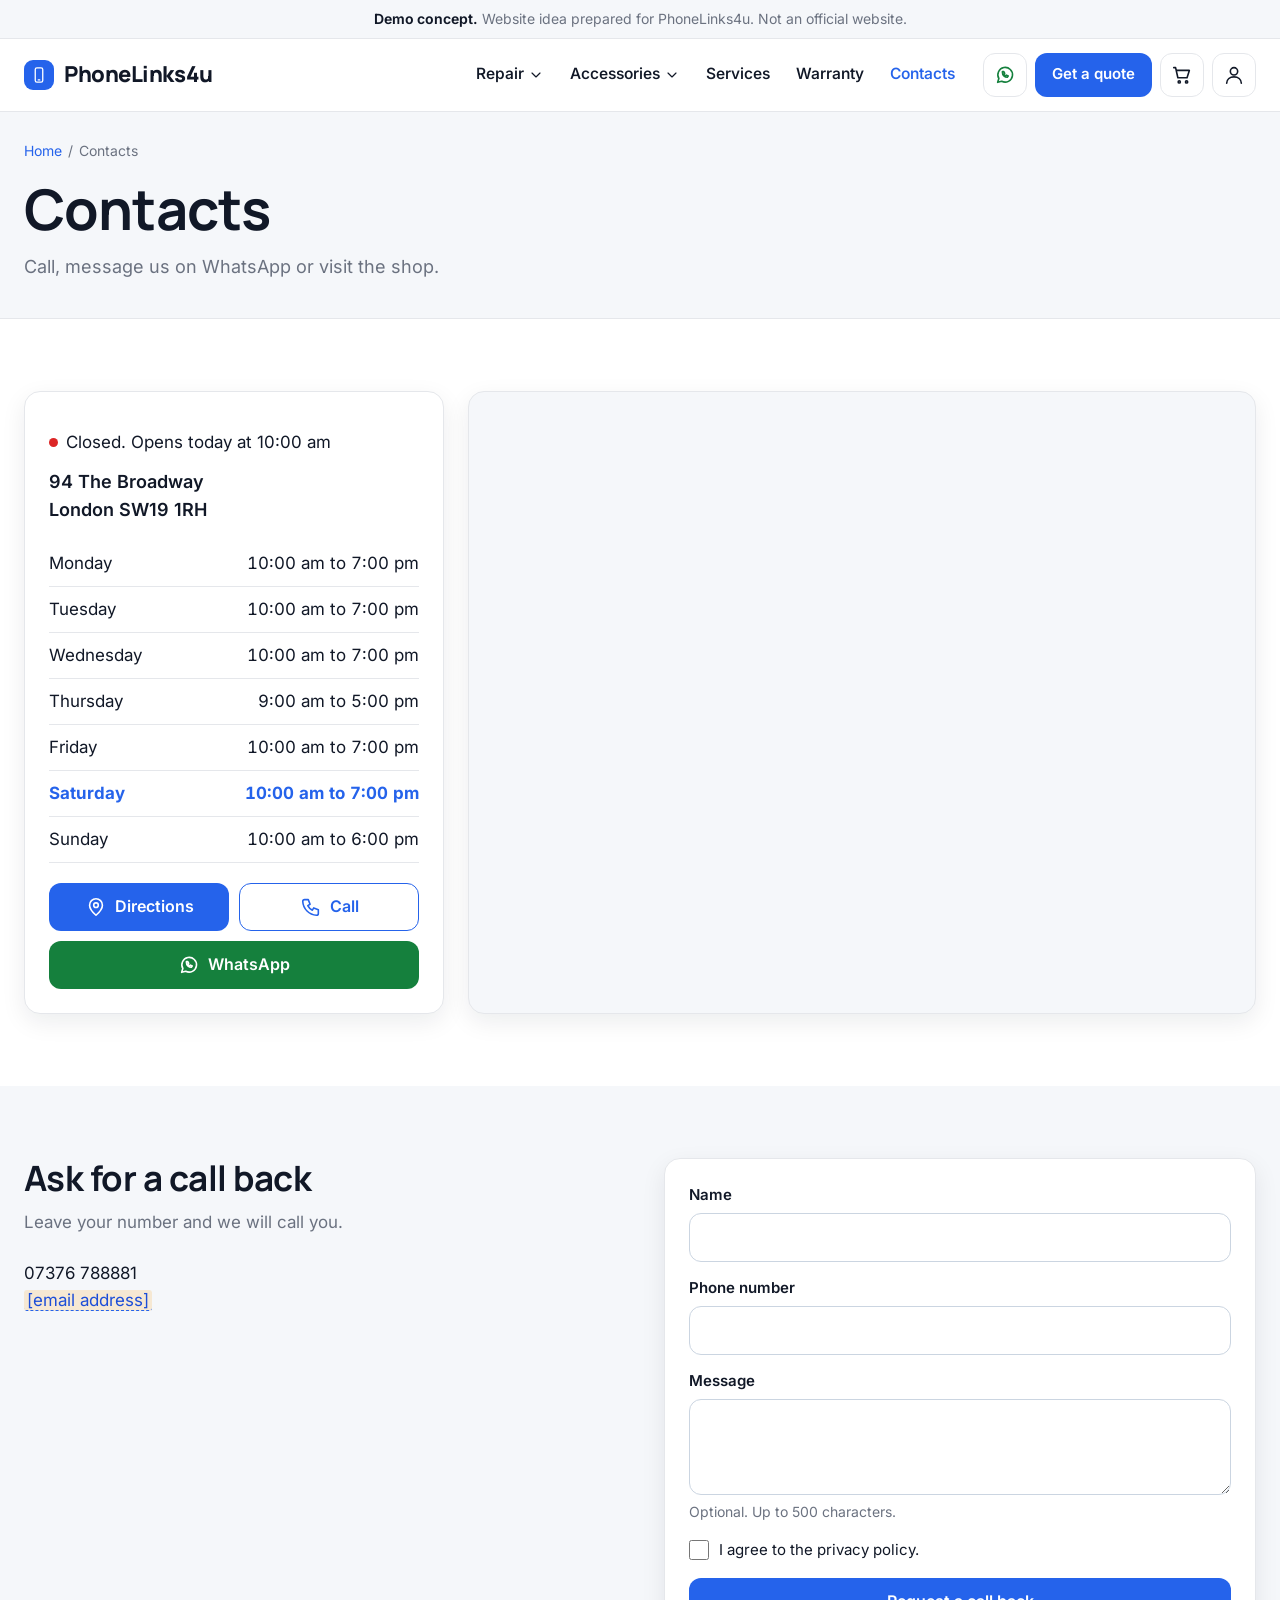
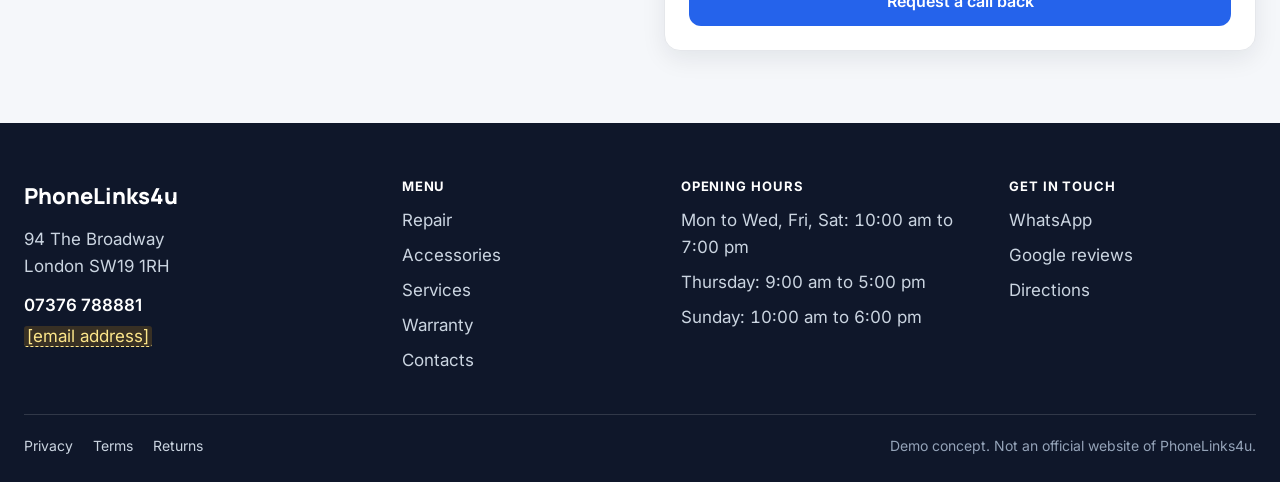
<file: contact/index.html>
<!doctype html>
<html lang="en-GB">
<head>
<meta charset="utf-8">
<meta name="viewport" content="width=device-width, initial-scale=1">
<meta name="robots" content="noindex, nofollow">
<meta name="theme-color" content="#0F172A">
<title>Contacts | PhoneLinks4u</title>
<meta name="description" content="Contact PhoneLinks4u, 94 The Broadway, Wimbledon.">
<link rel="stylesheet" href="../assets/css/tokens.css">
<link rel="stylesheet" href="../assets/css/base.css">
</head>
<body>
<svg width="0" height="0" style="position:absolute" aria-hidden="true" focusable="false">
<symbol id="i-phone" viewBox="0 0 24 24"><path d="M5 4h4l2 5-2.5 1.5a11 11 0 0 0 5 5L15 13l5 2v4a2 2 0 0 1-2 2A16 16 0 0 1 3 6a2 2 0 0 1 2-2z"/></symbol>
<symbol id="i-screen" viewBox="0 0 24 24"><rect x="7" y="2.5" width="10" height="19" rx="2.2"/><path d="M11 18.5h2"/></symbol>
<symbol id="i-battery" viewBox="0 0 24 24"><rect x="2.5" y="8" width="16" height="9" rx="2"/><path d="M21.5 11v3M6 11v3"/></symbol>
<symbol id="i-plug" viewBox="0 0 24 24"><path d="M9 2.5v4.5M15 2.5v4.5M7 7h10v3.5a5 5 0 0 1-10 0V7zM12 15.5v6"/></symbol>
<symbol id="i-drop" viewBox="0 0 24 24"><path d="M12 3s6 6.5 6 11a6 6 0 0 1-12 0c0-4.5 6-11 6-11z"/></symbol>
<symbol id="i-camera" viewBox="0 0 24 24"><rect x="3" y="7" width="18" height="13" rx="2.2"/><circle cx="12" cy="13.5" r="3.5"/><path d="M8 7l1.5-3h5L16 7"/></symbol>
<symbol id="i-data" viewBox="0 0 24 24"><path d="M4 6c0-1.7 3.6-3 8-3s8 1.3 8 3-3.6 3-8 3-8-1.3-8-3zM4 6v6c0 1.7 3.6 3 8 3s8-1.3 8-3V6M4 12v6c0 1.7 3.6 3 8 3s8-1.3 8-3v-6"/></symbol>
<symbol id="i-back" viewBox="0 0 24 24"><path d="M12 3l9 5-9 5-9-5 9-5zM3 13l9 5 9-5"/></symbol>
<symbol id="i-shield" viewBox="0 0 24 24"><path d="M12 3l8 3v6c0 5-3.5 8-8 9-4.5-1-8-4-8-9V6l8-3zM9 12l2 2 4-4"/></symbol>
<symbol id="i-clock" viewBox="0 0 24 24"><circle cx="12" cy="12" r="9"/><path d="M12 7v5l3 2"/></symbol>
<symbol id="i-check" viewBox="0 0 24 24"><path d="M5 12.5l5 5 9-10.5"/></symbol>
<symbol id="i-tool" viewBox="0 0 24 24"><path d="M14.7 6.3a4 4 0 0 0-5 5L3 18l3 3 6.7-6.7a4 4 0 0 0 5-5l-3 3-2.5-.5-.5-2.5 3-3z"/></symbol>
<symbol id="i-cart" viewBox="0 0 24 24"><path d="M3 4h2l2.5 11h10L20 7H6.5"/><circle cx="9" cy="19.5" r="1.2"/><circle cx="17" cy="19.5" r="1.2"/></symbol>
<symbol id="i-user" viewBox="0 0 24 24"><circle cx="12" cy="8" r="4"/><path d="M4 21c0-4.4 3.6-7 8-7s8 2.6 8 7"/></symbol>
<symbol id="i-menu" viewBox="0 0 24 24"><path d="M4 7h16M4 12h16M4 17h16"/></symbol>
<symbol id="i-close" viewBox="0 0 24 24"><path d="M6 6l12 12M18 6L6 18"/></symbol>
<symbol id="i-chevron" viewBox="0 0 24 24"><path d="M6 9l6 6 6-6"/></symbol>
<symbol id="i-prev" viewBox="0 0 24 24"><path d="M15 6l-6 6 6 6"/></symbol>
<symbol id="i-next" viewBox="0 0 24 24"><path d="M9 6l6 6-6 6"/></symbol>
<symbol id="i-pin" viewBox="0 0 24 24"><path d="M12 21s7-6.2 7-11a7 7 0 1 0-14 0c0 4.8 7 11 7 11z"/><circle cx="12" cy="10" r="2.5"/></symbol>
<symbol id="i-star" viewBox="0 0 24 24"><polygon points="12 2.5 14.9 8.6 21.5 9.4 16.6 14 17.9 20.6 12 17.4 6.1 20.6 7.4 14 2.5 9.4 9.1 8.6"/></symbol>
<symbol id="i-upload" viewBox="0 0 24 24"><path d="M12 16V4M7 9l5-5 5 5M4 20h16"/></symbol>
<symbol id="i-box" viewBox="0 0 24 24"><path d="M3 8l9-5 9 5v8l-9 5-9-5V8zM3 8l9 5 9-5M12 13v8"/></symbol>
<symbol id="i-speaker" viewBox="0 0 24 24"><path d="M4 9v6h4l5 4V5L8 9H4zM16.5 8.5a5 5 0 0 1 0 7"/></symbol>
<symbol id="i-audio" viewBox="0 0 24 24"><path d="M4 14v-2a8 8 0 0 1 16 0v2M4 14h3v5H5a1 1 0 0 1-1-1v-4zM20 14h-3v5h2a1 1 0 0 0 1-1v-4z"/></symbol>
<symbol id="i-pound" viewBox="0 0 24 24"><path d="M17 7.5a4 4 0 0 0-8 1V13M6 13h8M7 19h11M9 13v6"/></symbol>
<symbol id="i-wa" viewBox="0 0 24 24"><path d="M4 20l1.3-4.2A8 8 0 1 1 8.4 18.8L4 20z"/><path d="M9.2 9.2c0 2.9 2.4 5.3 5.3 5.3l1-1.4-1.9-1-1 .8a3.4 3.4 0 0 1-1.7-1.7l.8-1-1-1.9-1.5 0z"/></symbol>
</svg>
<a class="skip" href="#main">Skip to content</a>
<div class="demo-bar"><strong>Demo concept.</strong> Website idea prepared for PhoneLinks4u. Not an official website.</div>
<header class="site-header">
  <div class="container header-row">
    <a class="brand" href="../index.html" aria-label="PhoneLinks4u, home"><span class="brand-mark"><svg class="i " aria-hidden="true"><use href="#i-screen"/></svg></span>PhoneLinks4u</a>
    <nav class="nav-desktop" aria-label="Main"><ul>
      <li class="nav-item" data-dropdown><button class="nav-trigger" type="button" aria-expanded="false" aria-controls="dd-repair">Repair <svg class="i " aria-hidden="true"><use href="#i-chevron"/></svg></button><div class="dropdown" id="dd-repair"><div class="col"><h3>By brand</h3><ul><li><a href="../repair/index.html#iphone">iPhone</a></li><li><a href="../repair/index.html#samsung">Samsung</a></li><li><a href="../repair/index.html#xiaomi">Xiaomi</a></li><li><a href="../repair/index.html#pixel">Google Pixel</a></li><li><a href="../repair/index.html#huawei">Huawei / Honor</a></li><li><a href="../repair/index.html#other">Other brand</a></li></ul></div><div class="col"><h3>By problem</h3><ul><li><a href="../repair/index.html#card-screen">Screen replacement</a></li><li><a href="../repair/index.html#card-battery">Battery replacement</a></li><li><a href="../repair/index.html#card-charging">Charging port repair</a></li><li><a href="../repair/index.html#card-water">Water damage repair</a></li><li><a href="../repair/index.html#card-camera">Camera replacement</a></li><li><a href="../repair/index.html#card-back">Back glass replacement</a></li><li><a href="../repair/index.html#card-audio">Speaker or microphone</a></li><li><a href="../repair/index.html#card-data">Data recovery</a></li></ul></div></div></li>
      <li class="nav-item" data-dropdown><button class="nav-trigger" type="button" aria-expanded="false" aria-controls="dd-acc">Accessories <svg class="i " aria-hidden="true"><use href="#i-chevron"/></svg></button><div class="dropdown" id="dd-acc"><div class="col"><h3>By type</h3><ul><li><a href="../accessories/index.html#cat-0">Cases</a></li><li><a href="../accessories/index.html#cat-1">Screen protectors</a></li><li><a href="../accessories/index.html#cat-2">Cables and chargers</a></li><li><a href="../accessories/index.html#cat-3">Wireless chargers</a></li><li><a href="../accessories/index.html#cat-4">Headphones</a></li><li><a href="../accessories/index.html#cat-5">Power banks</a></li><li><a href="../accessories/index.html#cat-6">Holders and rings</a></li><li><a href="../accessories/index.html#cat-7">Memory cards</a></li></ul></div><div class="col"><h3>By phone</h3><ul><li><a href="../accessories/index.html#model">For iPhone</a></li><li><a href="../accessories/index.html#model">For Samsung</a></li><li><a href="../accessories/index.html#model">For Xiaomi</a></li><li><a href="../accessories/index.html#model">For Google Pixel</a></li><li><a href="../accessories/index.html#model">For Huawei / Honor</a></li></ul></div></div></li>
      <li class="nav-item"><a class="nav-link" href="../services/index.html">Services</a></li><li class="nav-item"><a class="nav-link" href="../warranty/index.html">Warranty</a></li><li class="nav-item"><a class="nav-link" href="../contact/index.html" aria-current="page">Contacts</a></li>
    </ul></nav>
    <div class="header-actions">
      <a class="header-phone" href="tel:+447376788881"><svg class="i " aria-hidden="true"><use href="#i-phone"/></svg><span>07376 788881</span></a>
      <a class="icon-btn wa hide-sm" href="https://wa.me/447376788881" target="_blank" rel="noopener" aria-label="Message us on WhatsApp"><svg class="i " aria-hidden="true"><use href="#i-wa"/></svg></a>
      <a class="btn btn-primary btn-sm header-quote" href="../index.html#calculator">Get a quote</a>
      <a class="icon-btn header-cart" href="#" data-fullsite aria-label="Basket (part of the full site)" title="Basket: part of the full site"><svg class="i " aria-hidden="true"><use href="#i-cart"/></svg></a>
      <a class="icon-btn header-account" href="#" data-fullsite aria-label="Sign in (part of the full site)" title="Sign in: part of the full site"><svg class="i " aria-hidden="true"><use href="#i-user"/></svg></a>
      <button class="icon-btn burger" type="button" aria-label="Open menu" aria-expanded="false" aria-controls="drawer" data-open-drawer><svg class="i " aria-hidden="true"><use href="#i-menu"/></svg></button>
    </div>
  </div>
</header>
<div class="drawer" id="drawer" role="dialog" aria-modal="true" aria-label="Menu" hidden>
  <div class="drawer-top">
    <span class="brand"><span class="brand-mark"><svg class="i " aria-hidden="true"><use href="#i-screen"/></svg></span>PhoneLinks4u</span>
    <button class="icon-btn" type="button" aria-label="Close menu" data-close-drawer><svg class="i " aria-hidden="true"><use href="#i-close"/></svg></button>
  </div>
  <nav aria-label="Mobile"><ul>
    <li><a href="../repair/index.html">Repair <svg class="i " aria-hidden="true"><use href="#i-next"/></svg></a></li>
    <li><a href="../accessories/index.html">Accessories <svg class="i " aria-hidden="true"><use href="#i-next"/></svg></a></li>
    <li><a href="../services/index.html">Services <svg class="i " aria-hidden="true"><use href="#i-next"/></svg></a></li>
    <li><a href="../warranty/index.html">Warranty <svg class="i " aria-hidden="true"><use href="#i-next"/></svg></a></li>
    <li><a href="../contact/index.html" aria-current="page">Contacts <svg class="i " aria-hidden="true"><use href="#i-next"/></svg></a></li>
  </ul></nav>
  <div class="drawer-foot">
    <a class="btn btn-primary btn-block" href="../index.html#calculator">Get a repair quote</a>
    <a class="btn btn-secondary btn-block" href="tel:+447376788881"><svg class="i " aria-hidden="true"><use href="#i-phone"/></svg> Call 07376 788881</a>
    <a class="btn btn-wa btn-block" href="https://wa.me/447376788881" target="_blank" rel="noopener"><svg class="i " aria-hidden="true"><use href="#i-wa"/></svg> WhatsApp</a>
    <a class="btn btn-ghost btn-block" href="#" data-fullsite><svg class="i " aria-hidden="true"><use href="#i-user"/></svg> Sign in</a>
    <address>94 The Broadway<br>London SW19 1RH</address>
  </div>
</div>
<main id="main">

<section class="page-hero"><div class="container">
  <nav aria-label="Breadcrumb"><ol class="breadcrumbs" role="list"><li><a href="../index.html">Home</a></li><li aria-current="page">Contacts</li></ol></nav>
  <h1>Contacts</h1>
  <p>Call, message us on WhatsApp or visit the shop.</p>
</div></section>
<section class="section"><div class="container">
<div class="loc-grid">
  <div class="card loc-card">
    
    <p style="margin-top:12px"><span class="status" data-open-status data-state="closed">Check opening hours</span></p>
    <address>94 The Broadway<br>London SW19 1RH</address>
    <table class="hours" data-hours aria-label="Opening hours"><tbody><tr data-day="1"><th scope="row">Monday</th><td>10:00 am to 7:00 pm</td></tr><tr data-day="2"><th scope="row">Tuesday</th><td>10:00 am to 7:00 pm</td></tr><tr data-day="3"><th scope="row">Wednesday</th><td>10:00 am to 7:00 pm</td></tr><tr data-day="4"><th scope="row">Thursday</th><td>9:00 am to 5:00 pm</td></tr><tr data-day="5"><th scope="row">Friday</th><td>10:00 am to 7:00 pm</td></tr><tr data-day="6"><th scope="row">Saturday</th><td>10:00 am to 7:00 pm</td></tr><tr data-day="0"><th scope="row">Sunday</th><td>10:00 am to 6:00 pm</td></tr></tbody></table>
    <div class="loc-actions">
      <a class="btn btn-primary" href="https://www.google.com/maps/dir/?api=1&destination=94+The+Broadway+London+SW19+1RH" target="_blank" rel="noopener"><svg class="i " aria-hidden="true"><use href="#i-pin"/></svg> Directions</a>
      <a class="btn btn-secondary" href="tel:+447376788881"><svg class="i " aria-hidden="true"><use href="#i-phone"/></svg> Call</a>
      <a class="btn btn-wa" href="https://wa.me/447376788881" target="_blank" rel="noopener"><svg class="i " aria-hidden="true"><use href="#i-wa"/></svg> WhatsApp</a>
    </div>
  </div>
  <div class="map-frame"><iframe title="Map showing PhoneLinks4u at 94 The Broadway, Wimbledon" loading="lazy" referrerpolicy="no-referrer-when-downgrade" src="https://www.google.com/maps?q=94+The+Broadway+London+SW19+1RH&output=embed"></iframe></div>
</div>
</div></section>
<section class="section section--alt"><div class="container split">
  <div>
    <h2>Ask for a call back</h2>
    <p class="muted" style="margin-top:12px">Leave your number and we will call you.</p>
    <p style="margin-top:24px">07376 788881<br><span class="muted"><span class="todo">[email address]</span></span></p>
  </div>
  <form class="form" data-demo-form novalidate>
    <div class="field"><label for="c-name">Name</label><input id="c-name" name="name" type="text" autocomplete="name" required maxlength="80"><span class="error">Enter your name.</span></div>
    <div class="field"><label for="c-phone">Phone number</label><input id="c-phone" name="phone" type="tel" autocomplete="tel" required><span class="error">Enter a phone number.</span></div>
    <div class="field"><label for="c-msg">Message</label><textarea id="c-msg" name="message" maxlength="500"></textarea><span class="hint">Optional. Up to 500 characters.</span></div>
    <label class="check"><input type="checkbox" required> <span>I agree to the privacy policy.</span></label>
    <button class="btn btn-primary btn-block" type="submit">Request a call back</button>
  </form>
</div></section>

</main>
<footer class="site-footer">
  <div class="container">
    <div class="footer-grid">
      <div>
        <div class="footer-brand">PhoneLinks4u</div>
        <address style="margin-top:12px">94 The Broadway<br>London SW19 1RH</address>
        <p style="margin-top:12px"><a href="tel:+447376788881" style="font-weight:600;color:#fff">07376 788881</a></p>
        <p style="margin-top:4px"><span class="todo">[email address]</span></p>
      </div>
      <div><h2>Menu</h2><ul>
        <li><a href="../repair/index.html">Repair</a></li>
        <li><a href="../accessories/index.html">Accessories</a></li>
        <li><a href="../services/index.html">Services</a></li>
        <li><a href="../warranty/index.html">Warranty</a></li>
        <li><a href="../contact/index.html">Contacts</a></li>
      </ul></div>
      <div><h2>Opening hours</h2><ul style="font-variant-numeric:tabular-nums"><li>Mon to Wed, Fri, Sat: 10:00 am to 7:00 pm</li><li>Thursday: 9:00 am to 5:00 pm</li><li>Sunday: 10:00 am to 6:00 pm</li></ul></div>
      <div><h2>Get in touch</h2><ul>
        <li><a href="https://wa.me/447376788881" target="_blank" rel="noopener">WhatsApp</a></li>
        <li><a href="https://www.google.com/maps/place/?q=place_id:ChIJW7tWdm5xdkgRounIknlrPsY" target="_blank" rel="noopener">Google reviews</a></li>
        <li><a href="https://www.google.com/maps/dir/?api=1&destination=94+The+Broadway+London+SW19+1RH" target="_blank" rel="noopener">Directions</a></li>
      </ul></div>
    </div>
    <div class="footer-bottom">
      <ul><li><a href="#" data-fullsite>Privacy</a></li><li><a href="#" data-fullsite>Terms</a></li><li><a href="#" data-fullsite>Returns</a></li></ul>
      <span>Demo concept. Not an official website of PhoneLinks4u.</span>
    </div>
  </div>
</footer>
<nav class="mobile-bar" aria-label="Quick actions">
  <a href="tel:+447376788881"><svg class="i " aria-hidden="true"><use href="#i-phone"/></svg><span>Call</span></a>
  <a class="is-primary" href="../index.html#calculator"><svg class="i " aria-hidden="true"><use href="#i-tool"/></svg><span>Repair</span></a>
  <a href="../accessories/index.html"><svg class="i " aria-hidden="true"><use href="#i-box"/></svg><span>Shop</span></a>
  <a href="#" data-fullsite><svg class="i " aria-hidden="true"><use href="#i-cart"/></svg><span>Basket</span></a>
  <a href="#" data-fullsite><svg class="i " aria-hidden="true"><use href="#i-user"/></svg><span>Profile</span></a>
</nav>
<div class="toast" role="status" aria-live="polite"></div>
<script src="../assets/js/config.js"></script>
<script src="../assets/js/site.js" defer></script>
<script src="../assets/js/calc.js" defer></script>
</body>
</html>
</file>
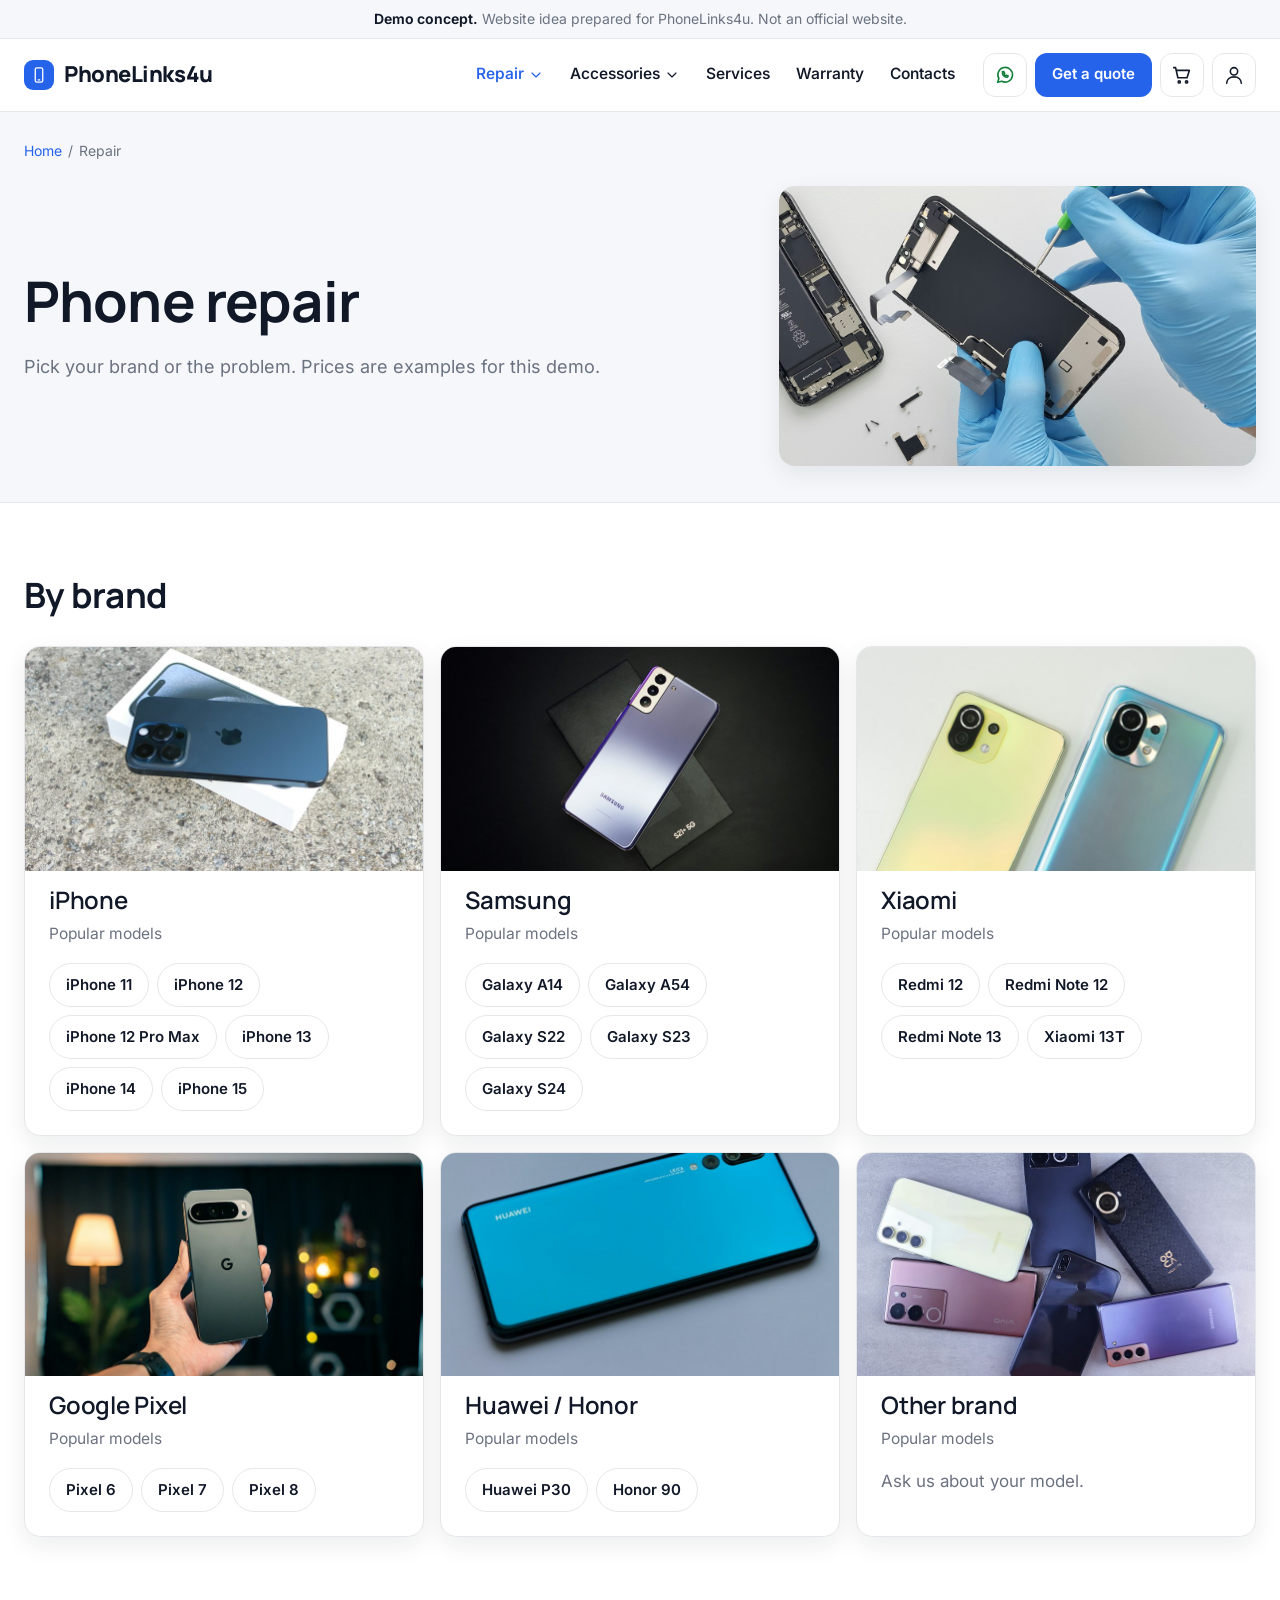
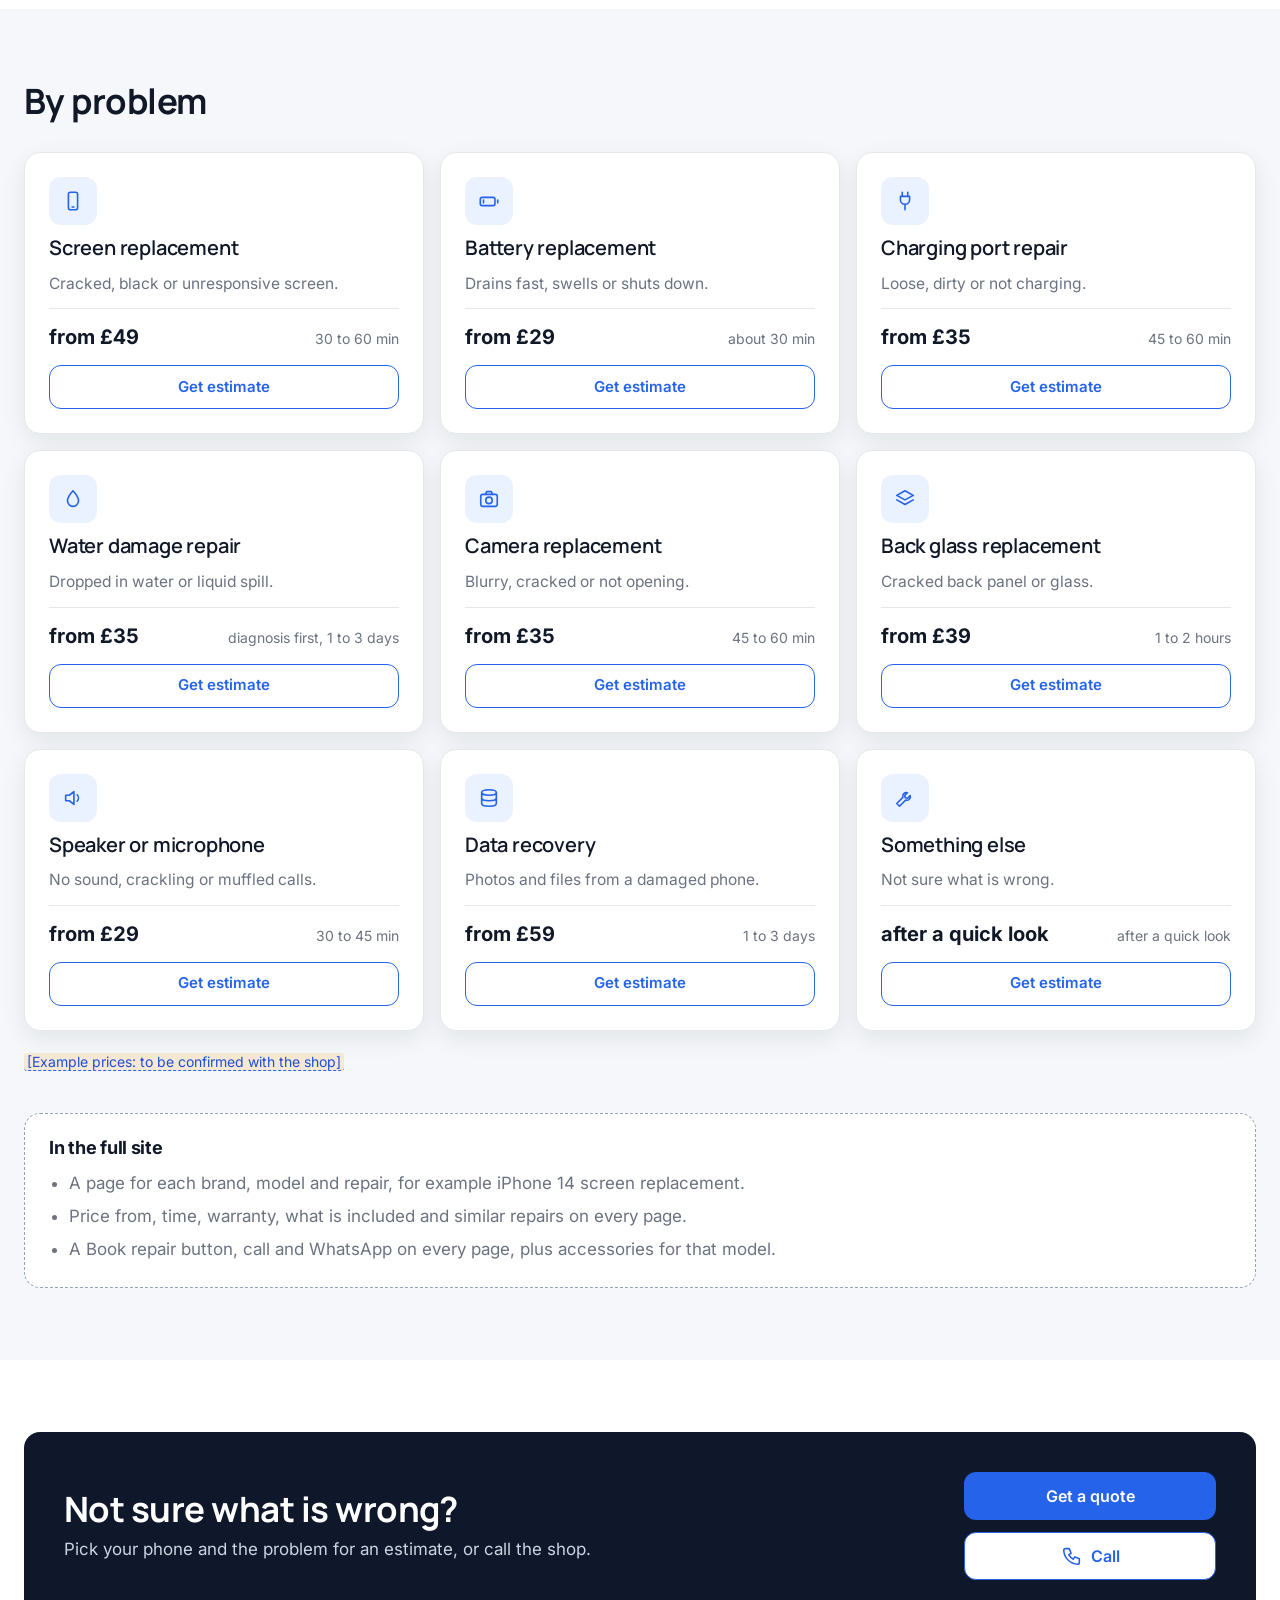
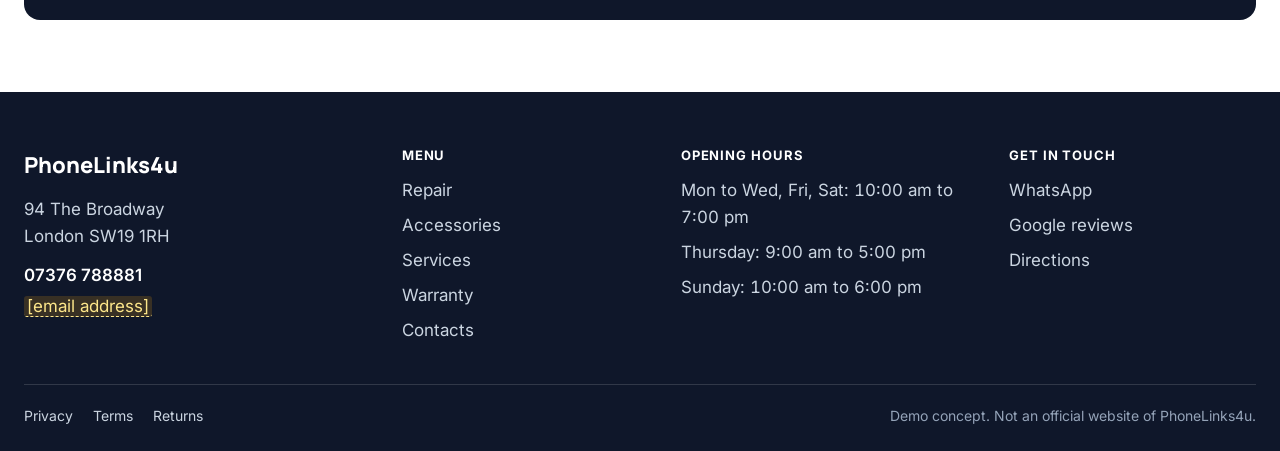
<file: repair/index.html>
<!doctype html>
<html lang="en-GB">
<head>
<meta charset="utf-8">
<meta name="viewport" content="width=device-width, initial-scale=1">
<meta name="robots" content="noindex, nofollow">
<meta name="theme-color" content="#0F172A">
<title>Repair | PhoneLinks4u</title>
<meta name="description" content="Phone repairs at PhoneLinks4u in Wimbledon.">
<link rel="stylesheet" href="../assets/css/tokens.css">
<link rel="stylesheet" href="../assets/css/base.css">
</head>
<body>
<svg width="0" height="0" style="position:absolute" aria-hidden="true" focusable="false">
<symbol id="i-phone" viewBox="0 0 24 24"><path d="M5 4h4l2 5-2.5 1.5a11 11 0 0 0 5 5L15 13l5 2v4a2 2 0 0 1-2 2A16 16 0 0 1 3 6a2 2 0 0 1 2-2z"/></symbol>
<symbol id="i-screen" viewBox="0 0 24 24"><rect x="7" y="2.5" width="10" height="19" rx="2.2"/><path d="M11 18.5h2"/></symbol>
<symbol id="i-battery" viewBox="0 0 24 24"><rect x="2.5" y="8" width="16" height="9" rx="2"/><path d="M21.5 11v3M6 11v3"/></symbol>
<symbol id="i-plug" viewBox="0 0 24 24"><path d="M9 2.5v4.5M15 2.5v4.5M7 7h10v3.5a5 5 0 0 1-10 0V7zM12 15.5v6"/></symbol>
<symbol id="i-drop" viewBox="0 0 24 24"><path d="M12 3s6 6.5 6 11a6 6 0 0 1-12 0c0-4.5 6-11 6-11z"/></symbol>
<symbol id="i-camera" viewBox="0 0 24 24"><rect x="3" y="7" width="18" height="13" rx="2.2"/><circle cx="12" cy="13.5" r="3.5"/><path d="M8 7l1.5-3h5L16 7"/></symbol>
<symbol id="i-data" viewBox="0 0 24 24"><path d="M4 6c0-1.7 3.6-3 8-3s8 1.3 8 3-3.6 3-8 3-8-1.3-8-3zM4 6v6c0 1.7 3.6 3 8 3s8-1.3 8-3V6M4 12v6c0 1.7 3.6 3 8 3s8-1.3 8-3v-6"/></symbol>
<symbol id="i-back" viewBox="0 0 24 24"><path d="M12 3l9 5-9 5-9-5 9-5zM3 13l9 5 9-5"/></symbol>
<symbol id="i-shield" viewBox="0 0 24 24"><path d="M12 3l8 3v6c0 5-3.5 8-8 9-4.5-1-8-4-8-9V6l8-3zM9 12l2 2 4-4"/></symbol>
<symbol id="i-clock" viewBox="0 0 24 24"><circle cx="12" cy="12" r="9"/><path d="M12 7v5l3 2"/></symbol>
<symbol id="i-check" viewBox="0 0 24 24"><path d="M5 12.5l5 5 9-10.5"/></symbol>
<symbol id="i-tool" viewBox="0 0 24 24"><path d="M14.7 6.3a4 4 0 0 0-5 5L3 18l3 3 6.7-6.7a4 4 0 0 0 5-5l-3 3-2.5-.5-.5-2.5 3-3z"/></symbol>
<symbol id="i-cart" viewBox="0 0 24 24"><path d="M3 4h2l2.5 11h10L20 7H6.5"/><circle cx="9" cy="19.5" r="1.2"/><circle cx="17" cy="19.5" r="1.2"/></symbol>
<symbol id="i-user" viewBox="0 0 24 24"><circle cx="12" cy="8" r="4"/><path d="M4 21c0-4.4 3.6-7 8-7s8 2.6 8 7"/></symbol>
<symbol id="i-menu" viewBox="0 0 24 24"><path d="M4 7h16M4 12h16M4 17h16"/></symbol>
<symbol id="i-close" viewBox="0 0 24 24"><path d="M6 6l12 12M18 6L6 18"/></symbol>
<symbol id="i-chevron" viewBox="0 0 24 24"><path d="M6 9l6 6 6-6"/></symbol>
<symbol id="i-prev" viewBox="0 0 24 24"><path d="M15 6l-6 6 6 6"/></symbol>
<symbol id="i-next" viewBox="0 0 24 24"><path d="M9 6l6 6-6 6"/></symbol>
<symbol id="i-pin" viewBox="0 0 24 24"><path d="M12 21s7-6.2 7-11a7 7 0 1 0-14 0c0 4.8 7 11 7 11z"/><circle cx="12" cy="10" r="2.5"/></symbol>
<symbol id="i-star" viewBox="0 0 24 24"><polygon points="12 2.5 14.9 8.6 21.5 9.4 16.6 14 17.9 20.6 12 17.4 6.1 20.6 7.4 14 2.5 9.4 9.1 8.6"/></symbol>
<symbol id="i-upload" viewBox="0 0 24 24"><path d="M12 16V4M7 9l5-5 5 5M4 20h16"/></symbol>
<symbol id="i-box" viewBox="0 0 24 24"><path d="M3 8l9-5 9 5v8l-9 5-9-5V8zM3 8l9 5 9-5M12 13v8"/></symbol>
<symbol id="i-speaker" viewBox="0 0 24 24"><path d="M4 9v6h4l5 4V5L8 9H4zM16.5 8.5a5 5 0 0 1 0 7"/></symbol>
<symbol id="i-audio" viewBox="0 0 24 24"><path d="M4 14v-2a8 8 0 0 1 16 0v2M4 14h3v5H5a1 1 0 0 1-1-1v-4zM20 14h-3v5h2a1 1 0 0 0 1-1v-4z"/></symbol>
<symbol id="i-pound" viewBox="0 0 24 24"><path d="M17 7.5a4 4 0 0 0-8 1V13M6 13h8M7 19h11M9 13v6"/></symbol>
<symbol id="i-wa" viewBox="0 0 24 24"><path d="M4 20l1.3-4.2A8 8 0 1 1 8.4 18.8L4 20z"/><path d="M9.2 9.2c0 2.9 2.4 5.3 5.3 5.3l1-1.4-1.9-1-1 .8a3.4 3.4 0 0 1-1.7-1.7l.8-1-1-1.9-1.5 0z"/></symbol>
</svg>
<a class="skip" href="#main">Skip to content</a>
<div class="demo-bar"><strong>Demo concept.</strong> Website idea prepared for PhoneLinks4u. Not an official website.</div>
<header class="site-header">
  <div class="container header-row">
    <a class="brand" href="../index.html" aria-label="PhoneLinks4u, home"><span class="brand-mark"><svg class="i " aria-hidden="true"><use href="#i-screen"/></svg></span>PhoneLinks4u</a>
    <nav class="nav-desktop" aria-label="Main"><ul>
      <li class="nav-item" data-dropdown><button class="nav-trigger" type="button" aria-expanded="false" aria-controls="dd-repair" aria-current="page">Repair <svg class="i " aria-hidden="true"><use href="#i-chevron"/></svg></button><div class="dropdown" id="dd-repair"><div class="col"><h3>By brand</h3><ul><li><a href="../repair/index.html#iphone">iPhone</a></li><li><a href="../repair/index.html#samsung">Samsung</a></li><li><a href="../repair/index.html#xiaomi">Xiaomi</a></li><li><a href="../repair/index.html#pixel">Google Pixel</a></li><li><a href="../repair/index.html#huawei">Huawei / Honor</a></li><li><a href="../repair/index.html#other">Other brand</a></li></ul></div><div class="col"><h3>By problem</h3><ul><li><a href="../repair/index.html#card-screen">Screen replacement</a></li><li><a href="../repair/index.html#card-battery">Battery replacement</a></li><li><a href="../repair/index.html#card-charging">Charging port repair</a></li><li><a href="../repair/index.html#card-water">Water damage repair</a></li><li><a href="../repair/index.html#card-camera">Camera replacement</a></li><li><a href="../repair/index.html#card-back">Back glass replacement</a></li><li><a href="../repair/index.html#card-audio">Speaker or microphone</a></li><li><a href="../repair/index.html#card-data">Data recovery</a></li></ul></div></div></li>
      <li class="nav-item" data-dropdown><button class="nav-trigger" type="button" aria-expanded="false" aria-controls="dd-acc">Accessories <svg class="i " aria-hidden="true"><use href="#i-chevron"/></svg></button><div class="dropdown" id="dd-acc"><div class="col"><h3>By type</h3><ul><li><a href="../accessories/index.html#cat-0">Cases</a></li><li><a href="../accessories/index.html#cat-1">Screen protectors</a></li><li><a href="../accessories/index.html#cat-2">Cables and chargers</a></li><li><a href="../accessories/index.html#cat-3">Wireless chargers</a></li><li><a href="../accessories/index.html#cat-4">Headphones</a></li><li><a href="../accessories/index.html#cat-5">Power banks</a></li><li><a href="../accessories/index.html#cat-6">Holders and rings</a></li><li><a href="../accessories/index.html#cat-7">Memory cards</a></li></ul></div><div class="col"><h3>By phone</h3><ul><li><a href="../accessories/index.html#model">For iPhone</a></li><li><a href="../accessories/index.html#model">For Samsung</a></li><li><a href="../accessories/index.html#model">For Xiaomi</a></li><li><a href="../accessories/index.html#model">For Google Pixel</a></li><li><a href="../accessories/index.html#model">For Huawei / Honor</a></li></ul></div></div></li>
      <li class="nav-item"><a class="nav-link" href="../services/index.html">Services</a></li><li class="nav-item"><a class="nav-link" href="../warranty/index.html">Warranty</a></li><li class="nav-item"><a class="nav-link" href="../contact/index.html">Contacts</a></li>
    </ul></nav>
    <div class="header-actions">
      <a class="header-phone" href="tel:+447376788881"><svg class="i " aria-hidden="true"><use href="#i-phone"/></svg><span>07376 788881</span></a>
      <a class="icon-btn wa hide-sm" href="https://wa.me/447376788881" target="_blank" rel="noopener" aria-label="Message us on WhatsApp"><svg class="i " aria-hidden="true"><use href="#i-wa"/></svg></a>
      <a class="btn btn-primary btn-sm header-quote" href="../index.html#calculator">Get a quote</a>
      <a class="icon-btn header-cart" href="#" data-fullsite aria-label="Basket (part of the full site)" title="Basket: part of the full site"><svg class="i " aria-hidden="true"><use href="#i-cart"/></svg></a>
      <a class="icon-btn header-account" href="#" data-fullsite aria-label="Sign in (part of the full site)" title="Sign in: part of the full site"><svg class="i " aria-hidden="true"><use href="#i-user"/></svg></a>
      <button class="icon-btn burger" type="button" aria-label="Open menu" aria-expanded="false" aria-controls="drawer" data-open-drawer><svg class="i " aria-hidden="true"><use href="#i-menu"/></svg></button>
    </div>
  </div>
</header>
<div class="drawer" id="drawer" role="dialog" aria-modal="true" aria-label="Menu" hidden>
  <div class="drawer-top">
    <span class="brand"><span class="brand-mark"><svg class="i " aria-hidden="true"><use href="#i-screen"/></svg></span>PhoneLinks4u</span>
    <button class="icon-btn" type="button" aria-label="Close menu" data-close-drawer><svg class="i " aria-hidden="true"><use href="#i-close"/></svg></button>
  </div>
  <nav aria-label="Mobile"><ul>
    <li><a href="../repair/index.html" aria-current="page">Repair <svg class="i " aria-hidden="true"><use href="#i-next"/></svg></a></li>
    <li><a href="../accessories/index.html">Accessories <svg class="i " aria-hidden="true"><use href="#i-next"/></svg></a></li>
    <li><a href="../services/index.html">Services <svg class="i " aria-hidden="true"><use href="#i-next"/></svg></a></li>
    <li><a href="../warranty/index.html">Warranty <svg class="i " aria-hidden="true"><use href="#i-next"/></svg></a></li>
    <li><a href="../contact/index.html">Contacts <svg class="i " aria-hidden="true"><use href="#i-next"/></svg></a></li>
  </ul></nav>
  <div class="drawer-foot">
    <a class="btn btn-primary btn-block" href="../index.html#calculator">Get a repair quote</a>
    <a class="btn btn-secondary btn-block" href="tel:+447376788881"><svg class="i " aria-hidden="true"><use href="#i-phone"/></svg> Call 07376 788881</a>
    <a class="btn btn-wa btn-block" href="https://wa.me/447376788881" target="_blank" rel="noopener"><svg class="i " aria-hidden="true"><use href="#i-wa"/></svg> WhatsApp</a>
    <a class="btn btn-ghost btn-block" href="#" data-fullsite><svg class="i " aria-hidden="true"><use href="#i-user"/></svg> Sign in</a>
    <address>94 The Broadway<br>London SW19 1RH</address>
  </div>
</div>
<main id="main">

<section class="page-hero page-hero--img"><div class="container page-hero-grid">
  <nav aria-label="Breadcrumb"><ol class="breadcrumbs" role="list"><li><a href="../index.html">Home</a></li><li aria-current="page">Repair</li></ol></nav>
  <h1>Phone repair</h1>
  <p>Pick your brand or the problem. Prices are examples for this demo.</p>
<img class="page-hero-img" src="../assets/img/repair-hero.jpg" alt="Technician replacing an iPhone screen" width="1200" height="800"></div></section>
<section class="section"><div class="container">
  <div class="section-head"><h2>By brand</h2></div>
  <div class="repair-grid"><article class="card brand-card" id="iphone"><img class="brand-img" src="../assets/img/brand-iphone.jpg" alt="iPhone on its box" width="800" height="450" loading="lazy" decoding="async"><h3>iPhone</h3><p class="muted" style="margin:8px 0 16px;font-size:.9688rem">Popular models</p><div class="chips"><a class="chip" style="display:inline-flex;align-items:center;text-decoration:none" href="../index.html#calculator">iPhone 11</a><a class="chip" style="display:inline-flex;align-items:center;text-decoration:none" href="../index.html#calculator">iPhone 12</a><a class="chip" style="display:inline-flex;align-items:center;text-decoration:none" href="../index.html#calculator">iPhone 12 Pro Max</a><a class="chip" style="display:inline-flex;align-items:center;text-decoration:none" href="../index.html#calculator">iPhone 13</a><a class="chip" style="display:inline-flex;align-items:center;text-decoration:none" href="../index.html#calculator">iPhone 14</a><a class="chip" style="display:inline-flex;align-items:center;text-decoration:none" href="../index.html#calculator">iPhone 15</a></div></article><article class="card brand-card" id="samsung"><img class="brand-img" src="../assets/img/brand-samsung.jpg" alt="Samsung Galaxy phone" width="800" height="450" loading="lazy" decoding="async"><h3>Samsung</h3><p class="muted" style="margin:8px 0 16px;font-size:.9688rem">Popular models</p><div class="chips"><a class="chip" style="display:inline-flex;align-items:center;text-decoration:none" href="../index.html#calculator">Galaxy A14</a><a class="chip" style="display:inline-flex;align-items:center;text-decoration:none" href="../index.html#calculator">Galaxy A54</a><a class="chip" style="display:inline-flex;align-items:center;text-decoration:none" href="../index.html#calculator">Galaxy S22</a><a class="chip" style="display:inline-flex;align-items:center;text-decoration:none" href="../index.html#calculator">Galaxy S23</a><a class="chip" style="display:inline-flex;align-items:center;text-decoration:none" href="../index.html#calculator">Galaxy S24</a></div></article><article class="card brand-card" id="xiaomi"><img class="brand-img" src="../assets/img/brand-xiaomi.jpg" alt="Two Xiaomi phones" width="800" height="450" loading="lazy" decoding="async"><h3>Xiaomi</h3><p class="muted" style="margin:8px 0 16px;font-size:.9688rem">Popular models</p><div class="chips"><a class="chip" style="display:inline-flex;align-items:center;text-decoration:none" href="../index.html#calculator">Redmi 12</a><a class="chip" style="display:inline-flex;align-items:center;text-decoration:none" href="../index.html#calculator">Redmi Note 12</a><a class="chip" style="display:inline-flex;align-items:center;text-decoration:none" href="../index.html#calculator">Redmi Note 13</a><a class="chip" style="display:inline-flex;align-items:center;text-decoration:none" href="../index.html#calculator">Xiaomi 13T</a></div></article><article class="card brand-card" id="pixel"><img class="brand-img" src="../assets/img/brand-pixel.jpg" alt="Google Pixel phone in a hand" width="800" height="450" loading="lazy" decoding="async"><h3>Google Pixel</h3><p class="muted" style="margin:8px 0 16px;font-size:.9688rem">Popular models</p><div class="chips"><a class="chip" style="display:inline-flex;align-items:center;text-decoration:none" href="../index.html#calculator">Pixel 6</a><a class="chip" style="display:inline-flex;align-items:center;text-decoration:none" href="../index.html#calculator">Pixel 7</a><a class="chip" style="display:inline-flex;align-items:center;text-decoration:none" href="../index.html#calculator">Pixel 8</a></div></article><article class="card brand-card" id="huawei"><img class="brand-img" src="../assets/img/brand-huawei.jpg" alt="Huawei phone" width="800" height="450" loading="lazy" decoding="async"><h3>Huawei / Honor</h3><p class="muted" style="margin:8px 0 16px;font-size:.9688rem">Popular models</p><div class="chips"><a class="chip" style="display:inline-flex;align-items:center;text-decoration:none" href="../index.html#calculator">Huawei P30</a><a class="chip" style="display:inline-flex;align-items:center;text-decoration:none" href="../index.html#calculator">Honor 90</a></div></article><article class="card brand-card" id="other"><img class="brand-img" src="../assets/img/brand-other.jpg" alt="Several Android phones" width="800" height="450" loading="lazy" decoding="async"><h3>Other brand</h3><p class="muted" style="margin:8px 0 16px;font-size:.9688rem">Popular models</p><div class="chips"><span class="muted">Ask us about your model.</span></div></article></div>
</div></section>
<section class="section section--alt"><div class="container">
  <div class="section-head"><h2>By problem</h2></div>
  <div class="repair-grid">
<article class="card repair-card" id="card-screen">
  <span class="ico"><svg class="i " aria-hidden="true"><use href="#i-screen"/></svg></span>
  <h3>Screen replacement</h3>
  <p>Cracked, black or unresponsive screen.</p>
  <div class="meta"><span class="price">from £49</span><span class="caption">30 to 60 min</span></div>
  <a class="btn btn-secondary btn-sm" href="../index.html#calculator" data-pick-fault="screen">Get estimate</a>
</article>
<article class="card repair-card" id="card-battery">
  <span class="ico"><svg class="i " aria-hidden="true"><use href="#i-battery"/></svg></span>
  <h3>Battery replacement</h3>
  <p>Drains fast, swells or shuts down.</p>
  <div class="meta"><span class="price">from £29</span><span class="caption">about 30 min</span></div>
  <a class="btn btn-secondary btn-sm" href="../index.html#calculator" data-pick-fault="battery">Get estimate</a>
</article>
<article class="card repair-card" id="card-charging">
  <span class="ico"><svg class="i " aria-hidden="true"><use href="#i-plug"/></svg></span>
  <h3>Charging port repair</h3>
  <p>Loose, dirty or not charging.</p>
  <div class="meta"><span class="price">from £35</span><span class="caption">45 to 60 min</span></div>
  <a class="btn btn-secondary btn-sm" href="../index.html#calculator" data-pick-fault="charging">Get estimate</a>
</article>
<article class="card repair-card" id="card-water">
  <span class="ico"><svg class="i " aria-hidden="true"><use href="#i-drop"/></svg></span>
  <h3>Water damage repair</h3>
  <p>Dropped in water or liquid spill.</p>
  <div class="meta"><span class="price">from £35</span><span class="caption">diagnosis first, 1 to 3 days</span></div>
  <a class="btn btn-secondary btn-sm" href="../index.html#calculator" data-pick-fault="water">Get estimate</a>
</article>
<article class="card repair-card" id="card-camera">
  <span class="ico"><svg class="i " aria-hidden="true"><use href="#i-camera"/></svg></span>
  <h3>Camera replacement</h3>
  <p>Blurry, cracked or not opening.</p>
  <div class="meta"><span class="price">from £35</span><span class="caption">45 to 60 min</span></div>
  <a class="btn btn-secondary btn-sm" href="../index.html#calculator" data-pick-fault="camera">Get estimate</a>
</article>
<article class="card repair-card" id="card-back">
  <span class="ico"><svg class="i " aria-hidden="true"><use href="#i-back"/></svg></span>
  <h3>Back glass replacement</h3>
  <p>Cracked back panel or glass.</p>
  <div class="meta"><span class="price">from £39</span><span class="caption">1 to 2 hours</span></div>
  <a class="btn btn-secondary btn-sm" href="../index.html#calculator" data-pick-fault="back">Get estimate</a>
</article>
<article class="card repair-card" id="card-audio">
  <span class="ico"><svg class="i " aria-hidden="true"><use href="#i-speaker"/></svg></span>
  <h3>Speaker or microphone</h3>
  <p>No sound, crackling or muffled calls.</p>
  <div class="meta"><span class="price">from £29</span><span class="caption">30 to 45 min</span></div>
  <a class="btn btn-secondary btn-sm" href="../index.html#calculator" data-pick-fault="audio">Get estimate</a>
</article>
<article class="card repair-card" id="card-data">
  <span class="ico"><svg class="i " aria-hidden="true"><use href="#i-data"/></svg></span>
  <h3>Data recovery</h3>
  <p>Photos and files from a damaged phone.</p>
  <div class="meta"><span class="price">from £59</span><span class="caption">1 to 3 days</span></div>
  <a class="btn btn-secondary btn-sm" href="../index.html#calculator" data-pick-fault="data">Get estimate</a>
</article>
<article class="card repair-card" id="card-other">
  <span class="ico"><svg class="i " aria-hidden="true"><use href="#i-tool"/></svg></span>
  <h3>Something else</h3>
  <p>Not sure what is wrong.</p>
  <div class="meta"><span class="price">after a quick look</span><span class="caption">after a quick look</span></div>
  <a class="btn btn-secondary btn-sm" href="../index.html#calculator" data-pick-fault="other">Get estimate</a>
</article>
  </div>
  <p class="caption" style="margin-top:20px"><span class="todo">[Example prices: to be confirmed with the shop]</span></p>
  <aside class="plan"><h2>In the full site</h2><ul><li>A page for each brand, model and repair, for example iPhone 14 screen replacement.</li><li>Price from, time, warranty, what is included and similar repairs on every page.</li><li>A Book repair button, call and WhatsApp on every page, plus accessories for that model.</li></ul></aside>
</div></section>
<section class="section"><div class="container"><div class="page-cta">
  <div><h2>Not sure what is wrong?</h2><p style="margin-top:8px">Pick your phone and the problem for an estimate, or call the shop.</p></div>
  <div class="cta-row" style="margin:0"><a class="btn btn-primary" href="../index.html#calculator">Get a quote</a><a class="btn btn-secondary" href="tel:+447376788881"><svg class="i " aria-hidden="true"><use href="#i-phone"/></svg> Call</a></div>
</div></div></section>

</main>
<footer class="site-footer">
  <div class="container">
    <div class="footer-grid">
      <div>
        <div class="footer-brand">PhoneLinks4u</div>
        <address style="margin-top:12px">94 The Broadway<br>London SW19 1RH</address>
        <p style="margin-top:12px"><a href="tel:+447376788881" style="font-weight:600;color:#fff">07376 788881</a></p>
        <p style="margin-top:4px"><span class="todo">[email address]</span></p>
      </div>
      <div><h2>Menu</h2><ul>
        <li><a href="../repair/index.html">Repair</a></li>
        <li><a href="../accessories/index.html">Accessories</a></li>
        <li><a href="../services/index.html">Services</a></li>
        <li><a href="../warranty/index.html">Warranty</a></li>
        <li><a href="../contact/index.html">Contacts</a></li>
      </ul></div>
      <div><h2>Opening hours</h2><ul style="font-variant-numeric:tabular-nums"><li>Mon to Wed, Fri, Sat: 10:00 am to 7:00 pm</li><li>Thursday: 9:00 am to 5:00 pm</li><li>Sunday: 10:00 am to 6:00 pm</li></ul></div>
      <div><h2>Get in touch</h2><ul>
        <li><a href="https://wa.me/447376788881" target="_blank" rel="noopener">WhatsApp</a></li>
        <li><a href="https://www.google.com/maps/place/?q=place_id:ChIJW7tWdm5xdkgRounIknlrPsY" target="_blank" rel="noopener">Google reviews</a></li>
        <li><a href="https://www.google.com/maps/dir/?api=1&destination=94+The+Broadway+London+SW19+1RH" target="_blank" rel="noopener">Directions</a></li>
      </ul></div>
    </div>
    <div class="footer-bottom">
      <ul><li><a href="#" data-fullsite>Privacy</a></li><li><a href="#" data-fullsite>Terms</a></li><li><a href="#" data-fullsite>Returns</a></li></ul>
      <span>Demo concept. Not an official website of PhoneLinks4u.</span>
    </div>
  </div>
</footer>
<nav class="mobile-bar" aria-label="Quick actions">
  <a href="tel:+447376788881"><svg class="i " aria-hidden="true"><use href="#i-phone"/></svg><span>Call</span></a>
  <a class="is-primary" href="../index.html#calculator"><svg class="i " aria-hidden="true"><use href="#i-tool"/></svg><span>Repair</span></a>
  <a href="../accessories/index.html"><svg class="i " aria-hidden="true"><use href="#i-box"/></svg><span>Shop</span></a>
  <a href="#" data-fullsite><svg class="i " aria-hidden="true"><use href="#i-cart"/></svg><span>Basket</span></a>
  <a href="#" data-fullsite><svg class="i " aria-hidden="true"><use href="#i-user"/></svg><span>Profile</span></a>
</nav>
<div class="toast" role="status" aria-live="polite"></div>
<script src="../assets/js/config.js"></script>
<script src="../assets/js/site.js" defer></script>
<script src="../assets/js/calc.js" defer></script>
</body>
</html>
</file>
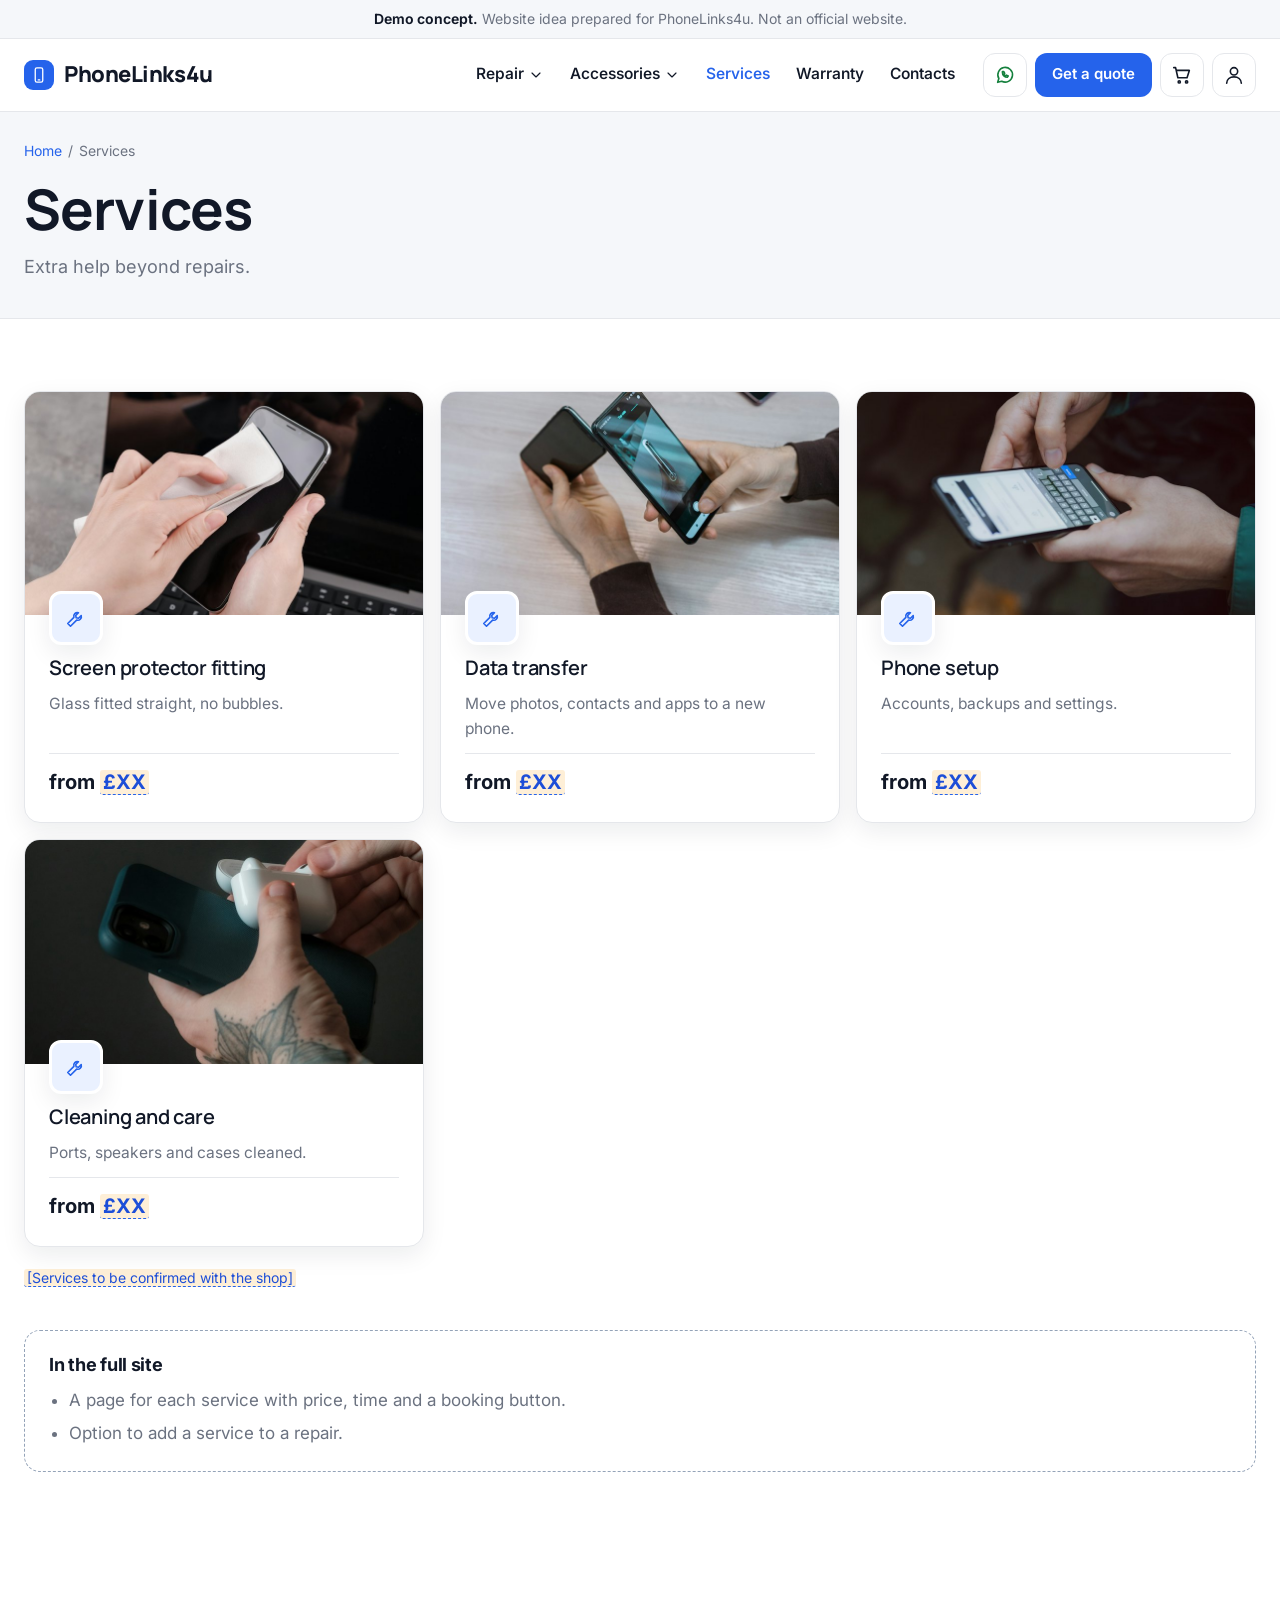
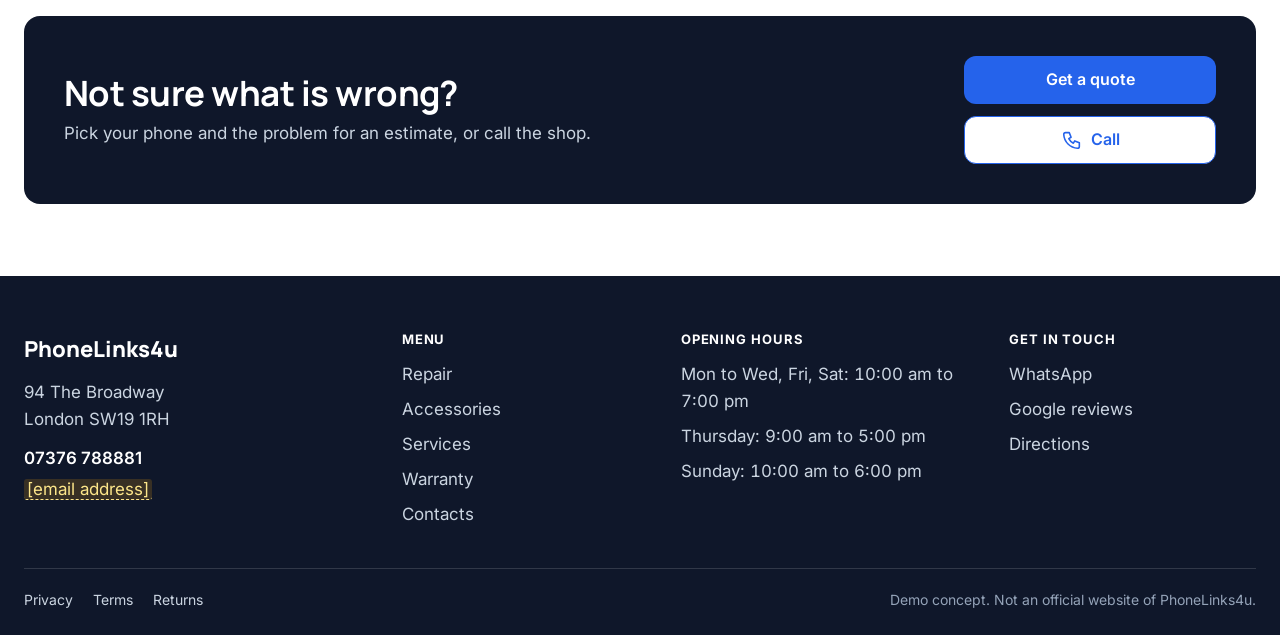
<file: services/index.html>
<!doctype html>
<html lang="en-GB">
<head>
<meta charset="utf-8">
<meta name="viewport" content="width=device-width, initial-scale=1">
<meta name="robots" content="noindex, nofollow">
<meta name="theme-color" content="#0F172A">
<title>Services | PhoneLinks4u</title>
<meta name="description" content="Phone services at PhoneLinks4u in Wimbledon.">
<link rel="stylesheet" href="../assets/css/tokens.css">
<link rel="stylesheet" href="../assets/css/base.css">
</head>
<body>
<svg width="0" height="0" style="position:absolute" aria-hidden="true" focusable="false">
<symbol id="i-phone" viewBox="0 0 24 24"><path d="M5 4h4l2 5-2.5 1.5a11 11 0 0 0 5 5L15 13l5 2v4a2 2 0 0 1-2 2A16 16 0 0 1 3 6a2 2 0 0 1 2-2z"/></symbol>
<symbol id="i-screen" viewBox="0 0 24 24"><rect x="7" y="2.5" width="10" height="19" rx="2.2"/><path d="M11 18.5h2"/></symbol>
<symbol id="i-battery" viewBox="0 0 24 24"><rect x="2.5" y="8" width="16" height="9" rx="2"/><path d="M21.5 11v3M6 11v3"/></symbol>
<symbol id="i-plug" viewBox="0 0 24 24"><path d="M9 2.5v4.5M15 2.5v4.5M7 7h10v3.5a5 5 0 0 1-10 0V7zM12 15.5v6"/></symbol>
<symbol id="i-drop" viewBox="0 0 24 24"><path d="M12 3s6 6.5 6 11a6 6 0 0 1-12 0c0-4.5 6-11 6-11z"/></symbol>
<symbol id="i-camera" viewBox="0 0 24 24"><rect x="3" y="7" width="18" height="13" rx="2.2"/><circle cx="12" cy="13.5" r="3.5"/><path d="M8 7l1.5-3h5L16 7"/></symbol>
<symbol id="i-data" viewBox="0 0 24 24"><path d="M4 6c0-1.7 3.6-3 8-3s8 1.3 8 3-3.6 3-8 3-8-1.3-8-3zM4 6v6c0 1.7 3.6 3 8 3s8-1.3 8-3V6M4 12v6c0 1.7 3.6 3 8 3s8-1.3 8-3v-6"/></symbol>
<symbol id="i-back" viewBox="0 0 24 24"><path d="M12 3l9 5-9 5-9-5 9-5zM3 13l9 5 9-5"/></symbol>
<symbol id="i-shield" viewBox="0 0 24 24"><path d="M12 3l8 3v6c0 5-3.5 8-8 9-4.5-1-8-4-8-9V6l8-3zM9 12l2 2 4-4"/></symbol>
<symbol id="i-clock" viewBox="0 0 24 24"><circle cx="12" cy="12" r="9"/><path d="M12 7v5l3 2"/></symbol>
<symbol id="i-check" viewBox="0 0 24 24"><path d="M5 12.5l5 5 9-10.5"/></symbol>
<symbol id="i-tool" viewBox="0 0 24 24"><path d="M14.7 6.3a4 4 0 0 0-5 5L3 18l3 3 6.7-6.7a4 4 0 0 0 5-5l-3 3-2.5-.5-.5-2.5 3-3z"/></symbol>
<symbol id="i-cart" viewBox="0 0 24 24"><path d="M3 4h2l2.5 11h10L20 7H6.5"/><circle cx="9" cy="19.5" r="1.2"/><circle cx="17" cy="19.5" r="1.2"/></symbol>
<symbol id="i-user" viewBox="0 0 24 24"><circle cx="12" cy="8" r="4"/><path d="M4 21c0-4.4 3.6-7 8-7s8 2.6 8 7"/></symbol>
<symbol id="i-menu" viewBox="0 0 24 24"><path d="M4 7h16M4 12h16M4 17h16"/></symbol>
<symbol id="i-close" viewBox="0 0 24 24"><path d="M6 6l12 12M18 6L6 18"/></symbol>
<symbol id="i-chevron" viewBox="0 0 24 24"><path d="M6 9l6 6 6-6"/></symbol>
<symbol id="i-prev" viewBox="0 0 24 24"><path d="M15 6l-6 6 6 6"/></symbol>
<symbol id="i-next" viewBox="0 0 24 24"><path d="M9 6l6 6-6 6"/></symbol>
<symbol id="i-pin" viewBox="0 0 24 24"><path d="M12 21s7-6.2 7-11a7 7 0 1 0-14 0c0 4.8 7 11 7 11z"/><circle cx="12" cy="10" r="2.5"/></symbol>
<symbol id="i-star" viewBox="0 0 24 24"><polygon points="12 2.5 14.9 8.6 21.5 9.4 16.6 14 17.9 20.6 12 17.4 6.1 20.6 7.4 14 2.5 9.4 9.1 8.6"/></symbol>
<symbol id="i-upload" viewBox="0 0 24 24"><path d="M12 16V4M7 9l5-5 5 5M4 20h16"/></symbol>
<symbol id="i-box" viewBox="0 0 24 24"><path d="M3 8l9-5 9 5v8l-9 5-9-5V8zM3 8l9 5 9-5M12 13v8"/></symbol>
<symbol id="i-speaker" viewBox="0 0 24 24"><path d="M4 9v6h4l5 4V5L8 9H4zM16.5 8.5a5 5 0 0 1 0 7"/></symbol>
<symbol id="i-audio" viewBox="0 0 24 24"><path d="M4 14v-2a8 8 0 0 1 16 0v2M4 14h3v5H5a1 1 0 0 1-1-1v-4zM20 14h-3v5h2a1 1 0 0 0 1-1v-4z"/></symbol>
<symbol id="i-pound" viewBox="0 0 24 24"><path d="M17 7.5a4 4 0 0 0-8 1V13M6 13h8M7 19h11M9 13v6"/></symbol>
<symbol id="i-wa" viewBox="0 0 24 24"><path d="M4 20l1.3-4.2A8 8 0 1 1 8.4 18.8L4 20z"/><path d="M9.2 9.2c0 2.9 2.4 5.3 5.3 5.3l1-1.4-1.9-1-1 .8a3.4 3.4 0 0 1-1.7-1.7l.8-1-1-1.9-1.5 0z"/></symbol>
</svg>
<a class="skip" href="#main">Skip to content</a>
<div class="demo-bar"><strong>Demo concept.</strong> Website idea prepared for PhoneLinks4u. Not an official website.</div>
<header class="site-header">
  <div class="container header-row">
    <a class="brand" href="../index.html" aria-label="PhoneLinks4u, home"><span class="brand-mark"><svg class="i " aria-hidden="true"><use href="#i-screen"/></svg></span>PhoneLinks4u</a>
    <nav class="nav-desktop" aria-label="Main"><ul>
      <li class="nav-item" data-dropdown><button class="nav-trigger" type="button" aria-expanded="false" aria-controls="dd-repair">Repair <svg class="i " aria-hidden="true"><use href="#i-chevron"/></svg></button><div class="dropdown" id="dd-repair"><div class="col"><h3>By brand</h3><ul><li><a href="../repair/index.html#iphone">iPhone</a></li><li><a href="../repair/index.html#samsung">Samsung</a></li><li><a href="../repair/index.html#xiaomi">Xiaomi</a></li><li><a href="../repair/index.html#pixel">Google Pixel</a></li><li><a href="../repair/index.html#huawei">Huawei / Honor</a></li><li><a href="../repair/index.html#other">Other brand</a></li></ul></div><div class="col"><h3>By problem</h3><ul><li><a href="../repair/index.html#card-screen">Screen replacement</a></li><li><a href="../repair/index.html#card-battery">Battery replacement</a></li><li><a href="../repair/index.html#card-charging">Charging port repair</a></li><li><a href="../repair/index.html#card-water">Water damage repair</a></li><li><a href="../repair/index.html#card-camera">Camera replacement</a></li><li><a href="../repair/index.html#card-back">Back glass replacement</a></li><li><a href="../repair/index.html#card-audio">Speaker or microphone</a></li><li><a href="../repair/index.html#card-data">Data recovery</a></li></ul></div></div></li>
      <li class="nav-item" data-dropdown><button class="nav-trigger" type="button" aria-expanded="false" aria-controls="dd-acc">Accessories <svg class="i " aria-hidden="true"><use href="#i-chevron"/></svg></button><div class="dropdown" id="dd-acc"><div class="col"><h3>By type</h3><ul><li><a href="../accessories/index.html#cat-0">Cases</a></li><li><a href="../accessories/index.html#cat-1">Screen protectors</a></li><li><a href="../accessories/index.html#cat-2">Cables and chargers</a></li><li><a href="../accessories/index.html#cat-3">Wireless chargers</a></li><li><a href="../accessories/index.html#cat-4">Headphones</a></li><li><a href="../accessories/index.html#cat-5">Power banks</a></li><li><a href="../accessories/index.html#cat-6">Holders and rings</a></li><li><a href="../accessories/index.html#cat-7">Memory cards</a></li></ul></div><div class="col"><h3>By phone</h3><ul><li><a href="../accessories/index.html#model">For iPhone</a></li><li><a href="../accessories/index.html#model">For Samsung</a></li><li><a href="../accessories/index.html#model">For Xiaomi</a></li><li><a href="../accessories/index.html#model">For Google Pixel</a></li><li><a href="../accessories/index.html#model">For Huawei / Honor</a></li></ul></div></div></li>
      <li class="nav-item"><a class="nav-link" href="../services/index.html" aria-current="page">Services</a></li><li class="nav-item"><a class="nav-link" href="../warranty/index.html">Warranty</a></li><li class="nav-item"><a class="nav-link" href="../contact/index.html">Contacts</a></li>
    </ul></nav>
    <div class="header-actions">
      <a class="header-phone" href="tel:+447376788881"><svg class="i " aria-hidden="true"><use href="#i-phone"/></svg><span>07376 788881</span></a>
      <a class="icon-btn wa hide-sm" href="https://wa.me/447376788881" target="_blank" rel="noopener" aria-label="Message us on WhatsApp"><svg class="i " aria-hidden="true"><use href="#i-wa"/></svg></a>
      <a class="btn btn-primary btn-sm header-quote" href="../index.html#calculator">Get a quote</a>
      <a class="icon-btn header-cart" href="#" data-fullsite aria-label="Basket (part of the full site)" title="Basket: part of the full site"><svg class="i " aria-hidden="true"><use href="#i-cart"/></svg></a>
      <a class="icon-btn header-account" href="#" data-fullsite aria-label="Sign in (part of the full site)" title="Sign in: part of the full site"><svg class="i " aria-hidden="true"><use href="#i-user"/></svg></a>
      <button class="icon-btn burger" type="button" aria-label="Open menu" aria-expanded="false" aria-controls="drawer" data-open-drawer><svg class="i " aria-hidden="true"><use href="#i-menu"/></svg></button>
    </div>
  </div>
</header>
<div class="drawer" id="drawer" role="dialog" aria-modal="true" aria-label="Menu" hidden>
  <div class="drawer-top">
    <span class="brand"><span class="brand-mark"><svg class="i " aria-hidden="true"><use href="#i-screen"/></svg></span>PhoneLinks4u</span>
    <button class="icon-btn" type="button" aria-label="Close menu" data-close-drawer><svg class="i " aria-hidden="true"><use href="#i-close"/></svg></button>
  </div>
  <nav aria-label="Mobile"><ul>
    <li><a href="../repair/index.html">Repair <svg class="i " aria-hidden="true"><use href="#i-next"/></svg></a></li>
    <li><a href="../accessories/index.html">Accessories <svg class="i " aria-hidden="true"><use href="#i-next"/></svg></a></li>
    <li><a href="../services/index.html" aria-current="page">Services <svg class="i " aria-hidden="true"><use href="#i-next"/></svg></a></li>
    <li><a href="../warranty/index.html">Warranty <svg class="i " aria-hidden="true"><use href="#i-next"/></svg></a></li>
    <li><a href="../contact/index.html">Contacts <svg class="i " aria-hidden="true"><use href="#i-next"/></svg></a></li>
  </ul></nav>
  <div class="drawer-foot">
    <a class="btn btn-primary btn-block" href="../index.html#calculator">Get a repair quote</a>
    <a class="btn btn-secondary btn-block" href="tel:+447376788881"><svg class="i " aria-hidden="true"><use href="#i-phone"/></svg> Call 07376 788881</a>
    <a class="btn btn-wa btn-block" href="https://wa.me/447376788881" target="_blank" rel="noopener"><svg class="i " aria-hidden="true"><use href="#i-wa"/></svg> WhatsApp</a>
    <a class="btn btn-ghost btn-block" href="#" data-fullsite><svg class="i " aria-hidden="true"><use href="#i-user"/></svg> Sign in</a>
    <address>94 The Broadway<br>London SW19 1RH</address>
  </div>
</div>
<main id="main">

<section class="page-hero"><div class="container">
  <nav aria-label="Breadcrumb"><ol class="breadcrumbs" role="list"><li><a href="../index.html">Home</a></li><li aria-current="page">Services</li></ol></nav>
  <h1>Services</h1>
  <p>Extra help beyond repairs.</p>
</div></section>
<section class="section"><div class="container">
  <div class="repair-grid"><article class="card repair-card has-img"><img class="card-img" src="../assets/img/svc-protector.jpg" alt="Screen being wiped before fitting a protector" width="800" height="450" loading="lazy" decoding="async"><span class="ico"><svg class="i " aria-hidden="true"><use href="#i-tool"/></svg></span><h3>Screen protector fitting</h3><p>Glass fitted straight, no bubbles.</p><div class="meta"><span class="price">from <span class="todo">£XX</span></span></div></article><article class="card repair-card has-img"><img class="card-img" src="../assets/img/svc-transfer.jpg" alt="Moving data between two phones" width="800" height="450" loading="lazy" decoding="async"><span class="ico"><svg class="i " aria-hidden="true"><use href="#i-tool"/></svg></span><h3>Data transfer</h3><p>Move photos, contacts and apps to a new phone.</p><div class="meta"><span class="price">from <span class="todo">£XX</span></span></div></article><article class="card repair-card has-img"><img class="card-img" src="../assets/img/svc-setup.jpg" alt="Setting up a smartphone" width="800" height="450" loading="lazy" decoding="async"><span class="ico"><svg class="i " aria-hidden="true"><use href="#i-tool"/></svg></span><h3>Phone setup</h3><p>Accounts, backups and settings.</p><div class="meta"><span class="price">from <span class="todo">£XX</span></span></div></article><article class="card repair-card has-img"><img class="card-img" src="../assets/img/svc-cleaning.jpg" alt="Phone being cleaned" width="800" height="450" loading="lazy" decoding="async"><span class="ico"><svg class="i " aria-hidden="true"><use href="#i-tool"/></svg></span><h3>Cleaning and care</h3><p>Ports, speakers and cases cleaned.</p><div class="meta"><span class="price">from <span class="todo">£XX</span></span></div></article></div>
  <p class="caption" style="margin-top:20px"><span class="todo">[Services to be confirmed with the shop]</span></p>
  <aside class="plan"><h2>In the full site</h2><ul><li>A page for each service with price, time and a booking button.</li><li>Option to add a service to a repair.</li></ul></aside>
</div></section>
<section class="section"><div class="container"><div class="page-cta">
  <div><h2>Not sure what is wrong?</h2><p style="margin-top:8px">Pick your phone and the problem for an estimate, or call the shop.</p></div>
  <div class="cta-row" style="margin:0"><a class="btn btn-primary" href="../index.html#calculator">Get a quote</a><a class="btn btn-secondary" href="tel:+447376788881"><svg class="i " aria-hidden="true"><use href="#i-phone"/></svg> Call</a></div>
</div></div></section>

</main>
<footer class="site-footer">
  <div class="container">
    <div class="footer-grid">
      <div>
        <div class="footer-brand">PhoneLinks4u</div>
        <address style="margin-top:12px">94 The Broadway<br>London SW19 1RH</address>
        <p style="margin-top:12px"><a href="tel:+447376788881" style="font-weight:600;color:#fff">07376 788881</a></p>
        <p style="margin-top:4px"><span class="todo">[email address]</span></p>
      </div>
      <div><h2>Menu</h2><ul>
        <li><a href="../repair/index.html">Repair</a></li>
        <li><a href="../accessories/index.html">Accessories</a></li>
        <li><a href="../services/index.html">Services</a></li>
        <li><a href="../warranty/index.html">Warranty</a></li>
        <li><a href="../contact/index.html">Contacts</a></li>
      </ul></div>
      <div><h2>Opening hours</h2><ul style="font-variant-numeric:tabular-nums"><li>Mon to Wed, Fri, Sat: 10:00 am to 7:00 pm</li><li>Thursday: 9:00 am to 5:00 pm</li><li>Sunday: 10:00 am to 6:00 pm</li></ul></div>
      <div><h2>Get in touch</h2><ul>
        <li><a href="https://wa.me/447376788881" target="_blank" rel="noopener">WhatsApp</a></li>
        <li><a href="https://www.google.com/maps/place/?q=place_id:ChIJW7tWdm5xdkgRounIknlrPsY" target="_blank" rel="noopener">Google reviews</a></li>
        <li><a href="https://www.google.com/maps/dir/?api=1&destination=94+The+Broadway+London+SW19+1RH" target="_blank" rel="noopener">Directions</a></li>
      </ul></div>
    </div>
    <div class="footer-bottom">
      <ul><li><a href="#" data-fullsite>Privacy</a></li><li><a href="#" data-fullsite>Terms</a></li><li><a href="#" data-fullsite>Returns</a></li></ul>
      <span>Demo concept. Not an official website of PhoneLinks4u.</span>
    </div>
  </div>
</footer>
<nav class="mobile-bar" aria-label="Quick actions">
  <a href="tel:+447376788881"><svg class="i " aria-hidden="true"><use href="#i-phone"/></svg><span>Call</span></a>
  <a class="is-primary" href="../index.html#calculator"><svg class="i " aria-hidden="true"><use href="#i-tool"/></svg><span>Repair</span></a>
  <a href="../accessories/index.html"><svg class="i " aria-hidden="true"><use href="#i-box"/></svg><span>Shop</span></a>
  <a href="#" data-fullsite><svg class="i " aria-hidden="true"><use href="#i-cart"/></svg><span>Basket</span></a>
  <a href="#" data-fullsite><svg class="i " aria-hidden="true"><use href="#i-user"/></svg><span>Profile</span></a>
</nav>
<div class="toast" role="status" aria-live="polite"></div>
<script src="../assets/js/config.js"></script>
<script src="../assets/js/site.js" defer></script>
<script src="../assets/js/calc.js" defer></script>
</body>
</html>
</file>
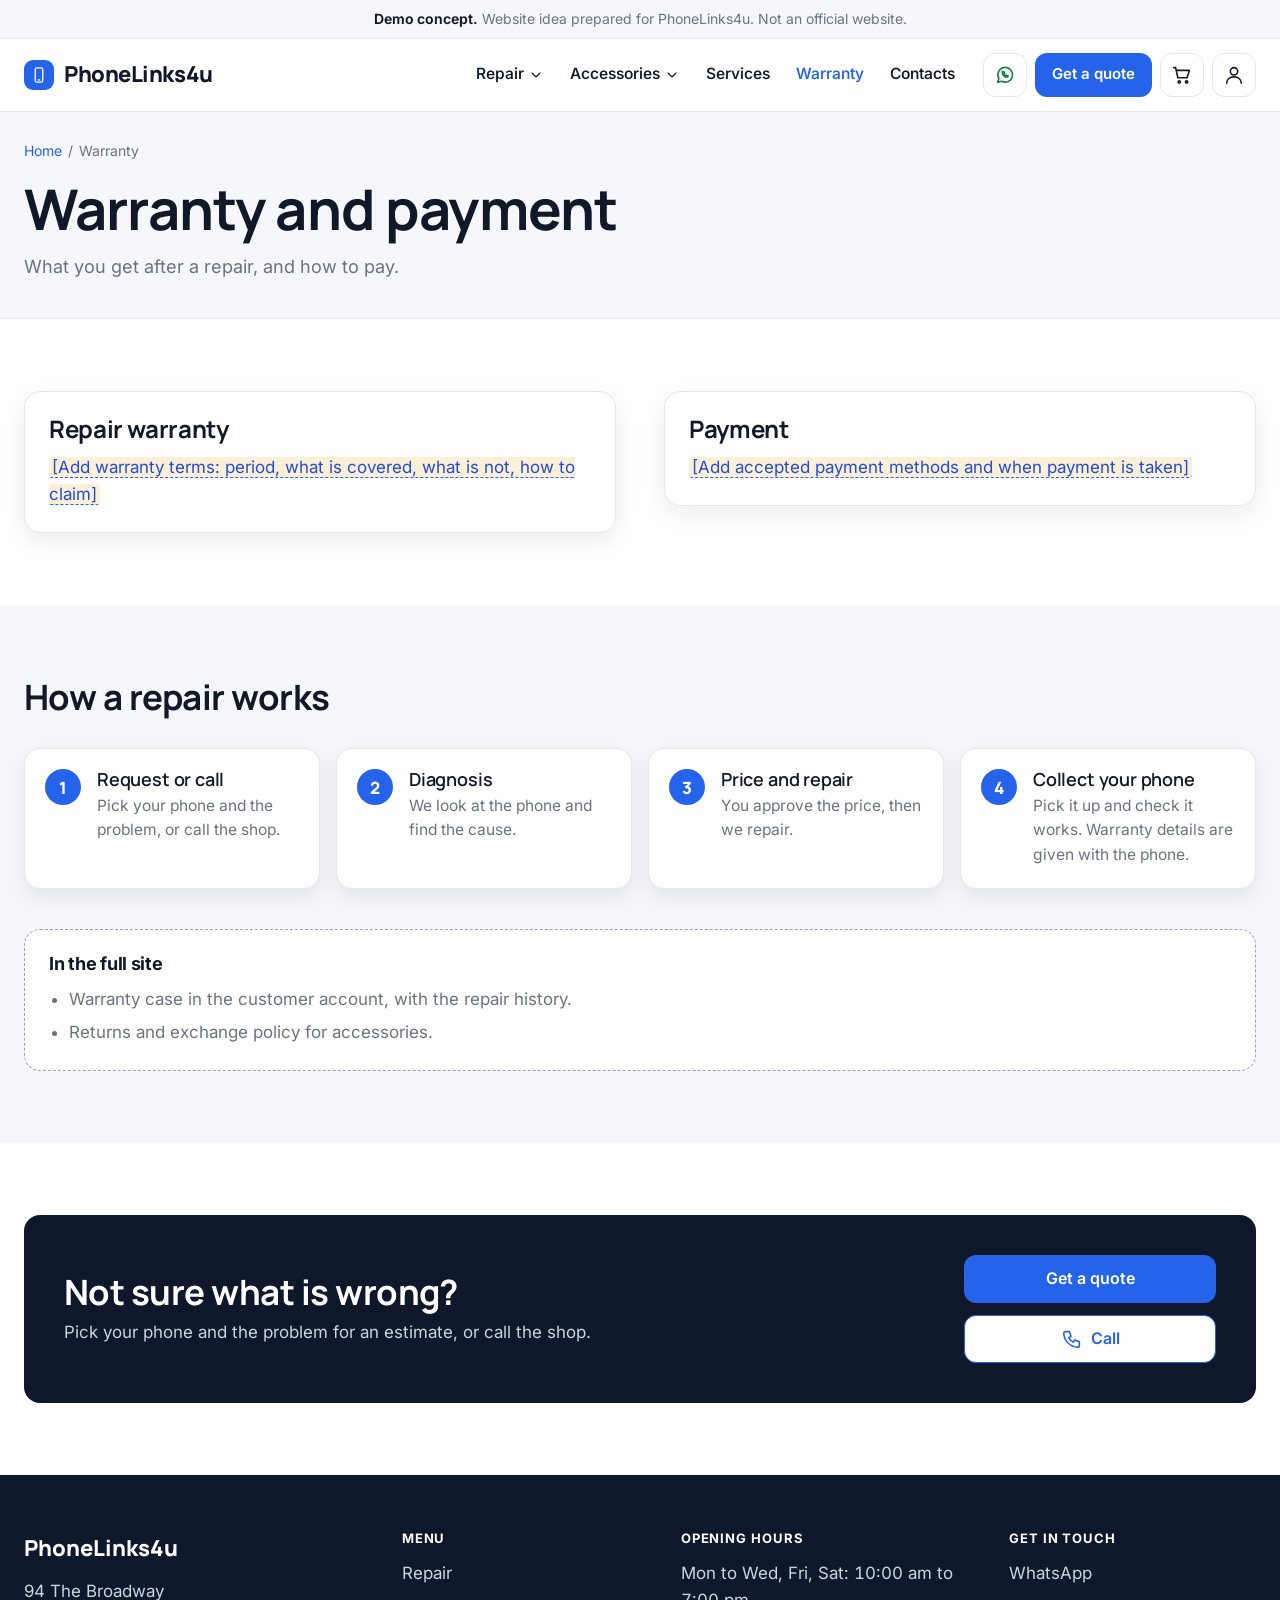
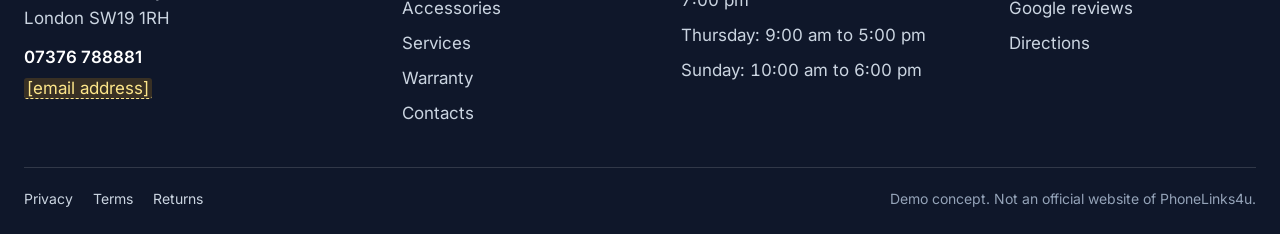
<file: warranty/index.html>
<!doctype html>
<html lang="en-GB">
<head>
<meta charset="utf-8">
<meta name="viewport" content="width=device-width, initial-scale=1">
<meta name="robots" content="noindex, nofollow">
<meta name="theme-color" content="#0F172A">
<title>Warranty | PhoneLinks4u</title>
<meta name="description" content="Warranty and payment at PhoneLinks4u in Wimbledon.">
<link rel="stylesheet" href="../assets/css/tokens.css">
<link rel="stylesheet" href="../assets/css/base.css">
</head>
<body>
<svg width="0" height="0" style="position:absolute" aria-hidden="true" focusable="false">
<symbol id="i-phone" viewBox="0 0 24 24"><path d="M5 4h4l2 5-2.5 1.5a11 11 0 0 0 5 5L15 13l5 2v4a2 2 0 0 1-2 2A16 16 0 0 1 3 6a2 2 0 0 1 2-2z"/></symbol>
<symbol id="i-screen" viewBox="0 0 24 24"><rect x="7" y="2.5" width="10" height="19" rx="2.2"/><path d="M11 18.5h2"/></symbol>
<symbol id="i-battery" viewBox="0 0 24 24"><rect x="2.5" y="8" width="16" height="9" rx="2"/><path d="M21.5 11v3M6 11v3"/></symbol>
<symbol id="i-plug" viewBox="0 0 24 24"><path d="M9 2.5v4.5M15 2.5v4.5M7 7h10v3.5a5 5 0 0 1-10 0V7zM12 15.5v6"/></symbol>
<symbol id="i-drop" viewBox="0 0 24 24"><path d="M12 3s6 6.5 6 11a6 6 0 0 1-12 0c0-4.5 6-11 6-11z"/></symbol>
<symbol id="i-camera" viewBox="0 0 24 24"><rect x="3" y="7" width="18" height="13" rx="2.2"/><circle cx="12" cy="13.5" r="3.5"/><path d="M8 7l1.5-3h5L16 7"/></symbol>
<symbol id="i-data" viewBox="0 0 24 24"><path d="M4 6c0-1.7 3.6-3 8-3s8 1.3 8 3-3.6 3-8 3-8-1.3-8-3zM4 6v6c0 1.7 3.6 3 8 3s8-1.3 8-3V6M4 12v6c0 1.7 3.6 3 8 3s8-1.3 8-3v-6"/></symbol>
<symbol id="i-back" viewBox="0 0 24 24"><path d="M12 3l9 5-9 5-9-5 9-5zM3 13l9 5 9-5"/></symbol>
<symbol id="i-shield" viewBox="0 0 24 24"><path d="M12 3l8 3v6c0 5-3.5 8-8 9-4.5-1-8-4-8-9V6l8-3zM9 12l2 2 4-4"/></symbol>
<symbol id="i-clock" viewBox="0 0 24 24"><circle cx="12" cy="12" r="9"/><path d="M12 7v5l3 2"/></symbol>
<symbol id="i-check" viewBox="0 0 24 24"><path d="M5 12.5l5 5 9-10.5"/></symbol>
<symbol id="i-tool" viewBox="0 0 24 24"><path d="M14.7 6.3a4 4 0 0 0-5 5L3 18l3 3 6.7-6.7a4 4 0 0 0 5-5l-3 3-2.5-.5-.5-2.5 3-3z"/></symbol>
<symbol id="i-cart" viewBox="0 0 24 24"><path d="M3 4h2l2.5 11h10L20 7H6.5"/><circle cx="9" cy="19.5" r="1.2"/><circle cx="17" cy="19.5" r="1.2"/></symbol>
<symbol id="i-user" viewBox="0 0 24 24"><circle cx="12" cy="8" r="4"/><path d="M4 21c0-4.4 3.6-7 8-7s8 2.6 8 7"/></symbol>
<symbol id="i-menu" viewBox="0 0 24 24"><path d="M4 7h16M4 12h16M4 17h16"/></symbol>
<symbol id="i-close" viewBox="0 0 24 24"><path d="M6 6l12 12M18 6L6 18"/></symbol>
<symbol id="i-chevron" viewBox="0 0 24 24"><path d="M6 9l6 6 6-6"/></symbol>
<symbol id="i-prev" viewBox="0 0 24 24"><path d="M15 6l-6 6 6 6"/></symbol>
<symbol id="i-next" viewBox="0 0 24 24"><path d="M9 6l6 6-6 6"/></symbol>
<symbol id="i-pin" viewBox="0 0 24 24"><path d="M12 21s7-6.2 7-11a7 7 0 1 0-14 0c0 4.8 7 11 7 11z"/><circle cx="12" cy="10" r="2.5"/></symbol>
<symbol id="i-star" viewBox="0 0 24 24"><polygon points="12 2.5 14.9 8.6 21.5 9.4 16.6 14 17.9 20.6 12 17.4 6.1 20.6 7.4 14 2.5 9.4 9.1 8.6"/></symbol>
<symbol id="i-upload" viewBox="0 0 24 24"><path d="M12 16V4M7 9l5-5 5 5M4 20h16"/></symbol>
<symbol id="i-box" viewBox="0 0 24 24"><path d="M3 8l9-5 9 5v8l-9 5-9-5V8zM3 8l9 5 9-5M12 13v8"/></symbol>
<symbol id="i-speaker" viewBox="0 0 24 24"><path d="M4 9v6h4l5 4V5L8 9H4zM16.5 8.5a5 5 0 0 1 0 7"/></symbol>
<symbol id="i-audio" viewBox="0 0 24 24"><path d="M4 14v-2a8 8 0 0 1 16 0v2M4 14h3v5H5a1 1 0 0 1-1-1v-4zM20 14h-3v5h2a1 1 0 0 0 1-1v-4z"/></symbol>
<symbol id="i-pound" viewBox="0 0 24 24"><path d="M17 7.5a4 4 0 0 0-8 1V13M6 13h8M7 19h11M9 13v6"/></symbol>
<symbol id="i-wa" viewBox="0 0 24 24"><path d="M4 20l1.3-4.2A8 8 0 1 1 8.4 18.8L4 20z"/><path d="M9.2 9.2c0 2.9 2.4 5.3 5.3 5.3l1-1.4-1.9-1-1 .8a3.4 3.4 0 0 1-1.7-1.7l.8-1-1-1.9-1.5 0z"/></symbol>
</svg>
<a class="skip" href="#main">Skip to content</a>
<div class="demo-bar"><strong>Demo concept.</strong> Website idea prepared for PhoneLinks4u. Not an official website.</div>
<header class="site-header">
  <div class="container header-row">
    <a class="brand" href="../index.html" aria-label="PhoneLinks4u, home"><span class="brand-mark"><svg class="i " aria-hidden="true"><use href="#i-screen"/></svg></span>PhoneLinks4u</a>
    <nav class="nav-desktop" aria-label="Main"><ul>
      <li class="nav-item" data-dropdown><button class="nav-trigger" type="button" aria-expanded="false" aria-controls="dd-repair">Repair <svg class="i " aria-hidden="true"><use href="#i-chevron"/></svg></button><div class="dropdown" id="dd-repair"><div class="col"><h3>By brand</h3><ul><li><a href="../repair/index.html#iphone">iPhone</a></li><li><a href="../repair/index.html#samsung">Samsung</a></li><li><a href="../repair/index.html#xiaomi">Xiaomi</a></li><li><a href="../repair/index.html#pixel">Google Pixel</a></li><li><a href="../repair/index.html#huawei">Huawei / Honor</a></li><li><a href="../repair/index.html#other">Other brand</a></li></ul></div><div class="col"><h3>By problem</h3><ul><li><a href="../repair/index.html#card-screen">Screen replacement</a></li><li><a href="../repair/index.html#card-battery">Battery replacement</a></li><li><a href="../repair/index.html#card-charging">Charging port repair</a></li><li><a href="../repair/index.html#card-water">Water damage repair</a></li><li><a href="../repair/index.html#card-camera">Camera replacement</a></li><li><a href="../repair/index.html#card-back">Back glass replacement</a></li><li><a href="../repair/index.html#card-audio">Speaker or microphone</a></li><li><a href="../repair/index.html#card-data">Data recovery</a></li></ul></div></div></li>
      <li class="nav-item" data-dropdown><button class="nav-trigger" type="button" aria-expanded="false" aria-controls="dd-acc">Accessories <svg class="i " aria-hidden="true"><use href="#i-chevron"/></svg></button><div class="dropdown" id="dd-acc"><div class="col"><h3>By type</h3><ul><li><a href="../accessories/index.html#cat-0">Cases</a></li><li><a href="../accessories/index.html#cat-1">Screen protectors</a></li><li><a href="../accessories/index.html#cat-2">Cables and chargers</a></li><li><a href="../accessories/index.html#cat-3">Wireless chargers</a></li><li><a href="../accessories/index.html#cat-4">Headphones</a></li><li><a href="../accessories/index.html#cat-5">Power banks</a></li><li><a href="../accessories/index.html#cat-6">Holders and rings</a></li><li><a href="../accessories/index.html#cat-7">Memory cards</a></li></ul></div><div class="col"><h3>By phone</h3><ul><li><a href="../accessories/index.html#model">For iPhone</a></li><li><a href="../accessories/index.html#model">For Samsung</a></li><li><a href="../accessories/index.html#model">For Xiaomi</a></li><li><a href="../accessories/index.html#model">For Google Pixel</a></li><li><a href="../accessories/index.html#model">For Huawei / Honor</a></li></ul></div></div></li>
      <li class="nav-item"><a class="nav-link" href="../services/index.html">Services</a></li><li class="nav-item"><a class="nav-link" href="../warranty/index.html" aria-current="page">Warranty</a></li><li class="nav-item"><a class="nav-link" href="../contact/index.html">Contacts</a></li>
    </ul></nav>
    <div class="header-actions">
      <a class="header-phone" href="tel:+447376788881"><svg class="i " aria-hidden="true"><use href="#i-phone"/></svg><span>07376 788881</span></a>
      <a class="icon-btn wa hide-sm" href="https://wa.me/447376788881" target="_blank" rel="noopener" aria-label="Message us on WhatsApp"><svg class="i " aria-hidden="true"><use href="#i-wa"/></svg></a>
      <a class="btn btn-primary btn-sm header-quote" href="../index.html#calculator">Get a quote</a>
      <a class="icon-btn header-cart" href="#" data-fullsite aria-label="Basket (part of the full site)" title="Basket: part of the full site"><svg class="i " aria-hidden="true"><use href="#i-cart"/></svg></a>
      <a class="icon-btn header-account" href="#" data-fullsite aria-label="Sign in (part of the full site)" title="Sign in: part of the full site"><svg class="i " aria-hidden="true"><use href="#i-user"/></svg></a>
      <button class="icon-btn burger" type="button" aria-label="Open menu" aria-expanded="false" aria-controls="drawer" data-open-drawer><svg class="i " aria-hidden="true"><use href="#i-menu"/></svg></button>
    </div>
  </div>
</header>
<div class="drawer" id="drawer" role="dialog" aria-modal="true" aria-label="Menu" hidden>
  <div class="drawer-top">
    <span class="brand"><span class="brand-mark"><svg class="i " aria-hidden="true"><use href="#i-screen"/></svg></span>PhoneLinks4u</span>
    <button class="icon-btn" type="button" aria-label="Close menu" data-close-drawer><svg class="i " aria-hidden="true"><use href="#i-close"/></svg></button>
  </div>
  <nav aria-label="Mobile"><ul>
    <li><a href="../repair/index.html">Repair <svg class="i " aria-hidden="true"><use href="#i-next"/></svg></a></li>
    <li><a href="../accessories/index.html">Accessories <svg class="i " aria-hidden="true"><use href="#i-next"/></svg></a></li>
    <li><a href="../services/index.html">Services <svg class="i " aria-hidden="true"><use href="#i-next"/></svg></a></li>
    <li><a href="../warranty/index.html" aria-current="page">Warranty <svg class="i " aria-hidden="true"><use href="#i-next"/></svg></a></li>
    <li><a href="../contact/index.html">Contacts <svg class="i " aria-hidden="true"><use href="#i-next"/></svg></a></li>
  </ul></nav>
  <div class="drawer-foot">
    <a class="btn btn-primary btn-block" href="../index.html#calculator">Get a repair quote</a>
    <a class="btn btn-secondary btn-block" href="tel:+447376788881"><svg class="i " aria-hidden="true"><use href="#i-phone"/></svg> Call 07376 788881</a>
    <a class="btn btn-wa btn-block" href="https://wa.me/447376788881" target="_blank" rel="noopener"><svg class="i " aria-hidden="true"><use href="#i-wa"/></svg> WhatsApp</a>
    <a class="btn btn-ghost btn-block" href="#" data-fullsite><svg class="i " aria-hidden="true"><use href="#i-user"/></svg> Sign in</a>
    <address>94 The Broadway<br>London SW19 1RH</address>
  </div>
</div>
<main id="main">

<section class="page-hero"><div class="container">
  <nav aria-label="Breadcrumb"><ol class="breadcrumbs" role="list"><li><a href="../index.html">Home</a></li><li aria-current="page">Warranty</li></ol></nav>
  <h1>Warranty and payment</h1>
  <p>What you get after a repair, and how to pay.</p>
</div></section>
<section class="section"><div class="container split">
  <div class="card"><h2 style="font-size:1.5rem;margin-bottom:12px">Repair warranty</h2><p class="muted"><span class="todo">[Add warranty terms: period, what is covered, what is not, how to claim]</span></p></div>
  <div class="card"><h2 style="font-size:1.5rem;margin-bottom:12px">Payment</h2><p class="muted"><span class="todo">[Add accepted payment methods and when payment is taken]</span></p></div>
</div></section>
<section class="section section--alt"><div class="container">
  <div class="section-head"><h2>How a repair works</h2></div>
  <ol class="steps"><li><h3>Request or call</h3><p>Pick your phone and the problem, or call the shop.</p></li><li><h3>Diagnosis</h3><p>We look at the phone and find the cause.</p></li><li><h3>Price and repair</h3><p>You approve the price, then we repair.</p></li><li><h3>Collect your phone</h3><p>Pick it up and check it works. Warranty details are given with the phone.</p></li></ol>
  <aside class="plan"><h2>In the full site</h2><ul><li>Warranty case in the customer account, with the repair history.</li><li>Returns and exchange policy for accessories.</li></ul></aside>
</div></section>
<section class="section"><div class="container"><div class="page-cta">
  <div><h2>Not sure what is wrong?</h2><p style="margin-top:8px">Pick your phone and the problem for an estimate, or call the shop.</p></div>
  <div class="cta-row" style="margin:0"><a class="btn btn-primary" href="../index.html#calculator">Get a quote</a><a class="btn btn-secondary" href="tel:+447376788881"><svg class="i " aria-hidden="true"><use href="#i-phone"/></svg> Call</a></div>
</div></div></section>

</main>
<footer class="site-footer">
  <div class="container">
    <div class="footer-grid">
      <div>
        <div class="footer-brand">PhoneLinks4u</div>
        <address style="margin-top:12px">94 The Broadway<br>London SW19 1RH</address>
        <p style="margin-top:12px"><a href="tel:+447376788881" style="font-weight:600;color:#fff">07376 788881</a></p>
        <p style="margin-top:4px"><span class="todo">[email address]</span></p>
      </div>
      <div><h2>Menu</h2><ul>
        <li><a href="../repair/index.html">Repair</a></li>
        <li><a href="../accessories/index.html">Accessories</a></li>
        <li><a href="../services/index.html">Services</a></li>
        <li><a href="../warranty/index.html">Warranty</a></li>
        <li><a href="../contact/index.html">Contacts</a></li>
      </ul></div>
      <div><h2>Opening hours</h2><ul style="font-variant-numeric:tabular-nums"><li>Mon to Wed, Fri, Sat: 10:00 am to 7:00 pm</li><li>Thursday: 9:00 am to 5:00 pm</li><li>Sunday: 10:00 am to 6:00 pm</li></ul></div>
      <div><h2>Get in touch</h2><ul>
        <li><a href="https://wa.me/447376788881" target="_blank" rel="noopener">WhatsApp</a></li>
        <li><a href="https://www.google.com/maps/place/?q=place_id:ChIJW7tWdm5xdkgRounIknlrPsY" target="_blank" rel="noopener">Google reviews</a></li>
        <li><a href="https://www.google.com/maps/dir/?api=1&destination=94+The+Broadway+London+SW19+1RH" target="_blank" rel="noopener">Directions</a></li>
      </ul></div>
    </div>
    <div class="footer-bottom">
      <ul><li><a href="#" data-fullsite>Privacy</a></li><li><a href="#" data-fullsite>Terms</a></li><li><a href="#" data-fullsite>Returns</a></li></ul>
      <span>Demo concept. Not an official website of PhoneLinks4u.</span>
    </div>
  </div>
</footer>
<nav class="mobile-bar" aria-label="Quick actions">
  <a href="tel:+447376788881"><svg class="i " aria-hidden="true"><use href="#i-phone"/></svg><span>Call</span></a>
  <a class="is-primary" href="../index.html#calculator"><svg class="i " aria-hidden="true"><use href="#i-tool"/></svg><span>Repair</span></a>
  <a href="../accessories/index.html"><svg class="i " aria-hidden="true"><use href="#i-box"/></svg><span>Shop</span></a>
  <a href="#" data-fullsite><svg class="i " aria-hidden="true"><use href="#i-cart"/></svg><span>Basket</span></a>
  <a href="#" data-fullsite><svg class="i " aria-hidden="true"><use href="#i-user"/></svg><span>Profile</span></a>
</nav>
<div class="toast" role="status" aria-live="polite"></div>
<script src="../assets/js/config.js"></script>
<script src="../assets/js/site.js" defer></script>
<script src="../assets/js/calc.js" defer></script>
</body>
</html>
</file>
<file: assets/css/tokens.css>
/* Design tokens. Generated from the client config (theme block). */

@font-face { font-family: "Inter"; font-weight: 100 900; font-style: normal; font-display: swap; src: url("../fonts/inter-latin-wght-normal.woff2") format("woff2"); }
@font-face { font-family: "Manrope"; font-weight: 200 800; font-style: normal; font-display: swap; src: url("../fonts/manrope-latin-wght-normal.woff2") format("woff2"); }

:root {
  color-scheme: light;
  --c-bg: #FFFFFF;
  --c-alt: #F5F7FA;
  --c-text: #111827;
  --c-muted: #6B7280;
  --c-border: #E5E7EB;
  --c-dark: #0F172A;
  --c-dark2: #1E293B;
  --c-accent: #2563EB;
  --c-accent-hover: #1D4ED8;
  --c-accent-soft: #EAF1FF;
  --c-success: #16A34A;
  --c-success-text: #15803D;
  --c-warning: #F59E0B;
  --c-error: #DC2626;
  --warning-rgb: 245 158 11;

  --r-sm: 8px;
  --r-md: 12px;
  --r-lg: 16px;
  --shadow: 0 8px 24px rgb(15 23 42 / .08);
  --shadow-lg: 0 16px 40px rgb(15 23 42 / .12);

  --font-ui: "Inter", system-ui, -apple-system, "Segoe UI", sans-serif;
  --font-display: "Manrope", "Inter", system-ui, sans-serif;

  --fs-h1: clamp(2rem, 1.2rem + 3.4vw, 3.5rem);
  --fs-h2: clamp(1.625rem, 1.3rem + 1.1vw, 2.5rem);
  --fs-h3: clamp(1.25rem, 1.1rem + .5vw, 1.625rem);
  --fs-body: clamp(1rem, .96rem + .12vw, 1.125rem);
  --fs-small: .875rem;

  --gutter: 16px;
  --container: 1240px;
}
@media (min-width: 768px) { :root { --gutter: 24px; } }
</file>
<file: assets/css/base.css>
/* Phone repair template: base, layout and components. Tokens live in tokens.css */

*, *::before, *::after { box-sizing: border-box; }
* { margin: 0; }
html { scroll-behavior: smooth; -webkit-text-size-adjust: 100%; scroll-padding-top: 88px; }
body {
  background: var(--c-bg); color: var(--c-text);
  font-family: var(--font-ui); font-size: var(--fs-body); line-height: 1.6;
  -webkit-font-smoothing: antialiased; text-rendering: optimizeLegibility;
  padding-bottom: 76px;
}
img, svg { display: block; max-width: 100%; }
[hidden] { display: none !important; }
a { color: inherit; }
button, input, select, textarea { font: inherit; color: inherit; }
ul[role="list"], ol[role="list"] { list-style: none; padding: 0; }

h1, h2, h3 { font-family: var(--font-display); line-height: 1.12; letter-spacing: -0.015em; text-wrap: balance; }
h1 { font-size: var(--fs-h1); font-weight: 700; }
h2 { font-size: var(--fs-h2); font-weight: 700; }
h3 { font-size: var(--fs-h3); font-weight: 600; letter-spacing: -0.01em; }
p { max-width: 64ch; }
.caption { font-size: var(--fs-small); color: var(--c-muted); }
.muted { color: var(--c-muted); }

:focus-visible { outline: 3px solid var(--c-accent); outline-offset: 2px; border-radius: 6px; }
.on-dark :focus-visible, .site-footer :focus-visible, .hero :focus-visible { outline-color: #93B4FF; }

.skip { position: absolute; left: 16px; top: -80px; z-index: 300; background: var(--c-accent); color: #fff; padding: 12px 18px; border-radius: var(--r-md); font-weight: 600; text-decoration: none; }
.skip:focus { top: 16px; }

.container { width: min(100% - 2 * var(--gutter), var(--container)); margin-inline: auto; }
.section { padding-block: 56px; }
.section--alt { background: var(--c-alt); }
.section-head { display: flex; flex-wrap: wrap; align-items: end; justify-content: space-between; gap: 16px 24px; margin-bottom: 32px; }
.section-head p { margin-top: 8px; color: var(--c-muted); }

.todo { color: var(--c-accent-hover); border-bottom: 1px dashed var(--c-accent); background: rgb(var(--warning-rgb) / .16); border-radius: 3px; padding: 0 3px; }
.split > *, .loc-grid > *, .hero-grid > *, .calc-layout > * { min-width: 0; }

/* Icons */
.i { width: 22px; height: 22px; flex: none; fill: none; stroke: currentColor; stroke-width: 1.75; stroke-linecap: round; stroke-linejoin: round; }
.i-fill { fill: currentColor; stroke: none; }

/* Buttons */
.btn {
  display: inline-flex; align-items: center; justify-content: center; gap: 8px;
  min-height: 48px; padding: 0 22px; border: 1.5px solid transparent; border-radius: var(--r-md);
  font-family: var(--font-ui); font-weight: 600; font-size: 1rem; line-height: 1.1; text-decoration: none; cursor: pointer;
  transition: background-color .15s, border-color .15s, color .15s, box-shadow .15s, transform .05s; position: relative;
}
.btn:active { transform: translateY(1px); }
.btn-primary { background: var(--c-accent); color: #fff; }
.btn-primary:hover { background: var(--c-accent-hover); box-shadow: var(--shadow); }
.btn-secondary { background: #fff; color: var(--c-accent); border-color: var(--c-accent); }
.btn-secondary:hover { background: var(--c-accent-soft); }
.btn-wa { background: var(--c-success-text); color: #fff; }
.btn-wa:hover { background: #166534; }
.btn-ghost { background: transparent; color: var(--c-text); border-color: var(--c-border); }
.btn-ghost:hover { background: var(--c-alt); border-color: var(--c-muted); }
.btn-sm { min-height: 44px; padding: 0 16px; font-size: .9375rem; }
.btn-block { width: 100%; }
.btn[disabled], .btn.is-disabled { opacity: .5; cursor: not-allowed; box-shadow: none; transform: none; }
.btn.is-loading { color: transparent; pointer-events: none; }
.btn.is-loading::after { content: ""; position: absolute; width: 18px; height: 18px; border: 2.5px solid #fff; border-right-color: transparent; border-radius: 50%; animation: spin .7s linear infinite; }
@keyframes spin { to { transform: rotate(360deg); } }

/* Demo notice */
.demo-bar { background: var(--c-alt); border-bottom: 1px solid var(--c-border); color: var(--c-muted); font-size: var(--fs-small); line-height: 1.4; padding: 9px var(--gutter); text-align: center; }
.demo-bar strong { color: var(--c-text); font-weight: 650; }

/* Header */
.site-header { position: sticky; top: 0; z-index: 60; background: rgb(255 255 255 / .96); backdrop-filter: blur(10px); -webkit-backdrop-filter: blur(10px); border-bottom: 1px solid var(--c-border); }
.header-row { display: flex; align-items: center; gap: 16px; min-height: 72px; }
.brand { display: inline-flex; align-items: center; gap: 10px; font-family: var(--font-display); font-weight: 800; font-size: 1.375rem; letter-spacing: -0.02em; text-decoration: none; margin-right: auto; white-space: nowrap; }
.brand-mark { width: 30px; height: 30px; border-radius: 9px; background: var(--c-accent); color: #fff; display: grid; place-items: center; }
.brand-mark .i { width: 18px; height: 18px; }
.nav-desktop { display: none; }
.nav-desktop > ul { display: flex; gap: 2px; list-style: none; padding: 0; }
.nav-item { position: relative; }
.nav-link, .nav-trigger {
  display: inline-flex; align-items: center; gap: 4px; min-height: 44px; padding: 0 12px; border: 0; background: transparent;
  color: var(--c-text); text-decoration: none; font-weight: 550; font-size: .9688rem; cursor: pointer; border-radius: var(--r-sm);
}
.nav-link:hover, .nav-trigger:hover, .nav-item.is-open > .nav-trigger { background: var(--c-alt); }
.nav-link[aria-current="page"], .nav-trigger[aria-current="page"] { color: var(--c-accent); }
.nav-trigger .i { width: 16px; height: 16px; transition: transform .15s; }
.nav-item.is-open > .nav-trigger .i { transform: rotate(180deg); }
.dropdown {
  position: absolute; left: 0; top: calc(100% + 6px); min-width: 480px; display: none; gap: 8px 32px; grid-template-columns: 1fr 1fr;
  background: #fff; border: 1px solid var(--c-border); border-radius: var(--r-lg); box-shadow: var(--shadow-lg); padding: 20px 24px; z-index: 70;
}
.nav-item.is-open > .dropdown { display: grid; }
.dropdown h3 { font-family: var(--font-ui); font-size: .75rem; font-weight: 700; text-transform: uppercase; letter-spacing: .06em; color: var(--c-muted); margin-bottom: 8px; }
.dropdown ul { list-style: none; padding: 0; display: grid; gap: 2px; align-content: start; }
.dropdown a { display: block; padding: 8px 10px; margin-inline: -10px; border-radius: var(--r-sm); text-decoration: none; font-size: .9688rem; }
.dropdown a:hover { background: var(--c-accent-soft); color: var(--c-accent-hover); }
.header-actions { display: flex; align-items: center; gap: 8px; }
.header-phone { display: none; align-items: center; gap: 8px; min-height: 44px; padding: 0 8px; text-decoration: none; font-weight: 650; font-variant-numeric: tabular-nums; }
.header-phone:hover { color: var(--c-accent); }
.icon-btn { display: inline-flex; align-items: center; justify-content: center; width: 44px; height: 44px; border: 1px solid var(--c-border); border-radius: var(--r-md); background: #fff; color: var(--c-text); cursor: pointer; text-decoration: none; }
.icon-btn:hover { background: var(--c-alt); border-color: var(--c-muted); }
.icon-btn.wa { color: var(--c-success-text); }
.hide-sm { display: none; }

/* Drawer */
.drawer { position: fixed; inset: 0; z-index: 100; background: #fff; padding: 16px var(--gutter) 40px; overflow-y: auto; display: flex; flex-direction: column; }
.drawer[hidden] { display: none; }
.drawer-top { display: flex; align-items: center; justify-content: space-between; min-height: 56px; }
.drawer nav ul { list-style: none; padding: 0; margin-top: 16px; }
.drawer nav a { display: flex; align-items: center; justify-content: space-between; min-height: 60px; border-bottom: 1px solid var(--c-border); font-family: var(--font-display); font-size: 1.5rem; font-weight: 700; text-decoration: none; }
.drawer nav a[aria-current="page"] { color: var(--c-accent); }
.drawer-foot { margin-top: auto; padding-top: 32px; display: grid; gap: 12px; }
.drawer-foot address { font-style: normal; color: var(--c-muted); }

/* Mobile action bar */
.mobile-bar { position: fixed; left: 0; right: 0; bottom: 0; z-index: 55; display: grid; grid-template-columns: repeat(5, 1fr); gap: 4px; padding: 6px 8px calc(6px + env(safe-area-inset-bottom)); background: rgb(255 255 255 / .98); border-top: 1px solid var(--c-border); box-shadow: 0 -6px 20px rgb(15 23 42 / .06); }
.mobile-bar a { display: flex; flex-direction: column; align-items: center; justify-content: center; gap: 2px; min-height: 54px; border-radius: var(--r-sm); text-decoration: none; font-size: .75rem; font-weight: 600; color: var(--c-muted); }
.mobile-bar a .i { width: 22px; height: 22px; }
.mobile-bar a.is-primary { color: #fff; background: var(--c-accent); }
.mobile-bar a:hover { color: var(--c-accent); }
.mobile-bar a.is-primary:hover { color: #fff; }

/* Hero */
.hero { background: radial-gradient(900px 420px at 85% -10%, rgb(37 99 235 / .45), transparent 60%), radial-gradient(600px 300px at 0% 100%, rgb(37 99 235 / .18), transparent 70%), var(--c-dark); color: #fff; padding-block: 40px 56px; position: relative; overflow: hidden; }
.hero::before { content: ""; position: absolute; inset: 0; background-image: linear-gradient(rgb(255 255 255 / .04) 1px, transparent 1px), linear-gradient(90deg, rgb(255 255 255 / .04) 1px, transparent 1px); background-size: 48px 48px; mask-image: linear-gradient(180deg, #000, transparent 85%); -webkit-mask-image: linear-gradient(180deg, #000, transparent 85%); pointer-events: none; }
.hero-grid { position: relative; display: grid; gap: 32px; align-items: center; }
.hero h1 { max-width: 20ch; }
.hero-sub { margin-top: 16px; font-size: clamp(1.0625rem, 1rem + .35vw, 1.25rem); color: #CBD5E1; max-width: 46ch; line-height: 1.55; }
.hero-links { display: flex; flex-wrap: wrap; gap: 12px; margin-top: 24px; }
.hero-links .btn { flex: 1 1 180px; }
.trust { display: grid; grid-template-columns: 1fr 1fr; gap: 12px 16px; margin-top: 32px; padding: 20px 0 0; border-top: 1px solid rgb(255 255 255 / .14); list-style: none; }
.trust li { display: flex; align-items: center; gap: 10px; font-size: .9375rem; color: #E2E8F0; line-height: 1.35; }
.trust .i { color: #93B4FF; width: 20px; height: 20px; }
.trust a { text-decoration-color: #93B4FF; text-underline-offset: 3px; }
.trust .todo { color: #FDE68A; border-bottom-color: #FDE68A; background: rgb(245 158 11 / .18); }
.stars { display: inline-flex; gap: 2px; color: var(--c-warning); }
.stars .i { width: 16px; height: 16px; }
.status { display: inline-flex; align-items: center; gap: 8px; }
.status::before { content: ""; width: 9px; height: 9px; border-radius: 50%; background: var(--c-muted); flex: none; }
.status[data-state="open"]::before { background: var(--c-success); }
.status[data-state="closed"]::before { background: var(--c-error); }

/* Quick quote card in hero */
.quick { background: #fff; color: var(--c-text); border-radius: var(--r-lg); padding: 24px; box-shadow: 0 24px 60px rgb(2 6 23 / .45); }
.quick h2 { font-size: 1.375rem; margin-bottom: 4px; }
.quick p { color: var(--c-muted); font-size: .9375rem; margin-bottom: 16px; }

/* Fields */
.field { display: grid; gap: 6px; margin-bottom: 14px; }
.field label, .field .label { font-weight: 600; font-size: .9375rem; }
.field input, .field select, .field textarea { width: 100%; min-height: 48px; padding: 10px 14px; background: #fff; border: 1.5px solid #CBD5E1; border-radius: var(--r-md); transition: border-color .15s, box-shadow .15s; }
.field textarea { min-height: 96px; resize: vertical; }
.field select { appearance: none; -webkit-appearance: none; padding-right: 40px; background-image: url("data:image/svg+xml,%3Csvg xmlns='http://www.w3.org/2000/svg' width='16' height='16' viewBox='0 0 24 24' fill='none' stroke='%23475569' stroke-width='2.5' stroke-linecap='round' stroke-linejoin='round'%3E%3Cpath d='M6 9l6 6 6-6'/%3E%3C/svg%3E"); background-repeat: no-repeat; background-position: right 14px center; }
.field input:hover, .field select:hover, .field textarea:hover { border-color: #94A3B8; }
.field input:focus-visible, .field select:focus-visible, .field textarea:focus-visible { outline: none; border-color: var(--c-accent); box-shadow: 0 0 0 3px rgb(37 99 235 / .25); }
.field select:disabled { background-color: var(--c-alt); color: var(--c-muted); cursor: not-allowed; }
.field .hint { font-size: var(--fs-small); color: var(--c-muted); }
.field .error { display: none; font-size: var(--fs-small); color: var(--c-error); font-weight: 600; }
.field.is-invalid input, .field.is-invalid select, .field.is-invalid textarea { border-color: var(--c-error); }
.field.is-invalid .error { display: block; }
.check { display: flex; align-items: flex-start; gap: 10px; font-size: .9375rem; margin-bottom: 16px; }
.check input { width: 20px; height: 20px; margin-top: 2px; accent-color: var(--c-accent); flex: none; }

/* Repair cards */
.card { background: #fff; border: 1px solid var(--c-border); border-radius: var(--r-lg); box-shadow: var(--shadow); padding: 24px; }
.repair-grid { display: grid; gap: 16px; grid-template-columns: 1fr; }
.repair-card { display: flex; flex-direction: column; gap: 12px; }
.repair-card .ico { width: 48px; height: 48px; border-radius: var(--r-md); background: var(--c-accent-soft); color: var(--c-accent); display: grid; place-items: center; }
.repair-card h3 { font-size: 1.25rem; }
.repair-card p { color: var(--c-muted); font-size: .9688rem; }
.price { font-family: var(--font-ui); font-weight: 700; font-size: 1.25rem; font-variant-numeric: tabular-nums; }
.meta { display: flex; flex-wrap: wrap; align-items: baseline; justify-content: space-between; gap: 4px 12px; margin-top: auto; padding-top: 12px; border-top: 1px solid var(--c-border); }
.meta .caption { text-align: right; }

/* Calculator */
.calc { background: #fff; border: 1px solid var(--c-border); border-radius: var(--r-lg); box-shadow: var(--shadow-lg); overflow: hidden; }
.calc-steps { display: grid; grid-template-columns: repeat(3, 1fr); background: var(--c-alt); border-bottom: 1px solid var(--c-border); list-style: none; padding: 0; }
.calc-steps li { display: flex; align-items: center; justify-content: center; gap: 8px; padding: 14px 8px; font-size: .875rem; font-weight: 600; color: var(--c-muted); border-bottom: 3px solid transparent; }
.calc-steps li span { display: inline-grid; place-items: center; width: 24px; height: 24px; border-radius: 50%; background: #E2E8F0; color: #334155; font-size: .8125rem; }
.calc-steps li.is-active { color: var(--c-text); border-bottom-color: var(--c-accent); }
.calc-steps li.is-active span { background: var(--c-accent); color: #fff; }
.calc-steps li.is-done span { background: var(--c-success-text); color: #fff; }
.calc-body { padding: 24px; display: grid; gap: 28px; }
.calc-group h3 { font-size: 1.125rem; margin-bottom: 12px; display: flex; align-items: center; gap: 8px; }
.chips { display: flex; flex-wrap: wrap; gap: 8px; }
.chip { min-height: 44px; padding: 0 16px; border: 1.5px solid var(--c-border); border-radius: 999px; background: #fff; font-weight: 600; font-size: .9375rem; cursor: pointer; transition: all .15s; }
.chip:hover { border-color: var(--c-accent); color: var(--c-accent); }
.chip[aria-pressed="true"] { background: var(--c-accent); border-color: var(--c-accent); color: #fff; }
.fault-grid { display: grid; gap: 10px; grid-template-columns: 1fr; }
.fault { display: flex; align-items: center; gap: 12px; text-align: left; padding: 12px 14px; min-height: 64px; border: 1.5px solid var(--c-border); border-radius: var(--r-md); background: #fff; cursor: pointer; transition: all .15s; }
.fault:hover { border-color: var(--c-accent); }
.fault[aria-pressed="true"] { border-color: var(--c-accent); background: var(--c-accent-soft); box-shadow: 0 0 0 1px var(--c-accent); }
.fault .ico { width: 40px; height: 40px; border-radius: 10px; background: var(--c-accent-soft); color: var(--c-accent); display: grid; place-items: center; flex: none; }
.fault[aria-pressed="true"] .ico { background: var(--c-accent); color: #fff; }
.fault[aria-pressed="true"] small { color: #475569; }
.fault strong { display: block; font-size: .9688rem; line-height: 1.25; }
.fault small { color: var(--c-muted); font-size: .8125rem; line-height: 1.3; display: block; }
.group-locked { opacity: .5; pointer-events: none; }
.result { border-radius: var(--r-lg); background: var(--c-dark); color: #fff; padding: 24px; display: grid; gap: 16px; }
.result[hidden] { display: none; }
.result .label { color: #93B4FF; font-size: .8125rem; font-weight: 700; text-transform: uppercase; letter-spacing: .06em; }
.result .big { font-family: var(--font-display); font-size: clamp(1.75rem, 1.4rem + 1.4vw, 2.5rem); font-weight: 800; line-height: 1.1; }
.result .when { color: #CBD5E1; }
.result .note { color: #94A3B8; font-size: var(--fs-small); max-width: none; }
.result-grid { display: grid; gap: 4px; }
.book { border-top: 1px solid var(--c-border); padding-top: 24px; }
.book[hidden] { display: none; }
.book h3 { font-size: 1.125rem; margin-bottom: 12px; }
.book-actions { display: grid; gap: 10px; }
.success-box { display: none; align-items: flex-start; gap: 10px; background: #F0FDF4; border: 1px solid #86EFAC; color: #14532D; border-radius: var(--r-md); padding: 14px 16px; margin-bottom: 16px; font-weight: 600; }
.success-box.is-visible { display: flex; }
.reset { background: none; border: 0; padding: 0; color: var(--c-accent); font-weight: 600; cursor: pointer; text-decoration: underline; text-underline-offset: 3px; justify-self: start; min-height: 32px; }
.calc-side { display: grid; gap: 16px; align-content: start; }
.calc-side .card { padding: 20px; }

/* Why */
.why-grid { display: grid; gap: 16px; grid-template-columns: 1fr; }
.why-card { display: flex; gap: 16px; align-items: flex-start; }
.why-card .ico { width: 44px; height: 44px; border-radius: var(--r-md); background: var(--c-accent-soft); color: var(--c-accent); display: grid; place-items: center; flex: none; }
.why-card h3 { font-size: 1.125rem; margin-bottom: 4px; }
.why-card p { color: var(--c-muted); font-size: .9688rem; }

/* Product carousel */
.model-filter { display: grid; gap: 12px; grid-template-columns: 1fr; background: #fff; border: 1px solid var(--c-border); border-radius: var(--r-lg); padding: 16px; margin-bottom: 24px; }
.model-filter .field { margin: 0; }
.carousel { display: flex; gap: 16px; overflow-x: auto; scroll-snap-type: x mandatory; padding: 4px 2px 16px; scrollbar-width: thin; scrollbar-color: #CBD5E1 transparent; }
.carousel > * { scroll-snap-align: start; }
.carousel-controls { display: none; gap: 8px; }
.product { flex: 0 0 min(72%, 240px); display: flex; flex-direction: column; gap: 12px; padding: 16px; }
.product .thumb { aspect-ratio: 1; border-radius: var(--r-md); background: linear-gradient(160deg, #EEF2F7, #DDE5F0); color: #64748B; display: grid; place-items: center; }
.product .thumb .i { width: 44px; height: 44px; stroke-width: 1.4; }
.product h3 { font-family: var(--font-ui); font-size: 1rem; font-weight: 600; line-height: 1.35; min-height: 2.7em; }
.product .row { display: flex; align-items: center; justify-content: space-between; gap: 8px; margin-top: auto; }
.tag { display: inline-block; font-size: .75rem; font-weight: 700; padding: 3px 8px; border-radius: 999px; background: #FEF3C7; color: #78350F; }

/* Steps */
.steps { display: grid; gap: 16px; grid-template-columns: 1fr; list-style: none; padding: 0; counter-reset: s; }
.steps li { counter-increment: s; position: relative; padding: 20px 20px 20px 72px; background: #fff; border: 1px solid var(--c-border); border-radius: var(--r-lg); box-shadow: var(--shadow); }
.steps li::before { content: counter(s); position: absolute; left: 20px; top: 20px; width: 36px; height: 36px; border-radius: 50%; background: var(--c-accent); color: #fff; display: grid; place-items: center; font-weight: 800; font-family: var(--font-display); }
.steps h3 { font-size: 1.125rem; margin-bottom: 4px; }
.steps p { color: var(--c-muted); font-size: .9688rem; }

/* Reviews */
.review-head { display: flex; flex-wrap: wrap; align-items: center; gap: 8px 24px; }
.review-score { font-family: var(--font-display); font-size: 3.5rem; line-height: 1; font-weight: 800; }
.review-count { font-size: var(--fs-small); color: var(--c-muted); margin-top: 4px; }
.review-count strong { color: var(--c-text); }
.review { flex: 0 0 min(86%, 440px); display: flex; flex-direction: column; gap: 14px; }
.review blockquote { font-size: 1.125rem; line-height: 1.5; font-weight: 500; }
.review footer { margin-top: auto; }
.strip { display: grid; grid-template-columns: repeat(3, 1fr); gap: 8px; margin-top: 24px; }
.photo-slot { aspect-ratio: 1; border-radius: var(--r-md); background: linear-gradient(160deg, #EEF2F7, #DDE5F0); border: 1px dashed #94A3B8; display: grid; place-items: center; color: #64748B; font-size: .8125rem; text-align: center; padding: 8px; }
.review-actions { display: flex; flex-wrap: wrap; gap: 12px; margin-top: 20px; }

/* Local */
.loc-grid { display: grid; gap: 24px; }
.loc-card { padding: 24px; }
.loc-card address { font-style: normal; font-size: 1.125rem; font-weight: 600; margin-block: 12px 16px; }
.hours { width: 100%; border-collapse: collapse; margin-bottom: 20px; font-variant-numeric: tabular-nums; }
.hours th, .hours td { text-align: left; padding: 9px 0; border-bottom: 1px solid var(--c-border); font-weight: 400; }
.hours td { text-align: right; }
.hours tr.is-today th, .hours tr.is-today td { font-weight: 700; color: var(--c-accent); }
.loc-actions { display: flex; flex-wrap: wrap; gap: 10px; }
.loc-actions .btn { flex: 1 1 120px; padding: 0 14px; }
.map-frame { min-height: 320px; border-radius: var(--r-lg); overflow: hidden; border: 1px solid var(--c-border); background: var(--c-alt); box-shadow: var(--shadow); }
.map-frame iframe { width: 100%; height: 100%; min-height: 320px; border: 0; }

/* FAQ */
.faq { display: grid; gap: 10px; max-width: 860px; }
.faq details { background: #fff; border: 1px solid var(--c-border); border-radius: var(--r-md); }
.faq summary { display: flex; align-items: center; justify-content: space-between; gap: 16px; min-height: 60px; padding: 12px 20px; font-weight: 650; cursor: pointer; list-style: none; }
.faq summary::-webkit-details-marker { display: none; }
.faq summary .i { transition: transform .2s; color: var(--c-muted); }
.faq details[open] summary .i { transform: rotate(180deg); }
.faq .answer { padding: 0 20px 18px; color: var(--c-muted); }
.faq .answer a { color: var(--c-accent); font-weight: 600; }

/* Inner pages */
.page-hero { background: var(--c-alt); border-bottom: 1px solid var(--c-border); padding-block: 28px 36px; }
.page-hero p { margin-top: 12px; color: var(--c-muted); font-size: 1.125rem; }
.breadcrumbs { display: flex; flex-wrap: wrap; gap: 6px; list-style: none; padding: 0; margin-bottom: 16px; font-size: var(--fs-small); color: var(--c-muted); }
.breadcrumbs li + li::before { content: "/"; margin-right: 6px; }
.breadcrumbs a { text-decoration: none; color: var(--c-accent); }
.plan { margin-top: 40px; border: 1.5px dashed #94A3B8; border-radius: var(--r-lg); padding: 24px; background: #fff; }
.plan h2 { font-size: 1.125rem; margin-bottom: 12px; font-family: var(--font-ui); font-weight: 700; }
.plan ul { padding-left: 20px; display: grid; gap: 6px; color: var(--c-muted); }
.page-cta { background: var(--c-dark); color: #fff; border-radius: var(--r-lg); padding: 32px 24px; display: grid; gap: 16px; }
.page-cta p { color: #CBD5E1; }
.cta-row { display: flex; flex-wrap: wrap; gap: 12px; }
.cta-row .btn { flex: 1 1 200px; }
.link-grid { display: grid; gap: 10px; grid-template-columns: 1fr 1fr; }
.link-grid a { display: flex; align-items: center; justify-content: space-between; gap: 8px; min-height: 52px; padding: 10px 14px; border: 1px solid var(--c-border); border-radius: var(--r-md); background: #fff; text-decoration: none; font-weight: 600; font-size: .9688rem; }
.link-grid a:hover { border-color: var(--c-accent); color: var(--c-accent); }
.split { display: grid; gap: 32px; }
.form { background: #fff; border: 1px solid var(--c-border); border-radius: var(--r-lg); box-shadow: var(--shadow); padding: 24px; }

/* Footer */
.site-footer { background: var(--c-dark); color: #CBD5E1; padding-block: 56px 24px; }
.site-footer h2 { font-family: var(--font-ui); font-size: .8125rem; font-weight: 700; text-transform: uppercase; letter-spacing: .07em; color: #fff; margin-bottom: 14px; }
.site-footer a { color: #CBD5E1; text-decoration: none; }
.site-footer a:hover { color: #fff; text-decoration: underline; }
.site-footer ul { list-style: none; padding: 0; display: grid; gap: 8px; }
.site-footer address { font-style: normal; }
.footer-grid { display: grid; gap: 32px; grid-template-columns: 1fr 1fr; }
.footer-brand { font-family: var(--font-display); font-weight: 800; font-size: 1.375rem; color: #fff; }
.footer-bottom { display: flex; flex-wrap: wrap; justify-content: space-between; gap: 12px 24px; margin-top: 40px; padding-top: 20px; border-top: 1px solid rgb(255 255 255 / .14); font-size: var(--fs-small); color: #94A3B8; }
.footer-bottom ul { display: flex; flex-wrap: wrap; gap: 6px 20px; }
.site-footer .todo { color: #FDE68A; border-bottom-color: #FDE68A; background: rgb(245 158 11 / .18); }

.toast { position: fixed; left: 50%; bottom: 96px; transform: translate(-50%, 20px); background: var(--c-dark); color: #fff; padding: 12px 18px; border-radius: var(--r-md); box-shadow: var(--shadow-lg); opacity: 0; pointer-events: none; transition: opacity .2s, transform .2s; z-index: 200; max-width: calc(100% - 32px); font-weight: 600; text-align: center; }
.toast.show { opacity: 1; transform: translate(-50%, 0); }

/* Tablet 768+ */
@media (min-width: 768px) {
  .section { padding-block: 72px; }
  .repair-grid { grid-template-columns: repeat(2, 1fr); }
  .why-grid { grid-template-columns: repeat(2, 1fr); }
  .steps { grid-template-columns: repeat(2, 1fr); }
  .fault-grid { grid-template-columns: repeat(2, 1fr); }
  .model-filter { grid-template-columns: 1fr 1fr; align-items: end; }
  .carousel-controls { display: flex; }
  .strip { grid-template-columns: repeat(6, 1fr); }
  .footer-grid { grid-template-columns: 1.4fr 1fr 1.2fr 1fr; }
  .split { grid-template-columns: 1fr 1fr; align-items: start; gap: 48px; }
  .link-grid { grid-template-columns: repeat(3, 1fr); }
  .hide-sm { display: inline-flex; }
  .book-actions { grid-template-columns: 1fr 1fr 1fr; }
  .page-cta { grid-template-columns: 1fr auto; align-items: center; padding: 40px; }
}

/* Laptop 1024+ */
@media (min-width: 1024px) {
  .hero { padding-block: 64px 80px; }
  .hero-grid { grid-template-columns: 1.1fr .9fr; gap: 64px; }
  .repair-grid { grid-template-columns: repeat(3, 1fr); }
  .why-grid { grid-template-columns: repeat(3, 1fr); }
  .steps { grid-template-columns: repeat(4, 1fr); }
  .fault-grid { grid-template-columns: repeat(3, 1fr); }
  .calc-layout { display: grid; grid-template-columns: 1fr 320px; gap: 24px; align-items: start; }
  .loc-grid { grid-template-columns: 420px 1fr; }
}

/* Desktop nav needs room: switch from the burger menu at 1180+ */
@media (min-width: 1180px) {
  .nav-desktop { display: block; }
  .burger, .mobile-bar { display: none; }
  body { padding-bottom: 0; }
  .toast { bottom: 32px; }
}
@media (min-width: 1360px) {
  .header-phone { display: inline-flex; }
}
@media (max-width: 1179px) {
  .header-cart, .header-account { display: none; }
}
@media (max-width: 480px) {
  .brand { font-size: 1.1875rem; }
  .header-actions .btn-sm { padding: 0 12px; }
  .header-row { gap: 8px; }
  .calc-steps li { flex-direction: column; gap: 4px; font-size: .75rem; padding: 10px 4px; }
  .calc-body { padding: 16px; }
}
@media (max-width: 374px) {
  .header-quote { display: none; }
  .link-grid { grid-template-columns: 1fr; }
}
@media (prefers-reduced-motion: reduce) {
  *, *::before, *::after { animation: none !important; transition: none !important; scroll-behavior: auto !important; }
}

/* Photos (Unsplash, see assets/img/CREDITS.md) */
.product .thumb { overflow: hidden; background: #F1F5F9; }
.product .thumb img { width: 100%; height: 100%; object-fit: cover; display: block; transition: transform .3s ease; }
.product:hover .thumb img { transform: scale(1.04); }
.hero-bg { position: absolute; inset: 0; width: 100%; height: 100%; object-fit: cover; object-position: 30% center; opacity: .28; pointer-events: none; }
.hero::after { content: ""; position: absolute; inset: 0; background: linear-gradient(90deg, var(--c-dark) 0%, rgb(15 23 42 / .55) 55%, rgb(15 23 42 / .85) 100%); pointer-events: none; }
.hero > .container { position: relative; z-index: 1; }
.brand-card { overflow: hidden; }
.brand-img { display: block; width: calc(100% + 48px); max-width: none; margin: -24px -24px 16px; height: auto; aspect-ratio: 16 / 9; object-fit: cover; }
.page-hero-grid { display: grid; gap: 8px 40px; align-items: center; }
.page-hero-img { width: 100%; height: auto; aspect-ratio: 3 / 2; object-fit: cover; border-radius: var(--r-lg); box-shadow: var(--shadow); }
@media (min-width: 900px) { .page-hero-grid { grid-template-columns: 1.2fr .8fr; } .page-hero-grid > nav { grid-column: 1 / -1; } .page-hero-grid > h1, .page-hero-grid > p { grid-column: 1; } .page-hero-grid > h1 { align-self: end; } .page-hero-grid > p { align-self: start; } .page-hero-img { grid-column: 2; grid-row: 2 / span 2; max-height: 280px; } }

/* Repair and service card photos */
.repair-card.has-img { overflow: hidden; padding-top: 0; }
.repair-card .card-img { display: block; width: calc(100% + 48px); max-width: none; height: auto; margin: 0 -24px; aspect-ratio: 16 / 9; object-fit: cover; }
.repair-card.has-img .ico { margin-top: -36px; position: relative; border: 3px solid #fff; box-sizing: content-box; box-shadow: var(--shadow); background: var(--c-accent-soft); }
</file>
